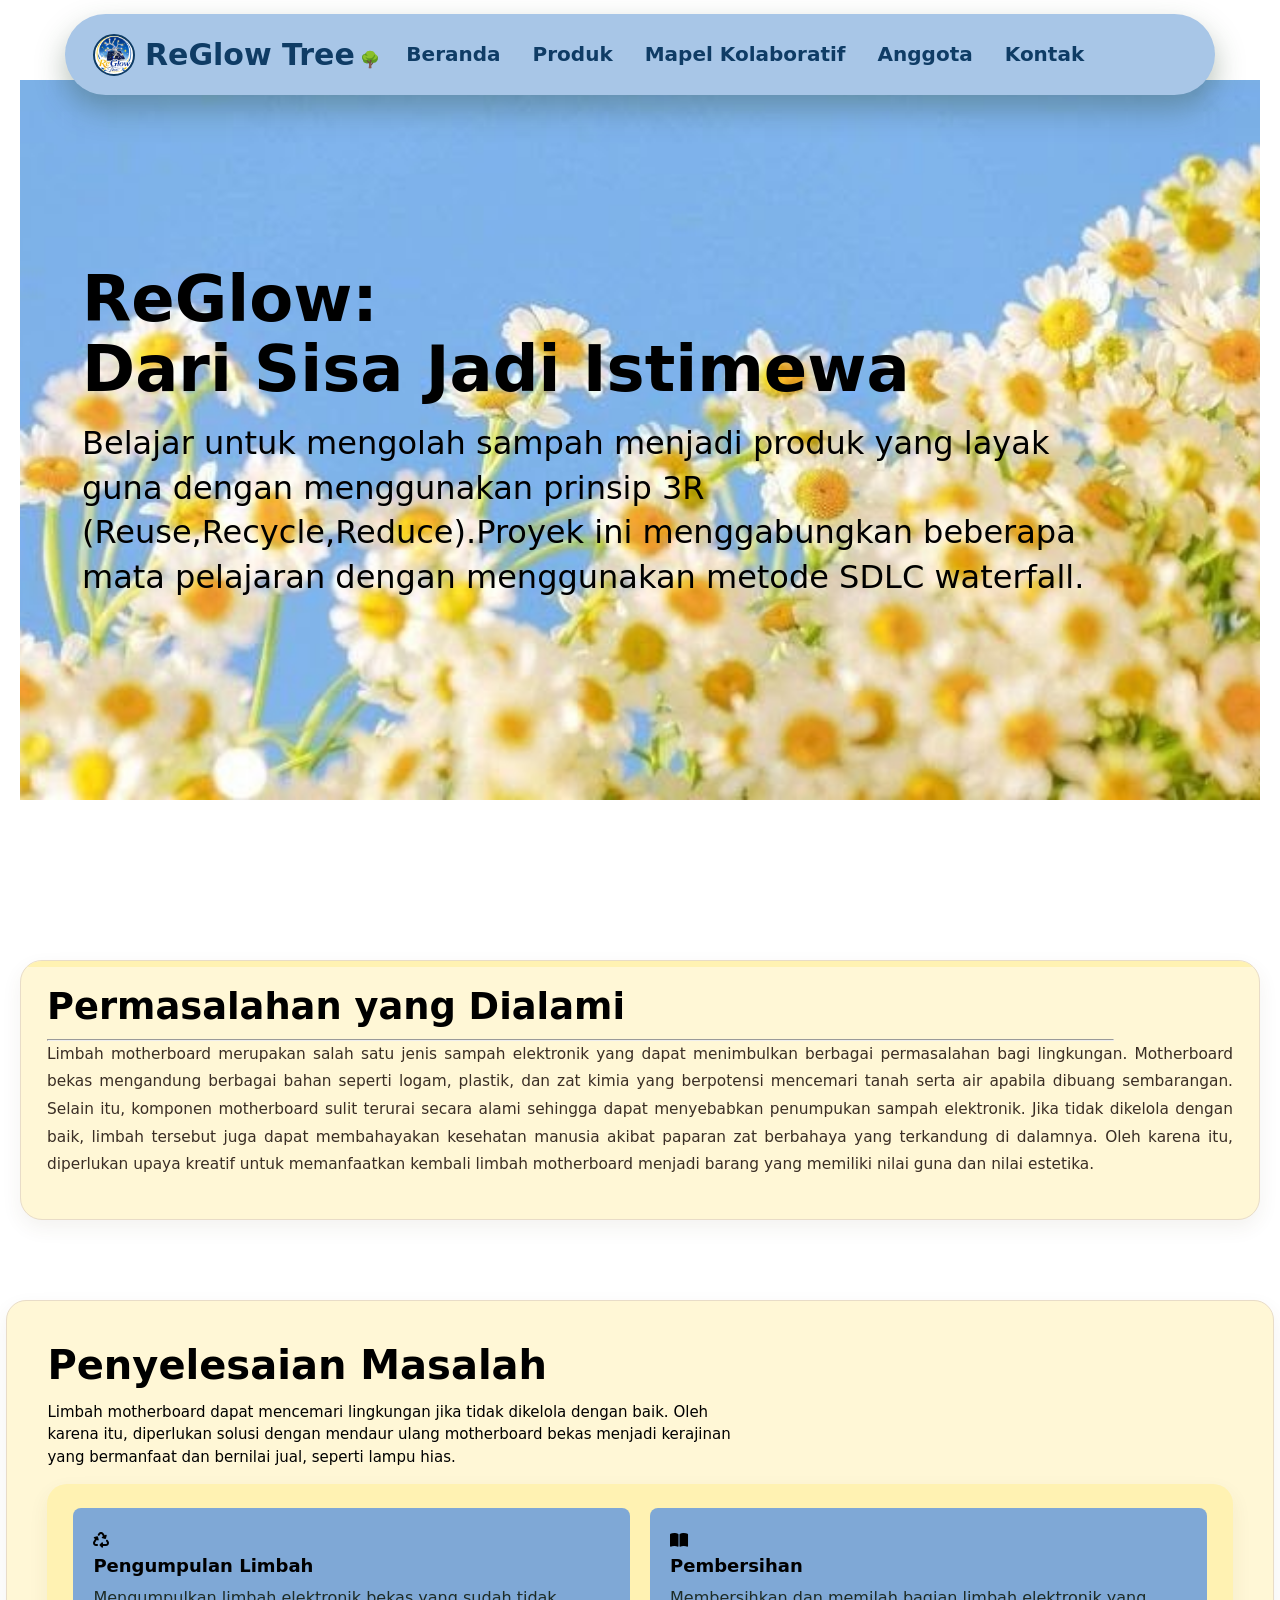
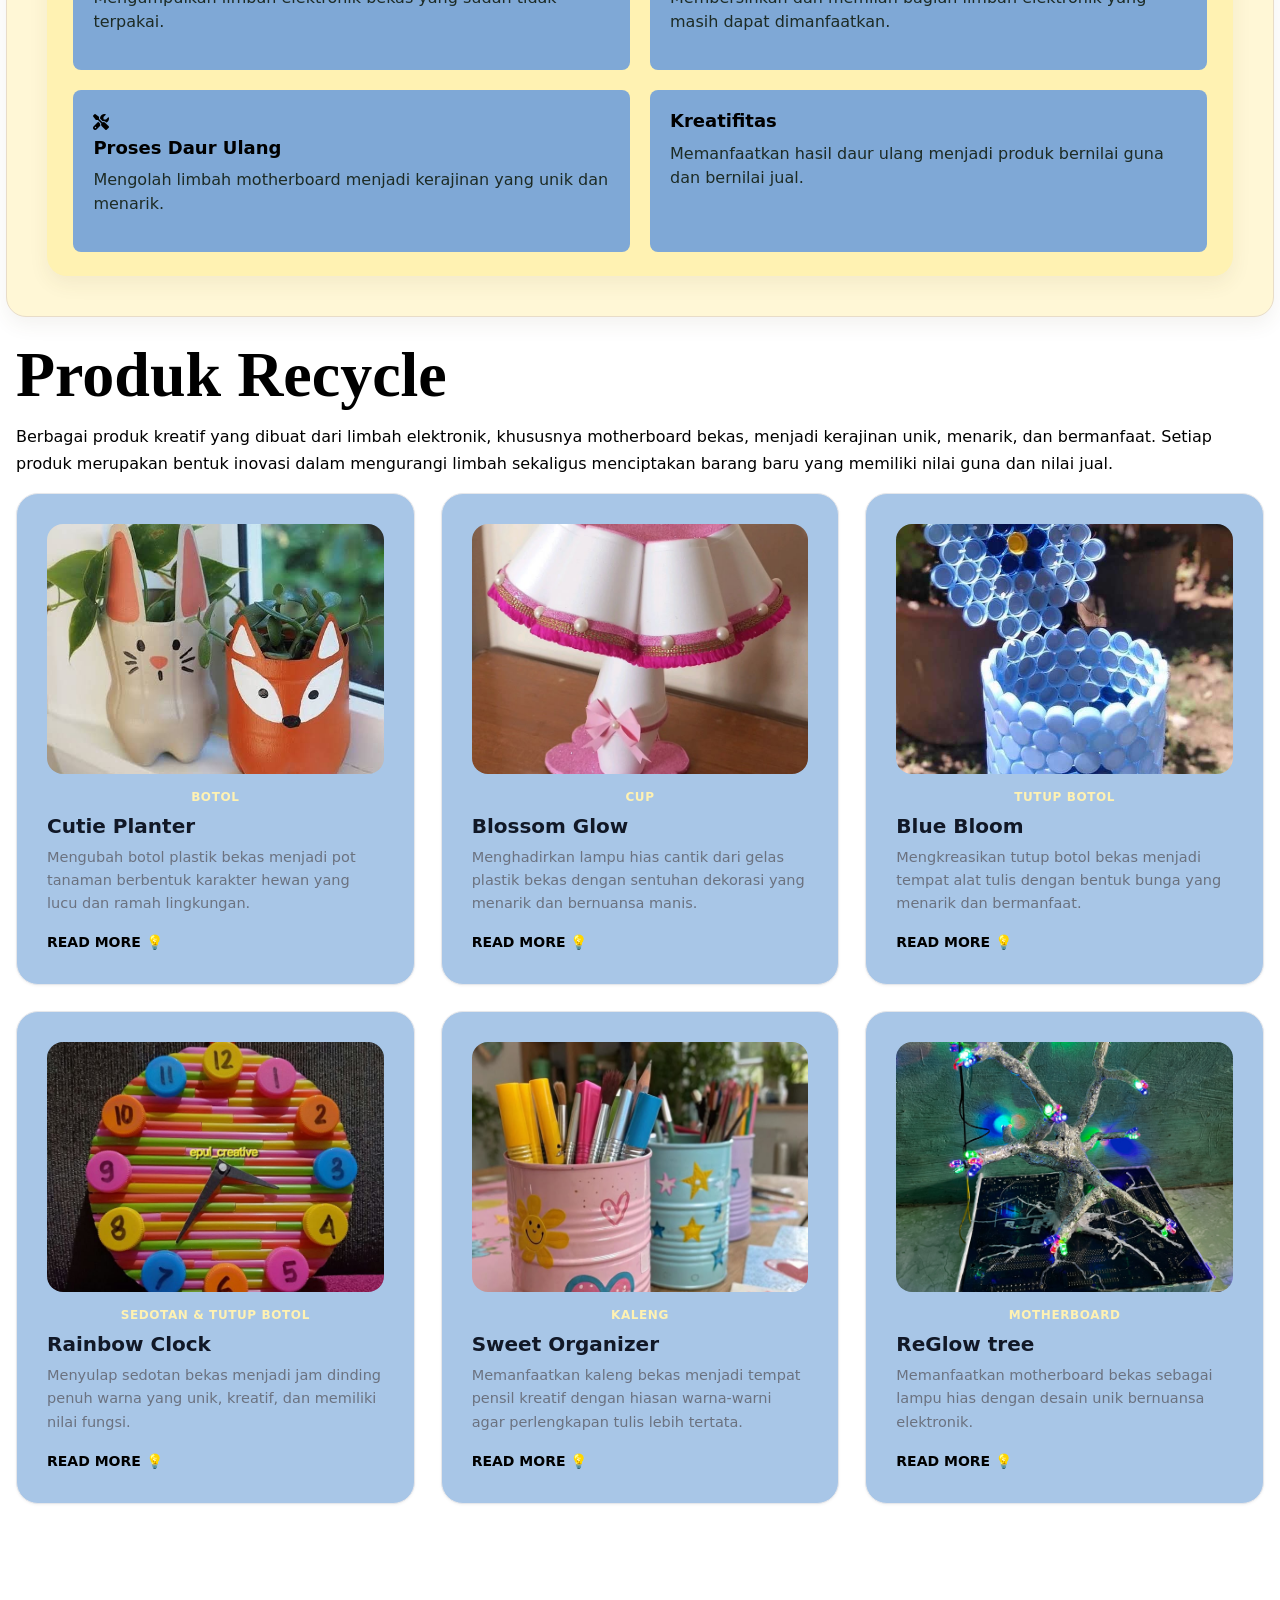
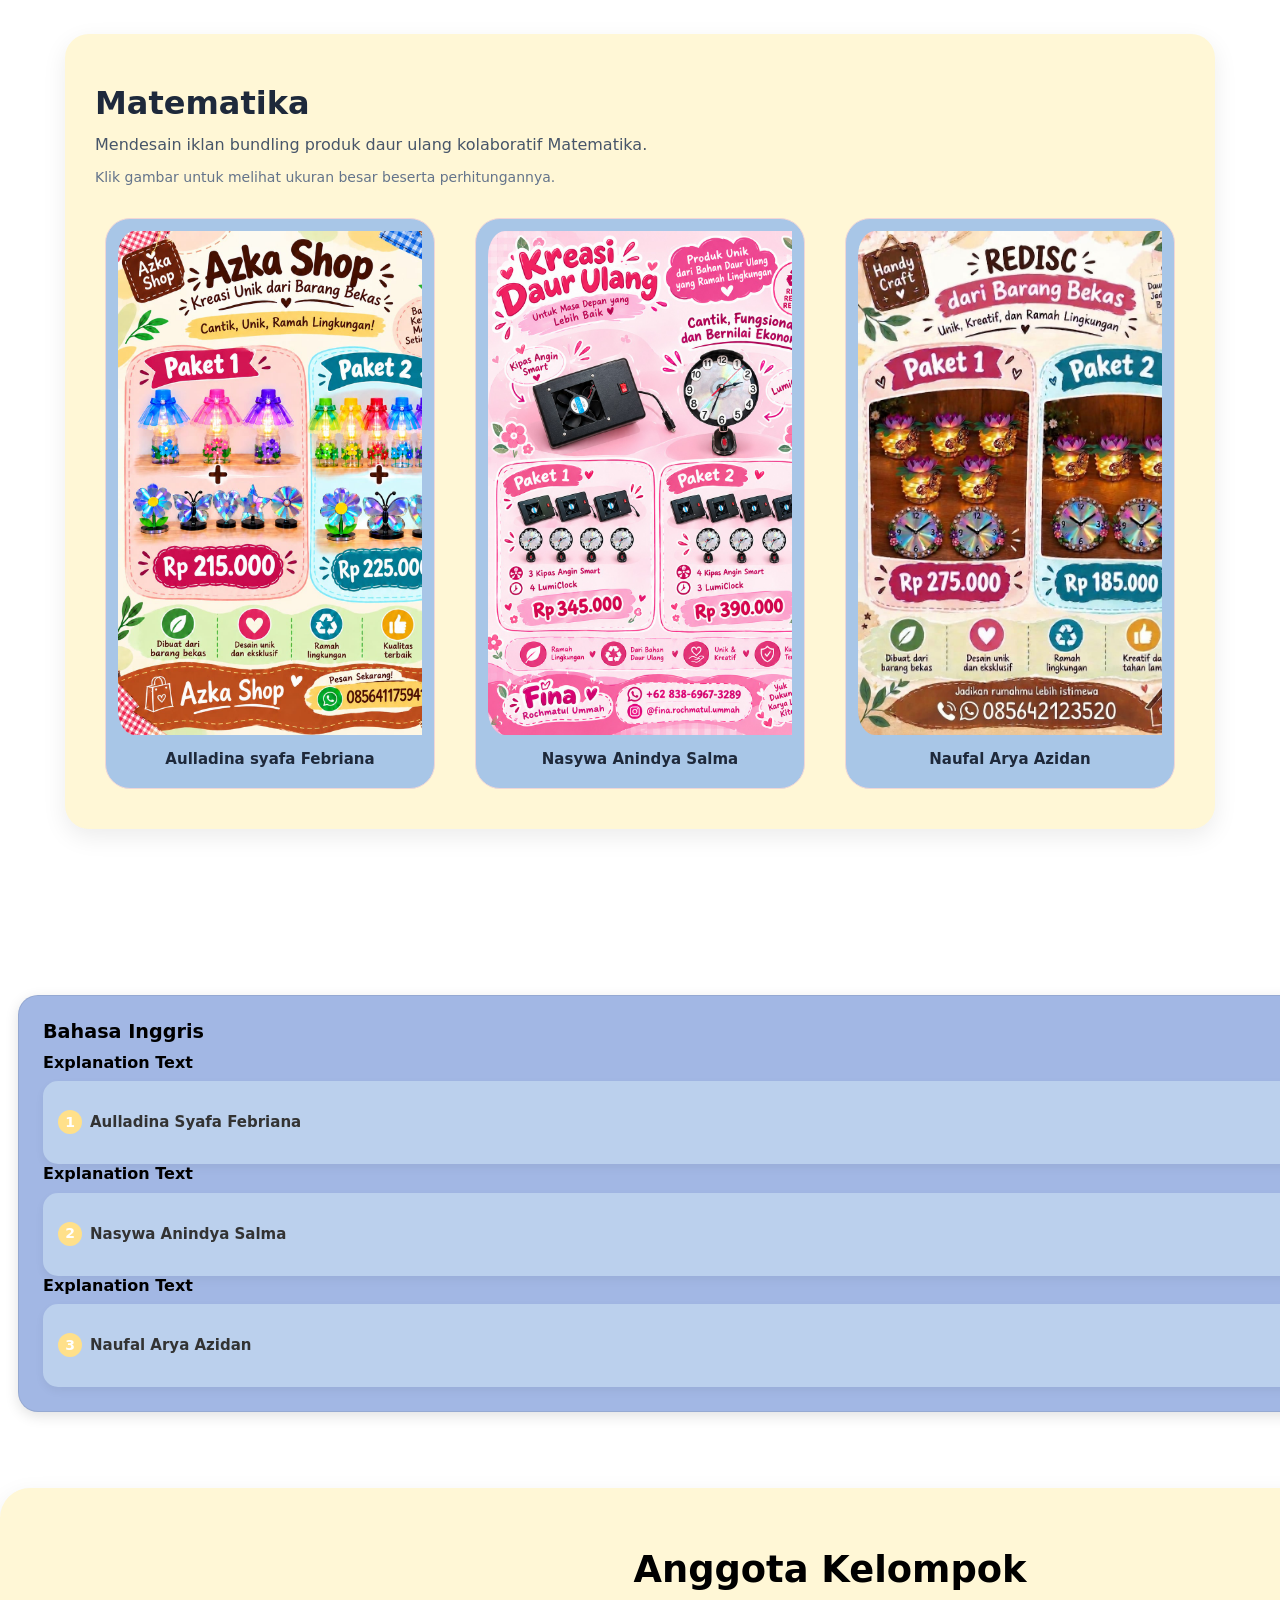
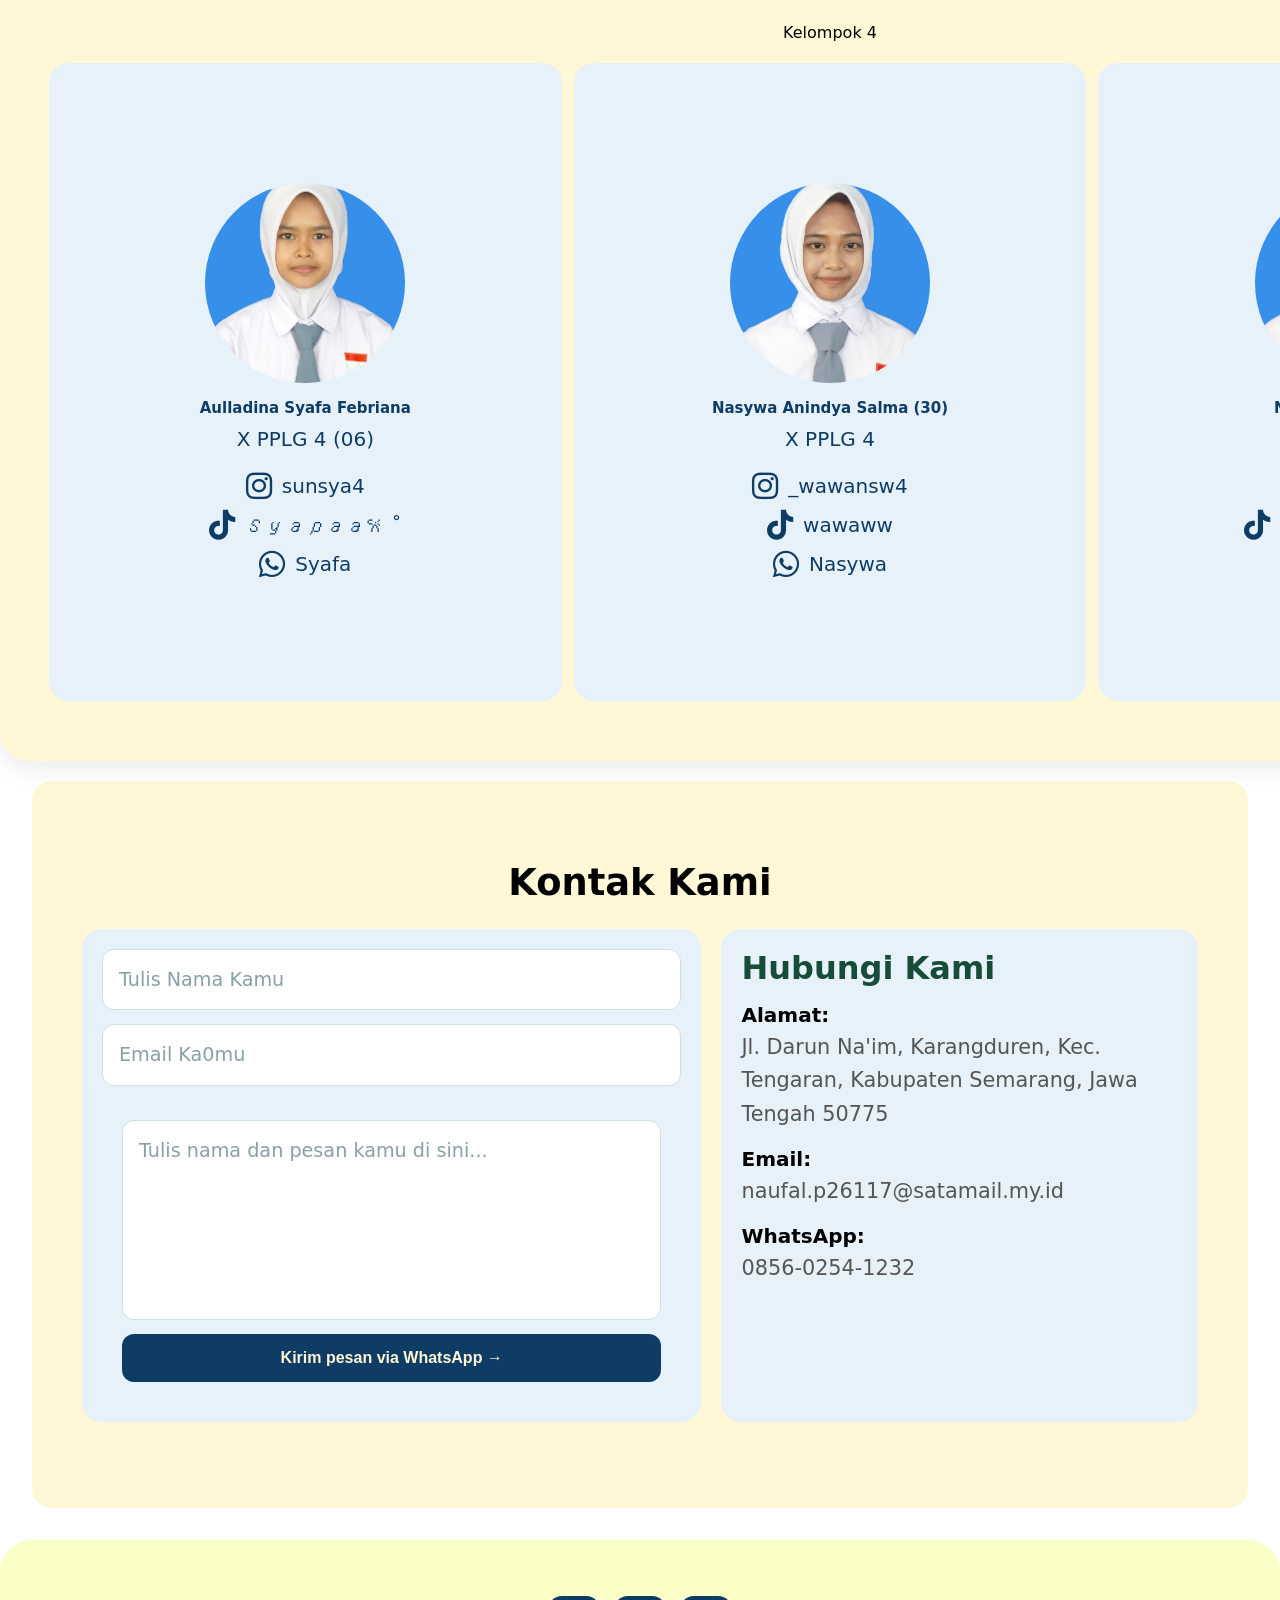
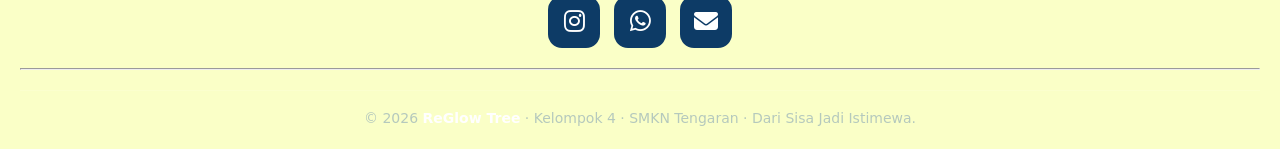
<file: index.html>
<!DOCTYPE html>
<html lang="en">
<head>
  <meta charset="UTF-8">
  <meta name="viewport" content="width=device-width, initial-scale=1.0">
  <title>Document</title>
  <link rel="stylesheet" href="style.css">
  <link rel="stylesheet" href="https://cdnjs.cloudflare.com/ajax/libs/font-awesome/6.5.1/css/all.min.css">
</head>
<body>
  <section class="home" id="home">
  <nav>
  <div class="nav-container">
            <div class="logo">
                <img src="logoproduk-removebg-preview.png" alt="ReGlow Tree Logo">
                <span>ReGlow Tree</span>
            <div class="container">
        <ul>
            <li><a href="index.html#home">Beranda</a></li>
            <li><a href="index.html#produk">Produk</a></li>
            <li><a href="index.html#mapel">Mapel Kolaboratif</a></li>
            <li><a href="index.html#anggota">Anggota</a></li>
            <li><a href="index.html#kontak">Kontak</a></li>
        </ul>
            </div>
            </div>
            </div>
  </nav>

  <div class="background">
  <div class="hero-text">
   <header>
      <h1>ReGlow:<br>Dari Sisa Jadi Istimewa</h1>
      <div>
        <p>
          Belajar untuk mengolah sampah menjadi produk yang layak guna dengan menggunakan prinsip 3R (Reuse,Recycle,Reduce).Proyek ini menggabungkan beberapa mata pelajaran dengan menggunakan metode SDLC waterfall.
        </p>
      </div>
  </div>
  </div>
   </header>
  </section>

  <section class="main" id="about">
  <section class="panel-permasalahan">
      <div>
        <h2><b>Permasalahan yang Dialami</b></h2>
        <hr class="hero-text">
        <p>
          Limbah motherboard merupakan salah satu jenis sampah elektronik yang dapat menimbulkan berbagai permasalahan bagi lingkungan. Motherboard bekas mengandung berbagai bahan seperti logam, plastik, dan zat kimia yang berpotensi mencemari tanah serta air apabila dibuang sembarangan. Selain itu, komponen motherboard sulit terurai secara alami sehingga dapat menyebabkan penumpukan sampah elektronik. Jika tidak dikelola dengan baik, limbah tersebut juga dapat membahayakan kesehatan manusia akibat paparan zat berbahaya yang terkandung di dalamnya. Oleh karena itu, diperlukan upaya kreatif untuk memanfaatkan kembali limbah motherboard menjadi barang yang memiliki nilai guna dan nilai estetika.
        </p>
      </div>
  </section>
  </section>

      <div class="section-container">
        <div class="section-header">
            <h2><b>Penyelesaian Masalah</b></h2>
            <p>
              Limbah motherboard dapat mencemari lingkungan jika tidak dikelola dengan baik. Oleh karena itu, diperlukan solusi dengan mendaur ulang motherboard bekas menjadi kerajinan yang bermanfaat dan bernilai jual, seperti lampu hias.
            </p>
        </div>

      <div class="grid-container">
          <div class="card">
            <div class="icon-wrapper"><a class="fa-solid fa-recycle"></a></div>
            <h3>Pengumpulan Limbah</h3>
            <p>Mengumpulkan limbah elektronik bekas yang sudah tidak terpakai.</p>
        </div>

          
        <div class="card">
            <div class="icon-wrapper"><a class="fa-solid fa-book-open"></a></div>
            <h3>Pembersihan</h3>
            <p>Membersihkan dan memilah bagian limbah elektronik yang masih dapat dimanfaatkan.</p>
          
          </div>

          <div class="card">
            <div class="icon-wrapper"><a class="fa-solid fa-screwdriver-wrench"></a></div>
            <h3>Proses Daur Ulang</h3>
            <p>Mengolah limbah motherboard menjadi kerajinan  yang unik dan menarik.</p>
          </div>

          <div class="card">
            <div><a></a></div>
            <h3>Kreatifitas</h3>
            <p>Memanfaatkan hasil daur ulang menjadi produk bernilai guna dan bernilai jual.</p>
          </div>
        </div>
      </div>

    <section class="produk" id="produk">
    <div class="produk-header">
          <h2>Produk Recycle</h2>
          <p class="section-intro">
            Berbagai produk kreatif yang dibuat dari limbah elektronik, khususnya motherboard bekas, menjadi kerajinan unik, menarik, dan bermanfaat. Setiap produk merupakan bentuk inovasi dalam mengurangi limbah sekaligus menciptakan barang baru yang memiliki nilai guna dan nilai jual.
          </p>
    </div>

    <div class="product-grid">

      <div class="product-card">
      <div class="product-image-placeholder">
        <img src="pot.jpeg" alt="Cutie Planter">
      </div>

      <div class="product-content">
        <span class="product-category">Botol</span>
        <h4 class="product-title">Cutie Planter</h4>
        <p class="product-description">Mengubah botol plastik bekas menjadi pot tanaman berbentuk karakter hewan yang lucu dan ramah lingkungan.</p>
      </div>
        <a href="produk1.html" class="product-link">READ MORE 💡 </a>
      </div>

      <div class="product-card">
      <div class="product-image-placeholder">
        <img src="cup lampu.jpeg" alt="Blossom Glow">
      </div>

      <div class="product-content">
        <span class="product-category">Cup</span>
        <h4 class="product-title">Blossom Glow</h4>
        <p class="product-description">Menghadirkan lampu hias cantik dari gelas plastik bekas dengan sentuhan dekorasi yang menarik dan bernuansa manis.</p>
      </div>
         <a href="produk2.html" class="product-link">READ MORE 💡 </a>
      </div>

      <div class="product-card">
      <div class="product-image-placeholder">
        <img src="tempat sampah.jpeg" alt="Blue Bloom">
      </div>
      <div class="product-content">
        <span class="product-category">Tutup Botol</span>
        <h4 class="product-title">Blue Bloom</h4>
        <p class="product-description">Mengkreasikan tutup botol bekas menjadi tempat alat tulis dengan bentuk bunga yang menarik dan bermanfaat.</p>
      </div>
        <a href="produk3.html" class="product-link">READ MORE 💡 </a>
      </div>

      <div class="product-card">
      <div class="product-image-placeholder">
        <img src="jam.jpeg" alt="Rainbow Clock">
      </div>

      <div class="product-content">
        <span class="product-category">Sedotan & Tutup Botol</span>
        <h4 class="product-title">Rainbow Clock</h4>
        <p class="product-description">Menyulap sedotan bekas menjadi jam dinding penuh warna yang unik, kreatif, dan memiliki nilai fungsi.</p>
      </div>
        <a href="produk4.html" class="product-link">READ MORE 💡 </a>
      </div>


      <div class="product-card">
      <div class="product-image-placeholder">
        <img src="tempat pencil.jpeg" alt="Sweet Organizer">
      </div>

        <div class="product-content">
          <span class="product-category">Kaleng</span>
          <h4 class="product-title">Sweet Organizer</h4>
          <p class="product-description">Memanfaatkan kaleng bekas menjadi tempat pensil kreatif dengan hiasan warna-warni agar perlengkapan tulis lebih tertata.</p>
        </div>
          <a href="produk5.html" class="product-link">READ MORE 💡 </a>
        </div>

        <div class="product-card">
        <div class="product-image-placeholder">
          <img src="new.jpeg" alt="ReGlow tree">
        </div>

        <div class="product-content">
          <span class="product-category">Motherboard</span>
          <h4 class="product-title">ReGlow tree</h4>
          <p class="product-description">Memanfaatkan motherboard bekas sebagai lampu hias dengan desain unik bernuansa elektronik.</p>
        </div>
          <a href="produk6.html" class="product-link">READ MORE 💡 </a>
        </div>
    </div>
    </section>
      
    <section class="mapel" id="mapel">
    <div class="subject">
          <h3>Matematika</h3>
          <p>Mendesain iklan bundling produk daur ulang kolaboratif Matematika.</p>
          <p class="hint">Klik gambar untuk melihat ukuran besar beserta perhitungannya.</p>
  
        <div class="gallery">

       <details>
        <summary>
          <figure>
            <button class="thumb" type="button"
                data-judul="Paket Bundling: Lumiclok, Ecoclok">
            <img src="zaka.jpeg"
               alt="Iklan paket bundling Lumiclok, Ecoclok ">
            </button>
            <figcaption>Aulladina syafa Febriana</figcaption>
          </figure>
        </summary>
      
        <div class="keterangan">
          <p><b>Misalkan</b><br>x = Lumiclock <br>y = Ecoclok</p>
          <p><b>Persamaan paket</b></p>
          <code>
          3x + 5y = 215.000
          5x + 3y = 225.000
          </code>

          <p><b>Penyelesaian</b></p>
          <ul type="none">
            <li>Persamaan (2) - (1):<b> x = 30.000</b>.</li>
            <li>Substitusi x untuk mencari nilai y (1):</li>
            <li><b>3x + 5y = 215.000</b></li>
            <li><b>3.(30.000)+ 5 = 215.000</b></li>
            <li><b> 90.000 + 5y = 215.000</b></li>
            <li><b> 5y = 215.000 - 90.000</b></li>
            <li><b> y = 125.000 : 5</b></li>
            <li><b> y = 25.000</b></li>
          </ul>
          <p class="hasil">Hasil: x = Rp30.000. y = Rp 25.000</p>
        </div>
       </details>
    
        <details>
          <summary>
            <figure>
              <button class="thumb" type="button"
                data-judul="Paket Bundling: Sistem Persamaan Harga Tiga Produk">
              <img src="nasywamtk.jpeg"
               alt="Iklan paket bundling dengan sistem persamaan harga tiga produk">
              </button>
              <figcaption>Nasywa Anindya Salma</figcaption>
            </figure>
          </summary>

          <div class="keterangan">
            <p><b>Misalkan</b><br>x = Kipas Angin Smart <br>y = Lumiclok</p>
            <p><b>Persamaan paket</b></p>
            <code>
            3x + 4y = 345.000
            4y + 3y = 390.000
            </code>

            <p><b>Penyelesaian</b></p>
          <ul type="none">
            <li>Persamaan (2) - (1):<b>y = 30.000</b>.</li>
            <li>Substitusi y untuk mencari nilai x </li>
            <li><b>4x + 3y = 390.000</b></li>
            <li><b>4x + 3.(30.000) = 390.000</b></li>
            <li><b> 4x + 90.000 = 390.000</b></li>
            <li><b> 4x = 390.000 - 90.000</b></li>
            <li><b> 4x = 300.000 : 4</b></li>
            <li><b> x = 75.000</b></li>
          </ul>
            <p class="hasil">Hasil: x = Rp75.000 · y = Rp30.000 ·</p>
          </div>
        </details>

        <details>
          <summary>
            <figure>
            <button class="thumb" type="button"
                data-judul="Paket Bundling: Rak Buku, Jam Motherboard, Mug Ecoprint">
            <img src="aryamtk.jpeg"
               alt="Iklan paket bundling dengan variabel rak buku, jam motherboard, dan mug ecoprint">
            </button>
              <figcaption>Naufal Arya Azidan</figcaption>
            </figure>
          </summary>

        <div class="keterangan">
          <p>
            <b>Misalkan</b><br>x=harga 1 lampu hias dvd<br>y=harga 1 jam dvd
          </p>
          <p>
            <b>Persamaan paket</b>
          </p>
          <code>
            5x+2y=275.000
            3x+2y=185.000
          </code>

          <p><b>Penyelesaian</b></p>
          <ul type="none">
            <li>Persamaan (2) - (1):<b> x = 45.000</b>.</li>
            <li>Substitusi x untuk mencari nilai y</li>
            <li><b>5x + 2y = 275.000</b></li>
            <li><b>5.(45.000) + 2y = 275.000</b></li>
            <li><b>225.000 + 2y = 275.000</b></li>
            <li><b> 2y = 275.000 - 225.000</b></li>
            <li><b> 2y = 50.000 : 2 </b></li>
            <li><b> y = 25.000</b></li>
          </ul>
          <p class="hasil">Hasil: x = Rp45.000 · y = 25.000>·</p>
        </div>
        </details>
        </div>
    </div>
    </section>

  
<section class="english-bg" id="english-bg">
  <div class="box-english">
  <div class="inggris">
    <h3>Bahasa Inggris</h3>
    <h4>Explanation Text</h4>
    <div class="kotak-utama">
      <input type="radio" name="tombol-menu" id="klik-buka1" class="pemicu-buka1">
      <input type="radio" name="tombol-menu" id="klik-tutup1" class="pemicu-tutup1" checked>
              <div class="baris-atas">
            <div class="bagian-kiri">
                <span class="logo-nomor">1</span>
                <span class="nama">Aulladina Syafa Febriana</span>
            </div>
      <label for="klik-buka1" class="tombol-tampil">▶️ Tampilkan Teks</label>
            <label for="klik-tutup1" class="tombol-sembunyi">▼ Sembunyikan Teks</label>
        </div>
        <div class="hidden-text">
   <p>
      Electronic waste is one of the environmental problems caused by the rapid development of technology. Many computer components, such as motherboards, are discarded when they are damaged or no longer needed. However, these components can still be reused to create something useful and beautiful. One creative way to reduce electronic waste is by transforming an old motherboard into a decorative lamp. This transformation shows how unused electronic materials can become an attractive and valuable product.
    </p>
    <p>
      The transformation begins with preparing an old motherboard, wires, LED lights, and other supporting materials. The wires are arranged and shaped to create a small decorative tree with several twigs. Colorful LED lights are added to make the tree look brighter and more attractive. The motherboard is then prepared to serve as the base of the lamp. Each component is carefully arranged and connected to create a beautiful decoration.
    </p>
    <p>
      After all the parts are prepared, the decorative tree is placed on the motherboard, which serves as the base or stand of the lamp. The wires are arranged into tree-shaped twigs, with colorful LED lights at their ends. The motherboard provides a sturdy base and makes the decoration look more unique. After the adapter is connected, the lights can shine beautifully. Finally, the materials become a creative and attractive decorative lamp.
    </p>
    <p>
      As a result, an old motherboard is transformed into a unique decorative lamp stand with beautiful glowing twigs. The colorful LED lights make the product look more attractive and brighten up the room. Besides being a creative decoration, this product gives unused electronic components a new purpose. Therefore, this project helps reduce electronic waste and encourages people to recycle old materials into useful products.
    </p>
      </div>
    </div>
  </div>

  <h4>Explanation Text</h4>
    <div class="kotak-utama">
      <input type="radio" name="tombol-menu" id="klik-buka2" class="pemicu-buka2">
      <input type="radio" name="tombol-menu" id="klik-tutup2" class="pemicu-tutup2" checked>
              <div class="baris-atas">
            <div class="bagian-kiri">
              <span class="logo-nomor">2</span>
              <span class="nama"> Nasywa Anindya Salma</span>
            </div>
      <label for="klik-buka2" class="tombol-tampil">▶️ Tampilkan Teks</label>
            <label for="klik-tutup2" class="tombol-sembunyi">▼ Sembunyikan Teks</label>
          </div>
        <div class="hidden-text">
    <p>
      Electronic waste is an environmental issue stemming from rapid technological advancement. Motherboards are one such type of electronic waste. If discarded improperly, this waste can have harmful effects on both humans and the environment. To prevent such negative impacts, we can recycle this waste into useful items—for instance, by transforming it into a decorative lamp shaped like a tree.
    </p>
    <p>
      The recycling process begins by selecting discarded, unused motherboards and cleaning them to remove any dust or debris. Components that protrude significantly from the motherboard should be removed to save space. At this stage, the motherboard—typically used as the primary circuit board for a computer—is repurposed into a decorative element with artistic value.
    </p>
    <p>
      The cleaned motherboard is combined with wire shaped like a tree, with colorful LED lights attached to serve as leaves. The LEDs are positioned to produce a beautiful, multicolored glow. This combination creates an attractive and striking appearance. Once all components and electrical circuits are properly installed, the upcycled product is ready for use.
    </p>
    <p>
      It is far better to recycle a damaged computer motherboard and transform it into something useful rather than discarding it carelessly, which can have harmful effects on both humans and the environment. This product serves not only as room decor—as a decorative lamp—but also helps reduce the accumulation of electronic waste. Therefore, repurposing waste into a functional item is a tangible step that significantly contributes to creating a safe and clean environment.
    </p>
      </div>
    </div>
  
  <h4>Explanation Text</h4>
    <div class="kotak-utama">
      <input type="radio" name="tombol-menu" id="klik-buka3" class="pemicu-buka3">
      <input type="radio" name="tombol-menu" id="klik-tutup3" class="pemicu-tutup3" checked>
              <div class="baris-atas">
              <div class="bagian-kiri">
              <span class="logo-nomor">3</span>
              <span class="nama"> Naufal Arya Azidan</span>
    </div>
      <label for="klik-buka3" class="tombol-tampil">▶️ Tampilkan Teks</label>
            <label for="klik-tutup3" class="tombol-sembunyi">▼ Sembunyikan Teks</label>
        </div>
        <div class="hidden-text">
    <p>
      An electronic tree is a creative product made from discarded electronic components, such as LED lights, wires, and other unused electronic parts. This project serves as a way to reduce electronic waste, which can be harmful to the environment. By repurposing these discarded materials, we can transform waste into beautiful and useful decorations.
    </p>
    <p>
      The creation process begins by collecting discarded electronic components, such as LED lights, wires, and small circuit boards. These materials are cleaned and prepared before being assembled into the shape of a tree. Next, the electronic components are attached to a main frame to form the trunk, branches, and tree decorations. Finally, the LED lights are installed to make the tree look more attractive.
    </p>
    <p>
      Once all the components have been arranged and attached, an electronic tree begins to take shape. The "branches" are adorned with repurposed electronic materials, creating a unique appearance, while LED lights produce a beautiful luminous effect. Upon completion of the assembly process, the electronic tree serves as a decorative piece that can be displayed in a home or a classroom.
    </p>
    <p>
      As a result, discarded electronic components are transformed into attractive "electronic trees." These products serve a decorative purpose and can be displayed as creative ornaments. Furthermore, this project fosters creativity, collaboration, and environmental awareness. Therefore, recycling electronic waste into electronic trees is a meaningful way to reduce waste and support a cleaner environment.
    </p>
        </div>
    </div>
      </div>
</section>

  <section class="anggota" id="anggota">
    <h2 style="text-align: center;"Anggota Kelompok">Anggota Kelompok</h2>
    <p style="text-align: center;"Anggota Kelompok">Kelompok 4</p>
  <div class="team-container">

    <!-- ANGGOTA 1 --> 
    <div class="member-card">
      <img src="aulladina.jpeg" alt="Aulladina Syafa Febriana, anggota kelompok">
      <h3>Aulladina Syafa Febriana</h3>
      <p>X PPLG 4 (06)</p>
      <div class="sosmed">
        <a href="https://instagram.com/sunsya4" target="_blank" class="sosmed-item ig">
          <i class="fab fa-instagram"></i> <span>sunsya4</span>
        </a>
        <a href="https://www.tiktok.com/@mo0nsya4" target="_blank" class="sosmed-item tiktok">
          <i class="fab fa-tiktok"></i> <span>𝘚𝘺𝘢𝘱𝘢𝘢𐙚 ˚</span>
        </a>
        <a href="https://wa.me/qr/DJWFDWNZ7PPBK1?s=r" class="sosmed-item whatsapp">
          <i class="fab fa-whatsapp"></i> <span>Syafa</span>
        </a>
      </div>
    </div>

    <div class="member-card">
      <img src="nasywa.jpeg" alt="Nasywa, anggota kelompok">
      <h3>Nasywa Anindya Salma (30)</h3>
      <p>X PPLG 4</p>
      <div class="sosmed">
        <a href="https://www.instagram.com/_wawansw4?xtok=OXV5OGFmNzF0OXVo" target="_blank" class="sosmed-item ig">
          <i class="fab fa-instagram"></i> <span> _wawansw4</span>
        </a>
        <a href="https://tiktok.com/@nswaw_" target="_blank" class="sosmed-item tiktok">
          <i class="fab fa-tiktok"></i> <span>wawaww</span>
        </a>
        <a href="https://wa.me/qr/JW5PR7WBBWBSB1" class="sosmed-item whatsapp">
          <i class="fab fa-whatsapp"></i> <span>Nasywa</span>
        </a>
      </div>
</div>

    <div class="member-card">
      <img src="naufal.jpeg" alt="Naufal, anggota kelompok">
      <h3>Naufal Arya Azidan</h3>
      <p>X PPLG 4 (31)</p>
      <div class="sosmed">
        <a href="https://www.instagram.com/opo.arya?mdxt=MXF2NWVqNnI5OXY2dQ==" target="_blank" class="sosmed-item ig">
          <i class="fab fa-instagram"></i> <span>opo.arya</span>
        </a>
        <a href="https://tiktok.com/@miegorengsedwap" target="_blank" class="sosmed-item tiktok">
          <i class="fab fa-tiktok"></i> <span>miegorengsedwap</span>
        </a>
        <a href="https://wa.me/6285602541232" class="sosmed-item whatsapp">
          <i class="fab fa-whatsapp"></i> <span>Arya</span>
        </a>
      </div>
    </div>
  </div>
</section>

    <link rel="stylesheet"
    href="https://cdnjs.cloudflare.com/ajax/libs/font-awesome/6.5.0/css/all.min.css">

<section class="kontak" id="kontak">
  <div class="kontak-judul">
  <h2 style="text-align: center;"Kontak Kami">Kontak Kami</h2>
  <p class="kontak-sub"></p>
  <div class="kontak-grid">

<div class="kontak-input">
    <input type="text" id="Nama" placeholder="Tulis Nama Kamu">
    <input type="text" id="Email" placeholder="Email Ka0mu">
    <form class="kontak-input" action="https://wa.me/6285702071973" method="get" target="_blank">
      <textarea name="text" rows="8" placeholder="Tulis nama dan pesan kamu di sini..." required></textarea>
      <button type="submit">Kirim pesan via WhatsApp →</button>
  </div>
</form>

    <div class="kontak-hub">
      <h3>Hubungi Kami</h3>
      <h4>Alamat:</h4>
      <p>Jl. Darun Na'im, Karangduren, Kec. Tengaran, Kabupaten Semarang, Jawa Tengah 50775</p>
      <h4>Email:</h4>
      <p>naufal.p26117@satamail.my.id</p>
      <h4>WhatsApp:</h4>
      <p><a href="https://wa.me/6285602541232" target="_blank">0856-0254-1232</a></p>
    </div>
  </div>
</section>
</section>

<!-- FOOTER -->

<footer class="footer">
    <div class="footer-logo" >
        </div>
          <div>

            <div class="social">
                <a href="https://www.instagram.com/_wawansw4?xtok=OXV5OGFmNzF0OXVo" aria-label="Instagram">
                    <i class="fa-brands fa-instagram"></i>
                </a>

                <a href="https://wa.me/qr/DJWFDWNZ7PPBK1?s=r" aria-label="WhatsApp">
                    <i class="fa-brands fa-whatsapp"></i>
                </a>

                <a href="mailto:terserah281515@gmail.com" aria-label="email">
                    <i class="fa-solid fa-envelope"></i>
                </a>
               </div>
            </div>
        </div>
     <hr>


    <!-- COPYRIGHT -->
    <div class="copyright">
        © 2026 <strong>ReGlow Tree</strong> ·
        Kelompok 4 · SMKN Tengaran · Dari Sisa Jadi Istimewa.
    </div>
</footer>

</body>
</html>
</file>
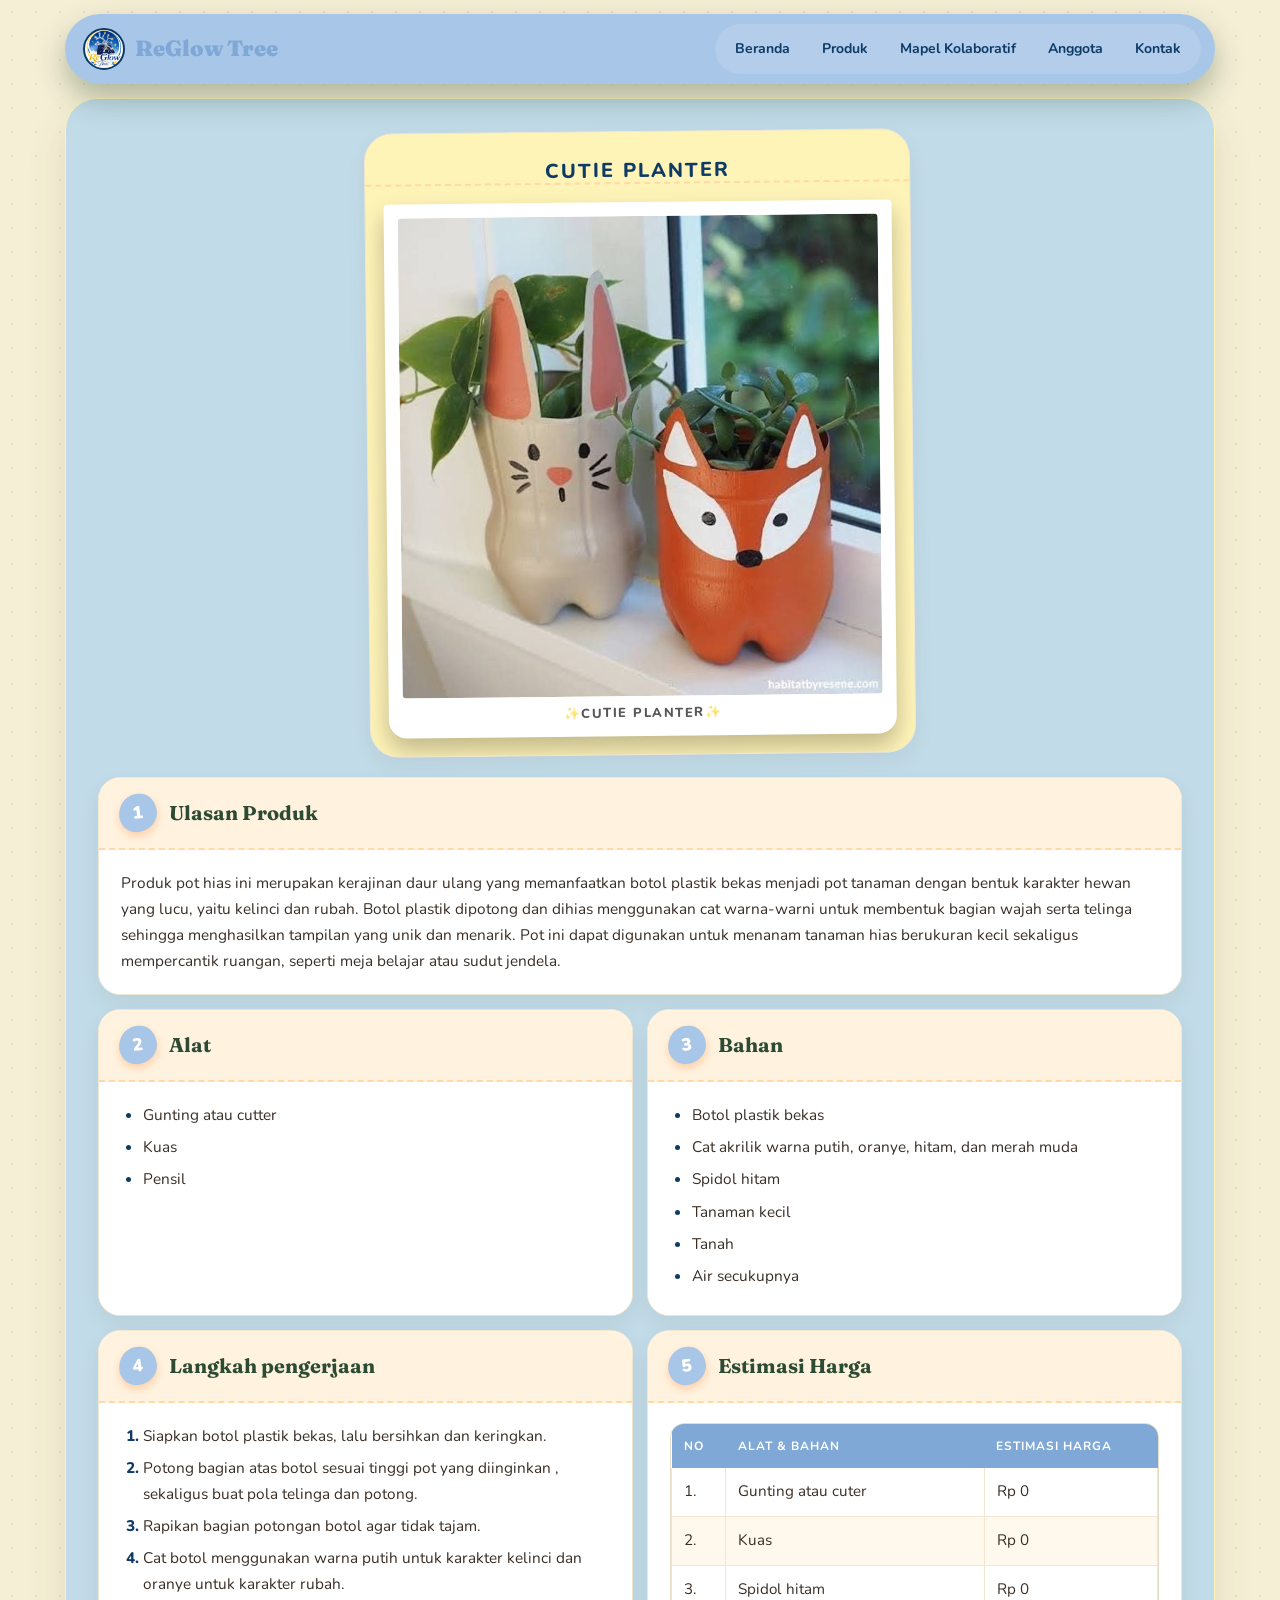
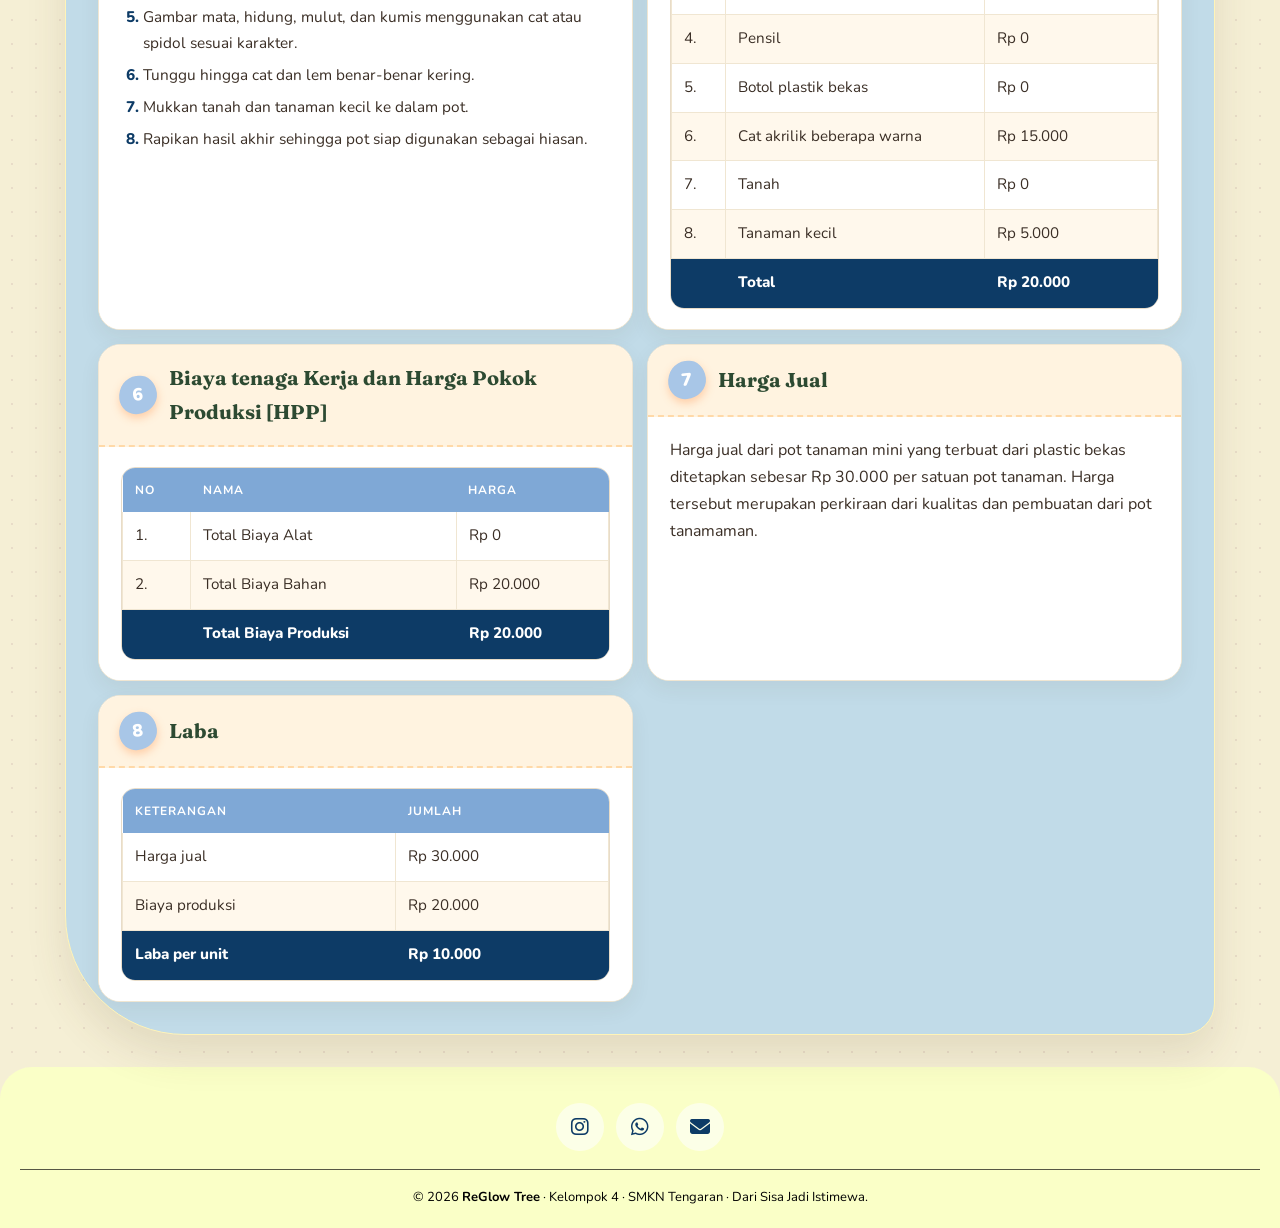
<file: produk1.html>
<!DOCTYPE html>
<html lang="en">
<head>
    <meta charset="UTF-8">
    <meta name="viewport" content="width=device-width, initial-scale=1.0">
    <title>Document</title>
    <link rel="stylesheet" href="produk1.css">
</head>
<body>
<nav>
  <div class="nav-container">
            <div class="logo">
                <img src="logoproduk-removebg-preview.png" alt="ReGlow Tree Logo">
                <span>ReGlow Tree</span>
        </div>
      <div class="container">
        <ul>
            <li><a href="index.html#home">Beranda</a></li>
            <li><a href="index.html#produk">Produk</a></li>
            <li><a href="index.html#mapel">Mapel Kolaboratif</a></li>
            <li><a href="index.html#member-wo">Anggota</a></li>
            <li><a href="index.html#contact">Kontak</a></li>
        </ul>
          </div>
        </div>
  </nav>

    <div class="box">
        <div class="main-container">
<section class="card">
                <div class="card-title"><h1></h1></div>
                <div class="card-body">
    <div class="box-img">
      <img src="pot.jpeg" alt="card" class="card-img">
    </div>
</section>
<aside class="right-content">
    <section class="card">
    <div class="card-title"><h3>Ulasan Produk</h3></div>
    <div class="card-body">
        <p>
            Produk pot hias ini merupakan kerajinan daur ulang yang memanfaatkan botol plastik bekas menjadi pot tanaman dengan bentuk karakter hewan yang lucu, yaitu kelinci dan rubah. Botol plastik dipotong dan dihias menggunakan cat warna-warni untuk membentuk bagian wajah serta telinga sehingga menghasilkan tampilan yang unik dan menarik. Pot ini dapat digunakan untuk menanam tanaman hias berukuran kecil sekaligus mempercantik ruangan, seperti meja belajar atau sudut jendela. 
        </p>
    </div>
    </section>

    <section class="card">
          <div class="card-title"><h2>Alat</h2></div>
          <div class="card-body">
        <ul >
            <li>Gunting atau cutter</li>
            <li>Kuas</li>
            <li>Pensil</li>
        </ul>
    </div>
    </section>

    <section class="card">
          <div class="card-title"><h2>Bahan</h2></div>
          <div class="card-body">
        <ul>
            <li>Botol plastik bekas</li>
            <li>Cat akrilik warna putih, oranye, hitam, dan merah muda</li>
            <li>Spidol hitam</li>
            <li>Tanaman kecil </li>
            <li>Tanah</li>
            <li>Air secukupnya</li>
        </ul>
    </div>
    </section>

    <section class="card">
          <div class="card-title"><h2>Langkah pengerjaan</h2></div>
          <div class="card-body">
        <ol>
            <li>Siapkan botol plastik bekas, lalu bersihkan dan keringkan.
            <li>Potong bagian atas botol sesuai tinggi pot yang diinginkan , sekaligus buat pola telinga dan potong.</li>
            <li>Rapikan bagian potongan botol agar tidak tajam.</li>
            <li>Cat botol menggunakan warna putih untuk karakter kelinci dan oranye untuk karakter rubah.</li>
            <li>Gambar mata, hidung, mulut, dan kumis menggunakan cat atau spidol sesuai karakter.</li>
            <li>Tunggu hingga cat dan lem benar-benar kering.</li>
            <li>Mukkan tanah dan tanaman kecil ke dalam pot.</li>
            <li>Rapikan hasil akhir sehingga pot siap digunakan sebagai hiasan.</li>
        </ol>
    </div>
    </section>

    <section class="card">
          <div class="card-title"><h2>Estimasi Harga</h2></div>
          <div class="card-body">
            <div class="table-wrap">
        <table>
            <thead>
                <tr><th>No</th><th>Alat & Bahan</th><th>Estimasi Harga</th></tr>
            <tbody>
                <tr><td>1.</td><td>Gunting atau cuter</td><td>Rp 0</td></tr>
                <tr><td>2.</td><td>Kuas</td><td>Rp 0</td></tr>
                <tr><td>3.</td><td>Spidol hitam</td><td>Rp 0</td></tr>
                <tr><td>4.</td><td>Pensil</td><td>Rp 0</td></tr>
                <tr><td>5.</td><td>Botol plastik bekas</td><td>Rp 0</td></tr>
                <tr><td>6.</td><td>Cat akrilik beberapa warna</td><td>Rp 15.000</td></tr>
                <tr><td>7.</td><td>Tanah</td><td>Rp 0</td></tr>
                <tr><td>8.</td><td>Tanaman kecil</td><td>Rp 5.000</td></tr>
                <tr class="total"><td></td><td>Total</td><td>Rp 20.000</td></tr>
            </tbody>
        </table>
       </div>
     </div>
    </section>

    <section class="card">
          <div class="card-title"><h2>Biaya tenaga Kerja dan Harga Pokok Produksi [HPP] </h2></div>
          <div class="card-body">
            <div class="table-wrap">
            <table>
            <thead>
                <tr><th>No</th><th>Nama</th><th>Harga</th></tr>
            </thead>
            <tbody>
                <tr><td>1.</td><td>Total Biaya Alat</td><td>Rp 0</td></tr>
                <tr><td>2.</td><td>Total Biaya Bahan</td><td>Rp 20.000</td></tr>
                <tr class="total"><td></td><td>Total Biaya Produksi</td><td>Rp 20.000</td></tr>
            </tbody>
            </table>
            </div>
          </div>
    </section>

    <section class="card">
          <div class="card-title"><h2>Harga Jual</h2></div>
          <div class="card-body">
        <picture>
          Harga jual dari pot tanaman mini yang terbuat dari plastic bekas ditetapkan sebesar Rp 30.000 per satuan pot tanaman. Harga tersebut merupakan perkiraan dari kualitas dan pembuatan dari pot tanamaman.
        </p>
        </div>
    </section>

    <section class="card">
          <div class="card-title"><h2>Laba</h2></div>
          <div class="card-body">
            <div class="table-wrap">
            <table>
            <thead>
                <tr><th>Keterangan</th><th>Jumlah</th></tr>
            </thead>
            <tbody>
                <tr><td>Harga jual</td><td>Rp 30.000</td></tr>
                <tr><td>Biaya produksi</td><td>Rp 20.000</td></tr>
                <tr class="total"><td>Laba per unit</td><td>Rp 10.000</td></tr>
            </tbody>
            </table>
            </div>
          </div>
    </section>
</aside>
        </div>
    </div>
 </div>
<link rel="stylesheet"
    href="https://cdnjs.cloudflare.com/ajax/libs/font-awesome/6.5.0/css/all.min.css">

<footer class="footer">
    <div class="footer-logo" >
        </div>
          <div>
            <div class="social">
                <a href="https://www.instagram.com/_wawansw4?xtok=OXV5OGFmNzF0OXVo" aria-label="Instagram">
                    <i class="fa-brands fa-instagram"></i>
                </a>

                <a href="https://wa.me/qr/DJWFDWNZ7PPBK1?s=r" aria-label="WhatsApp">
                    <i class="fa-brands fa-whatsapp"></i>
                </a>

                <a href="mailto:terserah281515@gmail.com" aria-label="email">
                    <i class="fa-solid fa-envelope"></i>
                </a>
            </div>
          </div>
        </div>
    </div>

    <!-- COPYRIGHT -->
    <div class="copyright">
        © 2026 <strong>ReGlow Tree</strong> ·
        Kelompok 4 · SMKN Tengaran · Dari Sisa Jadi Istimewa.
    </div>

</footer>

</body>
</html>
</file>
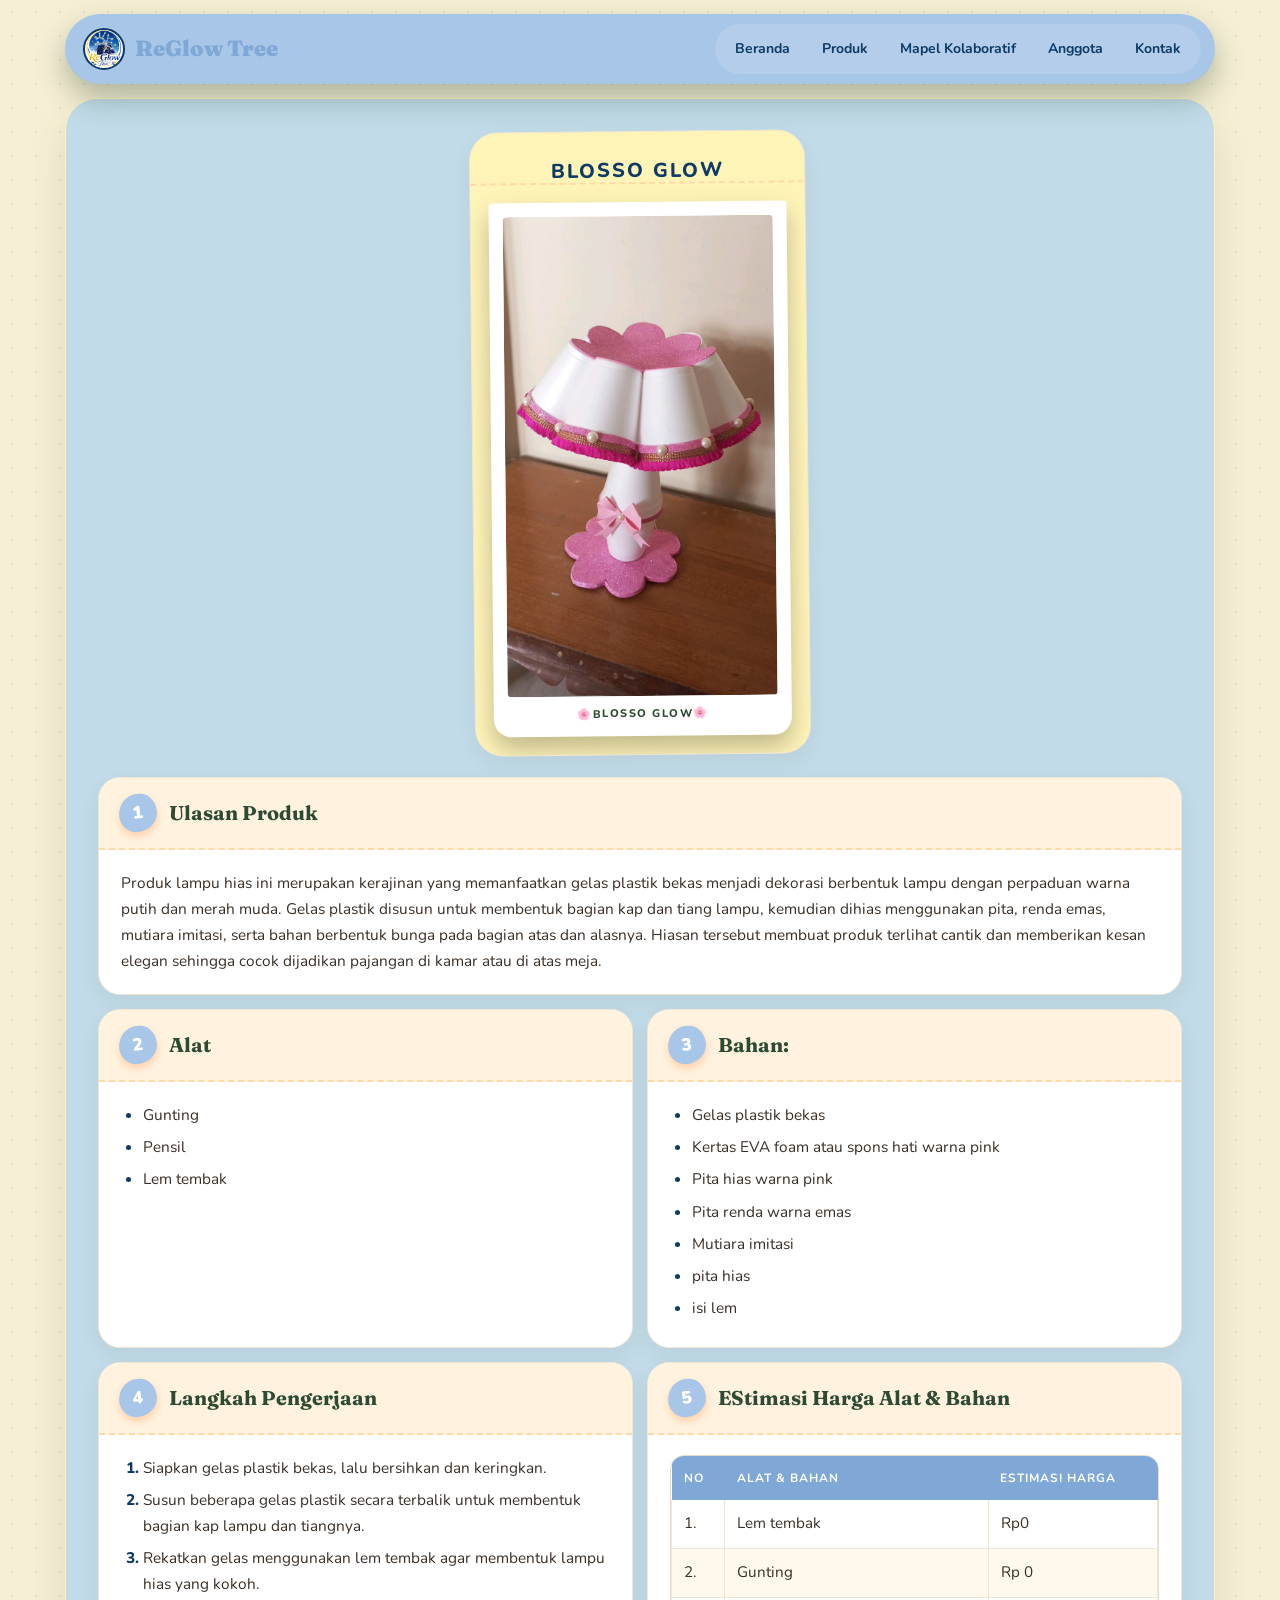
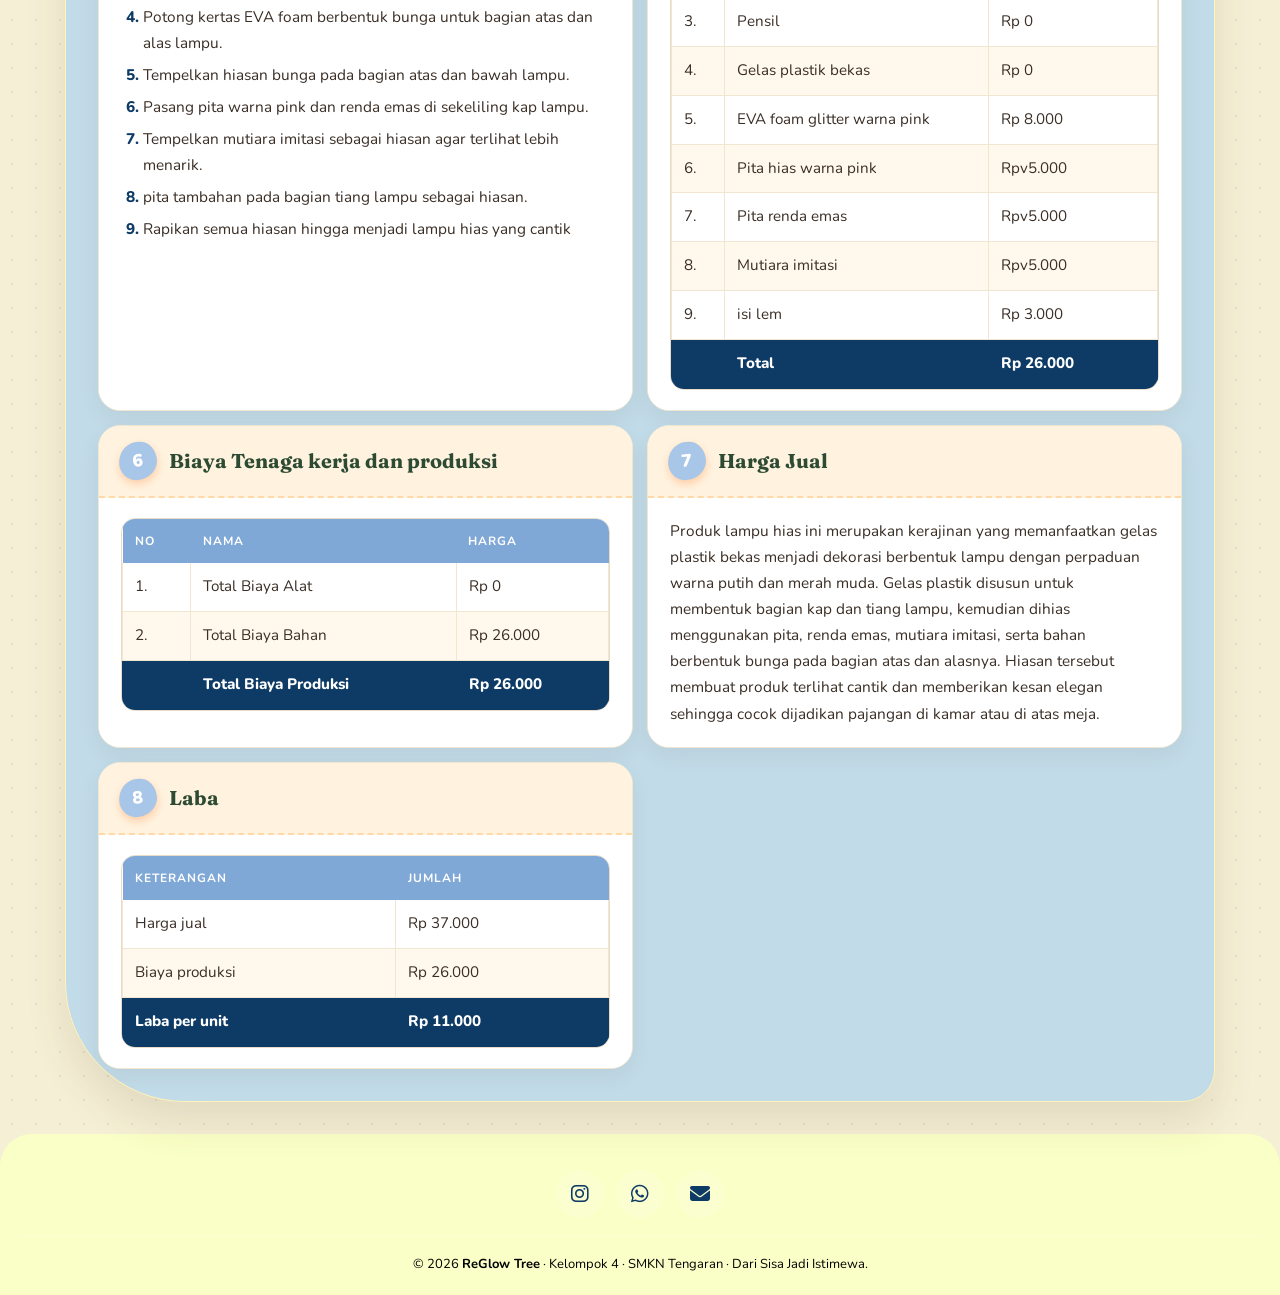
<file: produk2.html>
<!DOCTYPE html>
<html lang="en">
<head>
    <meta charset="UTF-8">
    <meta name="viewport" content="width=device-width, initial-scale=1.0">
    <title>Document</title>
    <link rel="stylesheet" href="produk2.css">
</head>

<body>
    <nav>
    <div class="nav-container">
            <div class="logo">
                <img src="logoproduk-removebg-preview.png" alt="ReGlow Tree Logo">
                <span>ReGlow Tree</span>
            </div>
      <div class="container">
        <ul>
            <li><a href="index.html#home">Beranda</a></li>
            <li><a href="index.html#produk">Produk</a></li>
            <li><a href="index.html#mapel">Mapel Kolaboratif</a></li>
            <li><a href="index.html#member-wo">Anggota</a></li>
            <li><a href="index.html#contact">Kontak</a></li>
        </ul>
      </div>
      </div>
    </nav>

    <div class="box">
        <div class="main-container">
            <section class="card">
                <div class="card-title"><h1></h1></div>
                <div class="card-body">
    <div class="box-img">
      <img src="cup lampu.jpeg" alt="card" class="card-img">
    </div>
</section>
<aside class="right-content">
    <section class="card">
    <div class="card-title"><h3>Ulasan Produk</h3></div>
    <div class="card-body">
        <p>
            Produk lampu hias ini merupakan kerajinan yang memanfaatkan gelas plastik bekas menjadi dekorasi berbentuk lampu dengan perpaduan warna putih dan merah muda. Gelas plastik disusun untuk membentuk bagian kap dan tiang lampu, kemudian dihias menggunakan pita, renda emas, mutiara imitasi, serta bahan berbentuk bunga pada bagian atas dan alasnya. Hiasan tersebut membuat produk terlihat cantik dan memberikan kesan elegan sehingga cocok dijadikan pajangan di kamar atau di atas meja. 
        </p>
    </div>
    </section>

    <section class="card">
          <div class="card-title"><h2>Alat</h2></div>
          <div class="card-body">
        <ul >
            <li>Gunting</li>
            <li>Pensil</li>
            <li>Lem tembak</li>
        </ul>
         </div>
    </section>
          
    <section class="card">
          <div class="card-title"><h2>Bahan:</h2></div>
          <div class="card-body">
        <ul>
            <li>Gelas plastik bekas</li>
            <li>Kertas EVA foam atau spons hati warna pink</li>
            <li>Pita hias warna pink</li>
            <li>Pita renda warna emas</li>
            <li>Mutiara imitasi</li>
            <li>pita hias</li>
            <li>isi lem</li>
        </ul>
    </div>
    </section>

    <section class="card">
          <div class="card-title"><h2>Langkah Pengerjaan</h2></div>
          <div class="card-body">
        <ol>
            <li>Siapkan gelas plastik bekas, lalu bersihkan dan keringkan.</li>
                <li>Susun beberapa gelas plastik secara terbalik untuk membentuk bagian kap lampu dan tiangnya.</li>
                <li>Rekatkan gelas menggunakan lem tembak agar membentuk lampu hias yang kokoh.</li>
                <li>Potong kertas EVA foam berbentuk bunga untuk bagian atas dan alas lampu.</li>
                <li>Tempelkan hiasan bunga pada bagian atas dan bawah lampu.</li>
                <li>Pasang pita warna pink dan renda emas di sekeliling kap lampu.</li>
                <li>Tempelkan mutiara imitasi sebagai hiasan agar terlihat lebih menarik.</li>
                <li>pita tambahan pada bagian tiang lampu sebagai hiasan.</li>
                <li>Rapikan semua hiasan hingga menjadi lampu hias yang cantik</li>
        </ol>
    </div>
    </section>

    <section class="card">
          <div class="card-title"><h2>EStimasi Harga Alat & Bahan</h2></div>
          <div class="card-body">
            <div class="table-wrap">
            <table>
            <thead>
                <tr><th>No</th><th>Alat & Bahan</th><th>Estimasi Harga</th></tr>
            <tbody>
                <tr><td>1.</td><td>Lem tembak  </td><td>Rp0</td></tr>
                <tr><td>2.</td><td>Gunting</td><td>Rp 0</td></tr>
                <tr><td>3.</td><td>Pensil</td><td>Rp 0</td></tr>
                <tr><td>4.</td><td>Gelas plastik bekas</td><td>Rp 0</td></tr>
                <tr><td>5.</td><td>EVA foam glitter warna pink</td><td>Rp 8.000</td></tr>
                <tr><td>6.</td><td>Pita hias warna pink</td><td>Rpv5.000</td></tr>
                <tr><td>7.</td><td>Pita renda emas</td><td>Rpv5.000</td></tr>
                <tr><td>8.</td><td>Mutiara imitasi</td><td>Rpv5.000</td></tr>
                <tr><td>9.</td><td>isi lem</td><td>Rp 3.000</td></tr>
                <tr class="total"><td></td><td>Total</td><td>Rp 26.000</td></tr>
            </tbody>
            </table>
            </div>
          </div>
    </section>

    <section class="card">
          <div class="card-title"><h2>Biaya Tenaga kerja dan produksi</h2></div>
          <div class="card-body">
            <div class="table-wrap">
        <table>
            <thead>
                <tr><th>No</th><th>Nama</th><th>Harga</th></tr>
            </thead>
            <tbody>
                <tr><td>1.</td><td>Total Biaya Alat</td><td>Rp 0</td></tr>
                <tr><td>2.</td><td>Total Biaya Bahan</td><td>Rp 26.000</td></tr>
                <tr class="total"><td></td><td>Total Biaya Produksi</td><td>Rp 26.000</td></tr>
            </tbody>
        </table>
            </div>
        </div>
    </section>

    <section class="card">
          <div class="card-title"><h2>Harga Jual</h2></div>
          <div class="card-body">
        <p>
            Produk lampu hias ini merupakan kerajinan yang memanfaatkan gelas plastik bekas menjadi dekorasi berbentuk lampu dengan perpaduan warna putih dan merah muda. Gelas plastik disusun untuk membentuk bagian kap dan tiang lampu, kemudian dihias menggunakan pita, renda emas, mutiara imitasi, serta bahan berbentuk bunga pada bagian atas dan alasnya. Hiasan tersebut membuat produk terlihat cantik dan memberikan kesan elegan sehingga cocok dijadikan pajangan di kamar atau di atas meja. 
        </p>
          </div>
    </section>

<section class="card">
          <div class="card-title"><h2>Laba</h2></div>
          <div class="card-body">
            <div class="table-wrap">
        <table>
            <thead>
                <tr><th>Keterangan</th><th>Jumlah</th></tr>
            </thead>
            <tbody>
                <tr><td>Harga jual</td><td>Rp 37.000</td></tr>
                <tr><td>Biaya produksi</td><td>Rp 26.000</td></tr>
                <tr class="total"><td>Laba per unit</td><td>Rp 11.000</td></tr>
            </tbody>
        </table>
            </div>
    </section>
    </aside>
    </div>
</div>

     <!-- FOOTER -->
<link rel="stylesheet"
    href="https://cdnjs.cloudflare.com/ajax/libs/font-awesome/6.5.0/css/all.min.css">

<footer class="footer">
    <div class="footer-logo" >
        </div>
          <div>

            <div class="social">
                <a href="https://www.instagram.com/_wawansw4?xtok=OXV5OGFmNzF0OXVo" aria-label="Instagram">
                    <i class="fa-brands fa-instagram"></i>
                </a>

                <a href="https://wa.me/qr/DJWFDWNZ7PPBK1?s=r" aria-label="WhatsApp">
                    <i class="fa-brands fa-whatsapp"></i>
                </a>

                <a href="mailto:terserah281515@gmail.com" aria-label="email">
                    <i class="fa-solid fa-envelope"></i>
                </a>
               </div>
            </div>
        </div>

    </div>

    <!-- COPYRIGHT -->
    <div class="copyright">
        © 2026 <strong>ReGlow Tree</strong> ·
        Kelompok 4 · SMKN Tengaran · Dari Sisa Jadi Istimewa.
    </div>

</footer>

</body>
</html>
</file>
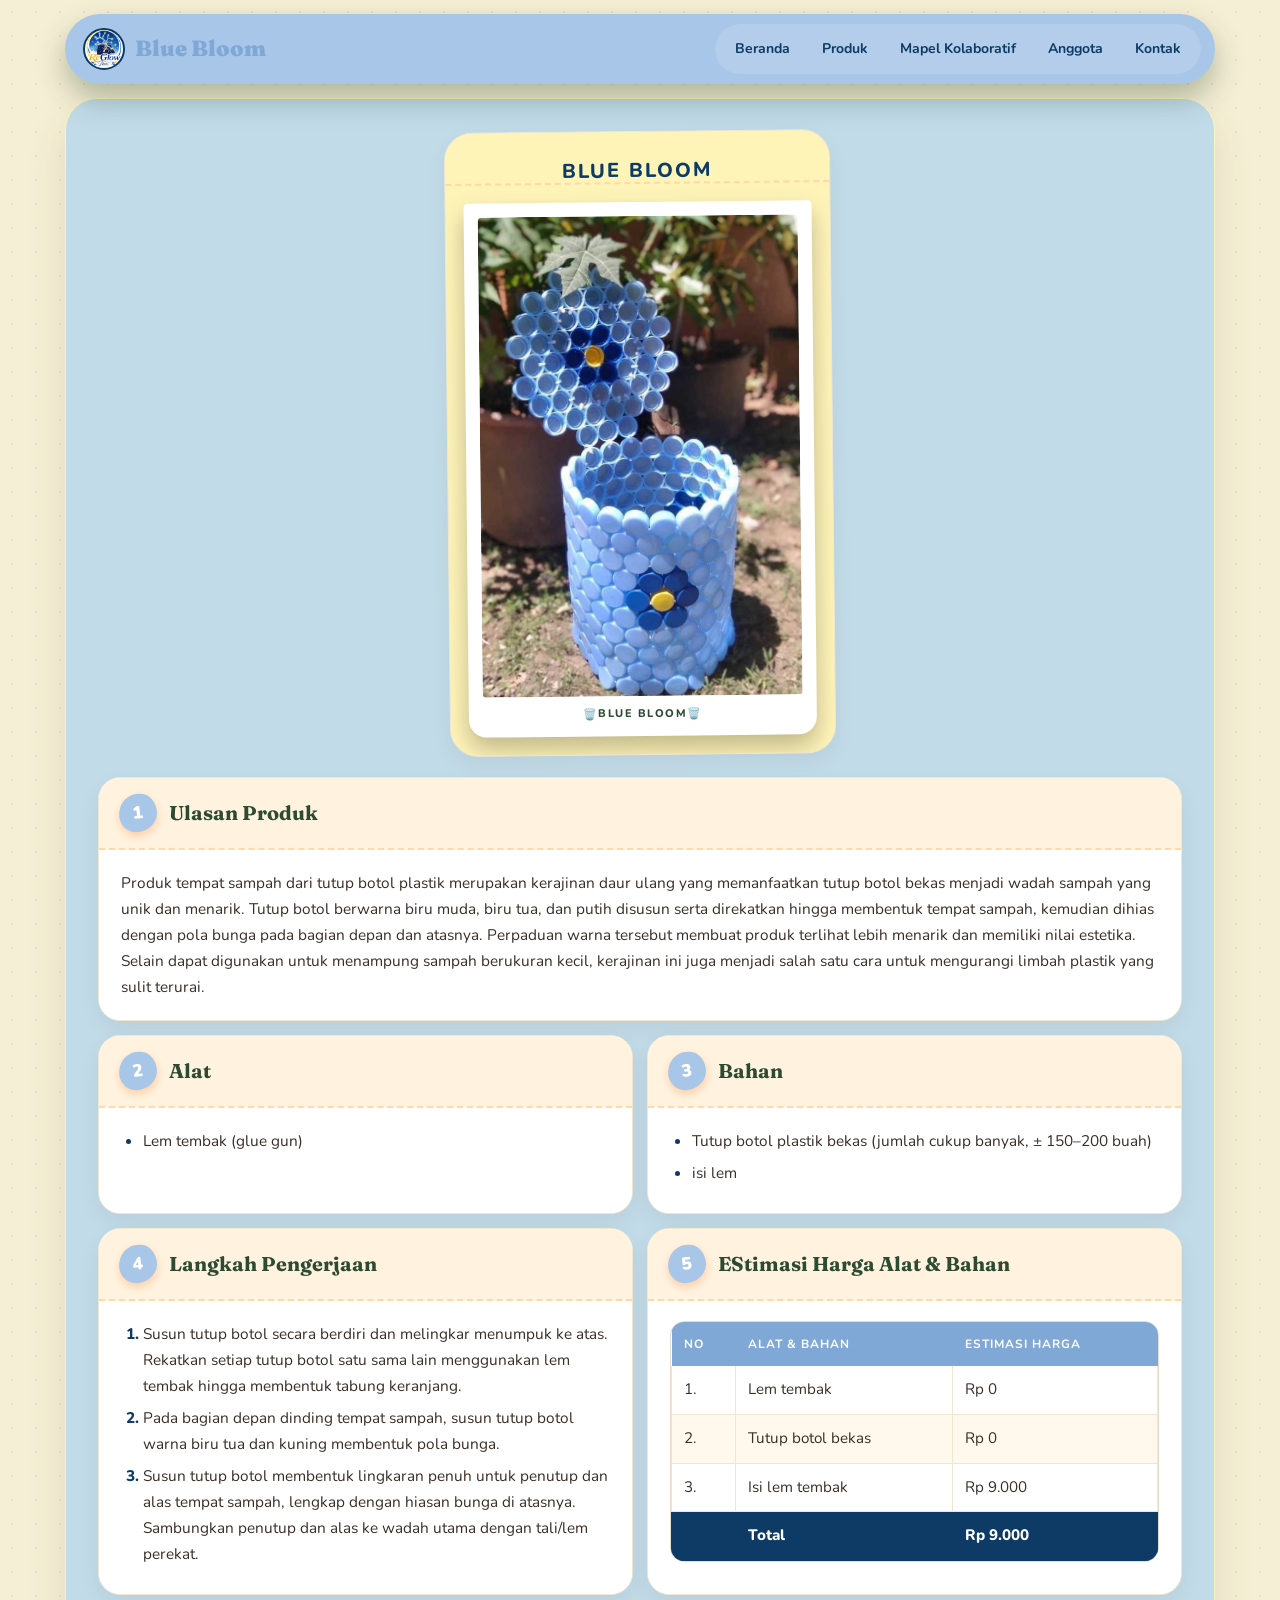
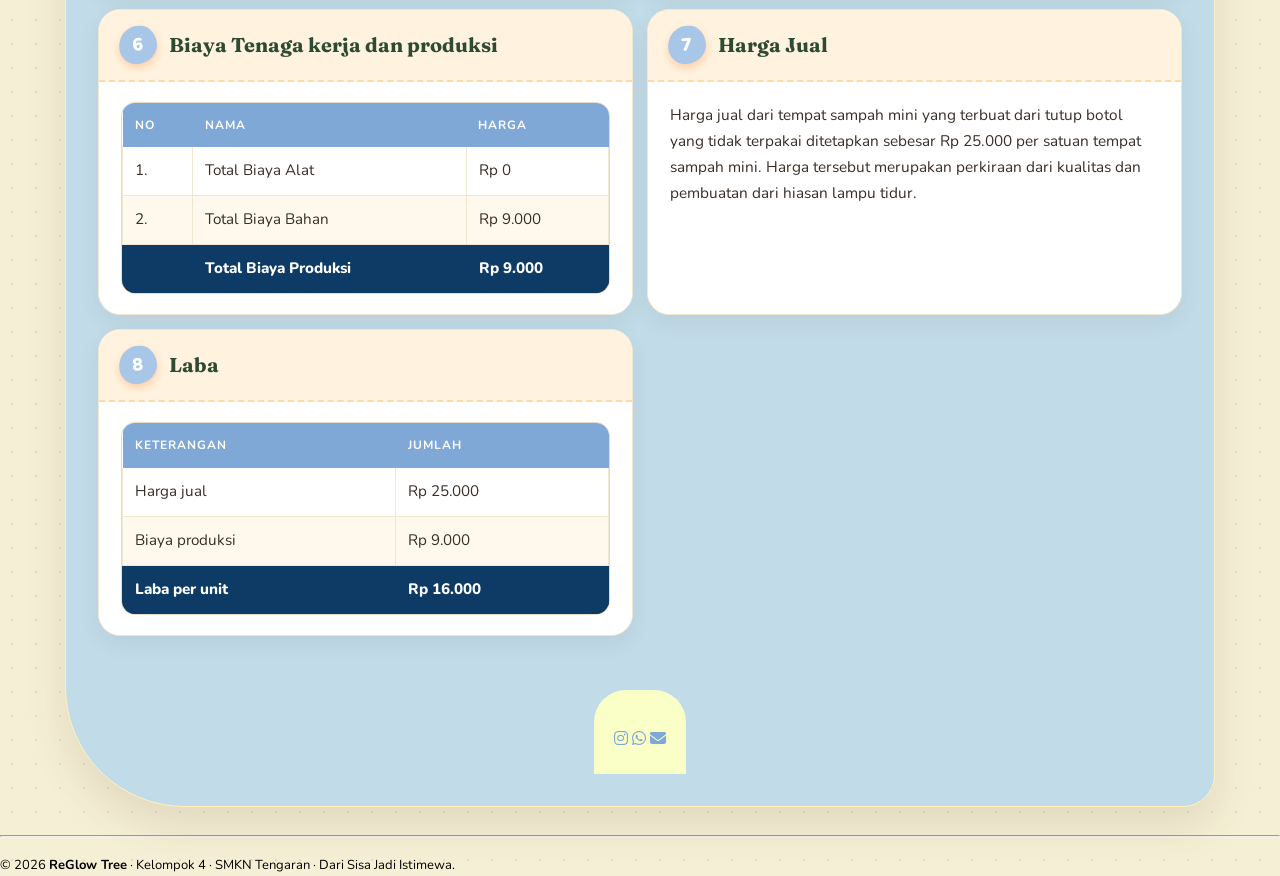
<file: produk3.html>
<!DOCTYPE html>
<html lang="en">
<head>
    <meta charset="UTF-8">
    <meta name="viewport" content="width=device-width, initial-scale=1.0">
    <title>Document</title>
    <link rel="stylesheet" href="produk3.css">
</head>
<body>
    <nav>
    <div class="nav-container">
            <div class="logo">
                <img src="logoproduk-removebg-preview.png" alt="ReGlow Tree Logo">
                <span>Blue Bloom</span>
            </div>
      <div class="container">
        <ul>
            <li><a href="index.html#home">Beranda</a></li>
            <li><a href="index.html#produk">Produk</a></li>
            <li><a href="index.html#mapel">Mapel Kolaboratif</a></li>
            <li><a href="index.html#member-wo">Anggota</a></li>
            <li><a href="index.html#contact">Kontak</a></li>
        </ul>
        </div>
    </div>
    </nav>

    <div class="box">
        <div class="main-container">
            <section class="card">
                <div class="card-title"><h1></h1></div>
                <div class="card-body">
    <div class="box-img">
      <img src="tempat sampah.jpeg" alt="card" class="card-img">
    </div>
</section>
<aside class="right-content">
    <section class="card">
    <div class="card-title"><h3>Ulasan Produk</h3></div>
    <div class="card-body">
    <div>
        <p>
            Produk tempat sampah dari tutup botol plastik merupakan kerajinan daur ulang yang memanfaatkan tutup botol bekas menjadi wadah sampah yang unik dan menarik. Tutup botol berwarna biru muda, biru tua, dan putih disusun serta direkatkan hingga membentuk tempat sampah, kemudian dihias dengan pola bunga pada bagian depan dan atasnya. Perpaduan warna tersebut membuat produk terlihat lebih menarik dan memiliki nilai estetika. Selain dapat digunakan untuk menampung sampah berukuran kecil, kerajinan ini juga menjadi salah satu cara untuk mengurangi limbah plastik yang sulit terurai. 
        </p>
    </div>
    </div>
</section>

    <section class="card">
          <div class="card-title"><h2>Alat</h2></div>
          <div class="card-body">
        <ul >
            <li>Lem tembak (glue gun) </li>
        </ul>
    </div>
    </section>


    <section class="card">
          <div class="card-title"><h2>Bahan</h2></div>
          <div class="card-body">
        <ul>
            <li>Tutup botol plastik bekas (jumlah cukup banyak, ± 150–200 buah) </li>
            <li>isi lem </li>
        </ul>
    </div>
    </section>

    <section class="card">
          <div class="card-title"><h2>Langkah Pengerjaan</h2></div>
          <div class="card-body">
        <ol>
            <li>Susun tutup botol secara berdiri dan melingkar menumpuk ke atas. Rekatkan setiap tutup botol satu sama lain menggunakan lem tembak hingga membentuk tabung keranjang.  </li>
            <li>Pada bagian depan dinding tempat sampah, susun tutup botol warna biru tua dan kuning membentuk pola bunga.</li>
            <li>Susun tutup botol membentuk lingkaran penuh untuk penutup dan alas tempat sampah, lengkap dengan hiasan bunga di atasnya. Sambungkan penutup dan alas ke wadah utama dengan tali/lem perekat.</li>
        </ol>
    </div>
    </section>

    <section class="card">
          <div class="card-title"><h2>EStimasi Harga Alat & Bahan</h2></div>
          <div class="card-body">
            <div class="table-wrap">
        <table>
            <thead>
                <tr><th>No</th><th>Alat & Bahan</th><th>Estimasi Harga</th></tr>
            <tbody>
                <tr><td>1.</td><td>Lem tembak</td><td>Rp 0</td></tr>
                <tr><td>2.</td><td>Tutup botol bekas</td><td>Rp 0</td></tr>
                <tr><td>3.</td><td>Isi lem tembak</td><td>Rp 9.000</td></tr>
                <tr class="total"><td></td><td>Total</td><td>Rp 9.000</td></tr>
            </tbody>
        </table>
            </div>
          </div>
    </section>

    <section class="card">
          <div class="card-title"><h2>Biaya Tenaga kerja dan produksi</h2></div>
          <div class="card-body">
            <div class="table-wrap">
        <table>
            <thead>
                <tr><th>No</th><th>Nama</th><th>Harga</th></tr>
            </thead>
            <tbody>
                <tr><td>1.</td><td>Total Biaya Alat</td><td>Rp 0</td></tr>
                <tr><td>2.</td><td>Total Biaya Bahan</td><td>Rp 9.000</td></tr>
                <tr class="total"><td></td><td>Total Biaya Produksi</td><td>Rp 9.000</td></tr>
            </tbody>
        </table>
            </div>
          </div>
    </section>

    <section class="card">
          <div class="card-title"><h2>Harga Jual</h2></div>
          <div class="card-body">
        <p>
            Harga jual dari tempat sampah mini yang terbuat dari tutup botol yang tidak terpakai ditetapkan sebesar Rp 25.000 per satuan tempat sampah mini. Harga tersebut merupakan perkiraan dari kualitas dan pembuatan dari hiasan lampu tidur.
        </p>
          </div>
    </section>

            <section class="card">
          <div class="card-title"><h2>Laba</h2></div>
          <div class="card-body">
            <div class="table-wrap">
        <table>
            <thead>
                <tr><th>Keterangan</th><th>Jumlah</th></tr>
            </thead>
            <tbody>
                <tr><td>Harga jual</td><td>Rp 25.000</td></tr>
                <tr><td>Biaya produksi</td><td>Rp 9.000</td></tr>
                <tr class="total"><td>Laba per unit</td><td>Rp 16.000</td></tr>
            </tbody>
        </table>
            </div>
          </div>
    </section>
    </aside>

     <!-- FOOTER -->
<link rel="stylesheet"
    href="https://cdnjs.cloudflare.com/ajax/libs/font-awesome/6.5.0/css/all.min.css">

<footer class="footer">
    <div class="footer-logo" >
        </div>
          <div>
            <a href="https://www.instagram.com/_wawansw4?xtok=OXV5OGFmNzF0OXVo" aria-label="Instagram">
                    <i class="fa-brands fa-instagram"></i>
                </a>

                <a href="https://wa.me/qr/DJWFDWNZ7PPBK1?s=r" aria-label="WhatsApp">
                    <i class="fa-brands fa-whatsapp"></i>
                </a>

                <a href="mailto:terserah281515@gmail.com" aria-label="email">
                    <i class="fa-solid fa-envelope"></i>
                </a>
               </div>
            </div>
        </div>
    </div><hr>

    <!-- COPYRIGHT -->
    <div class="copyright">
        © 2026 <strong>ReGlow Tree</strong> ·
        Kelompok 4 · SMKN Tengaran · Dari Sisa Jadi Istimewa.
    </div>

</footer>
</body>
</html>
</file>
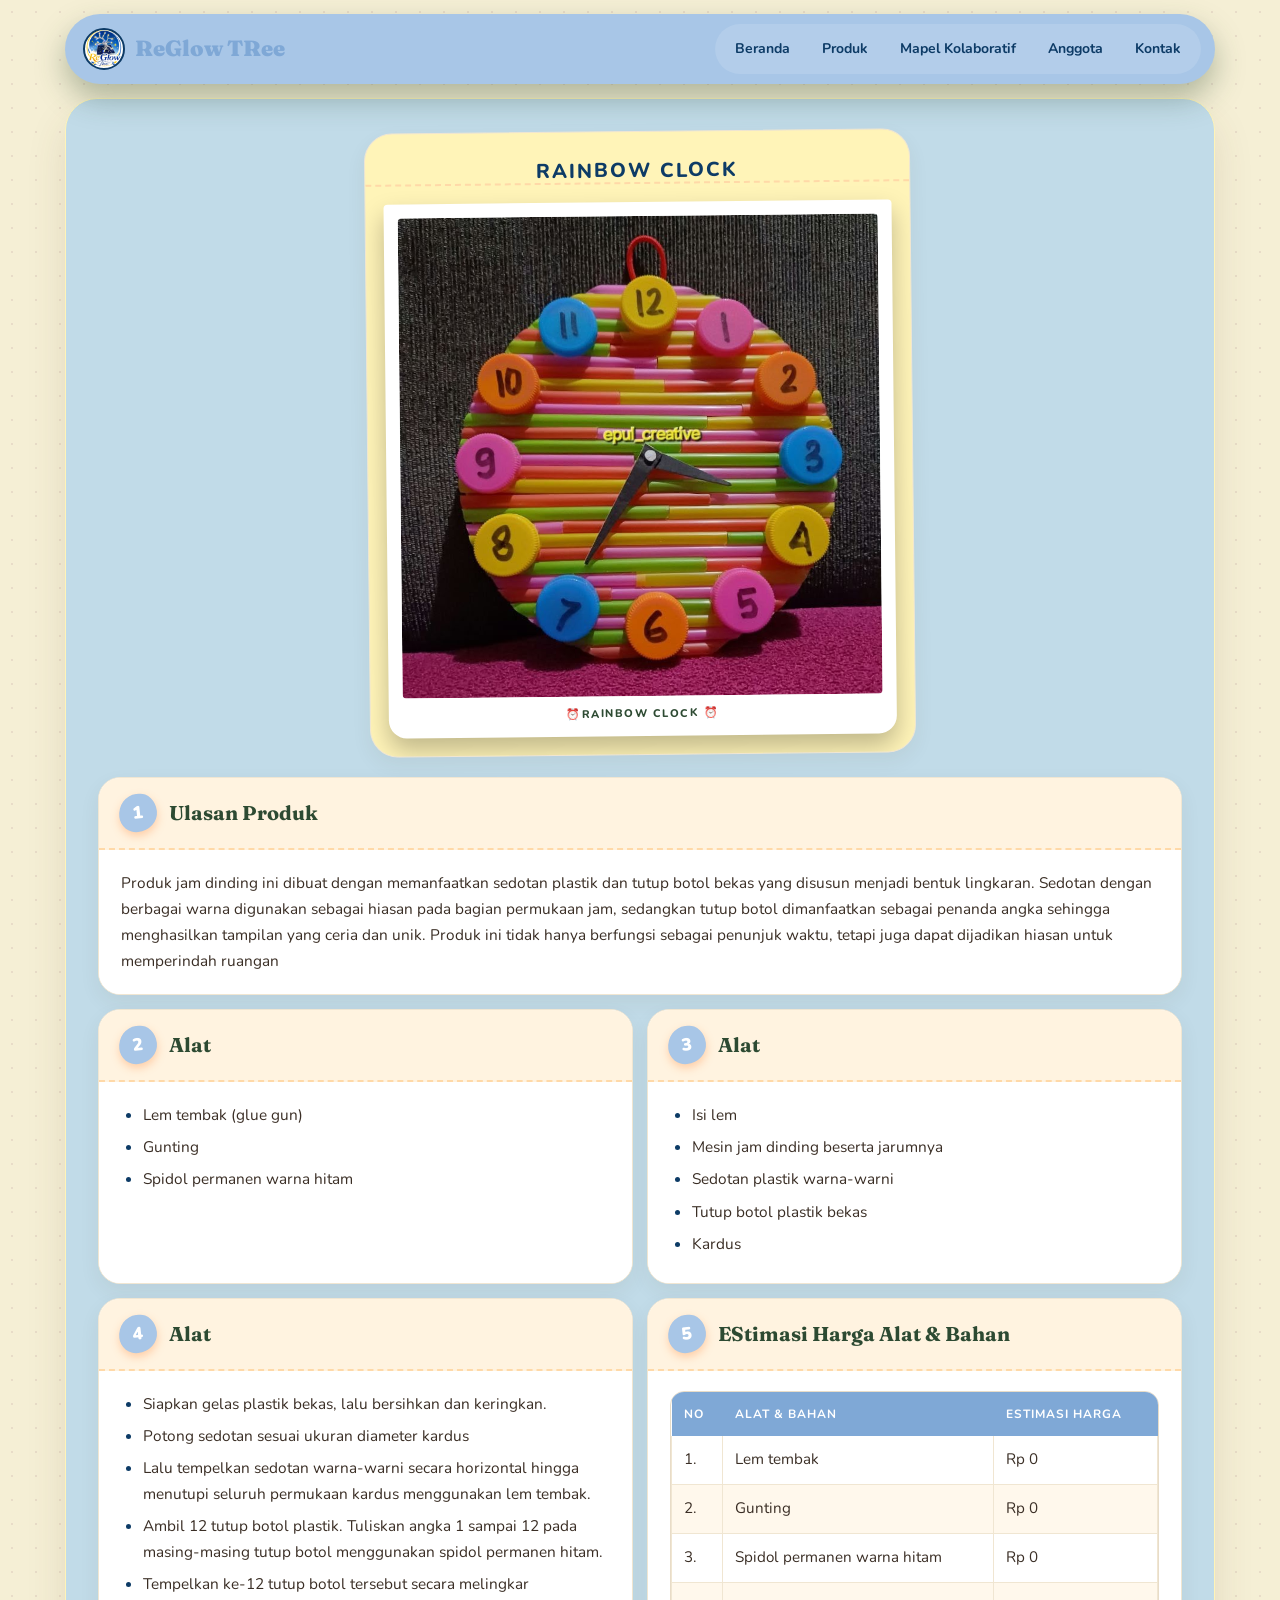
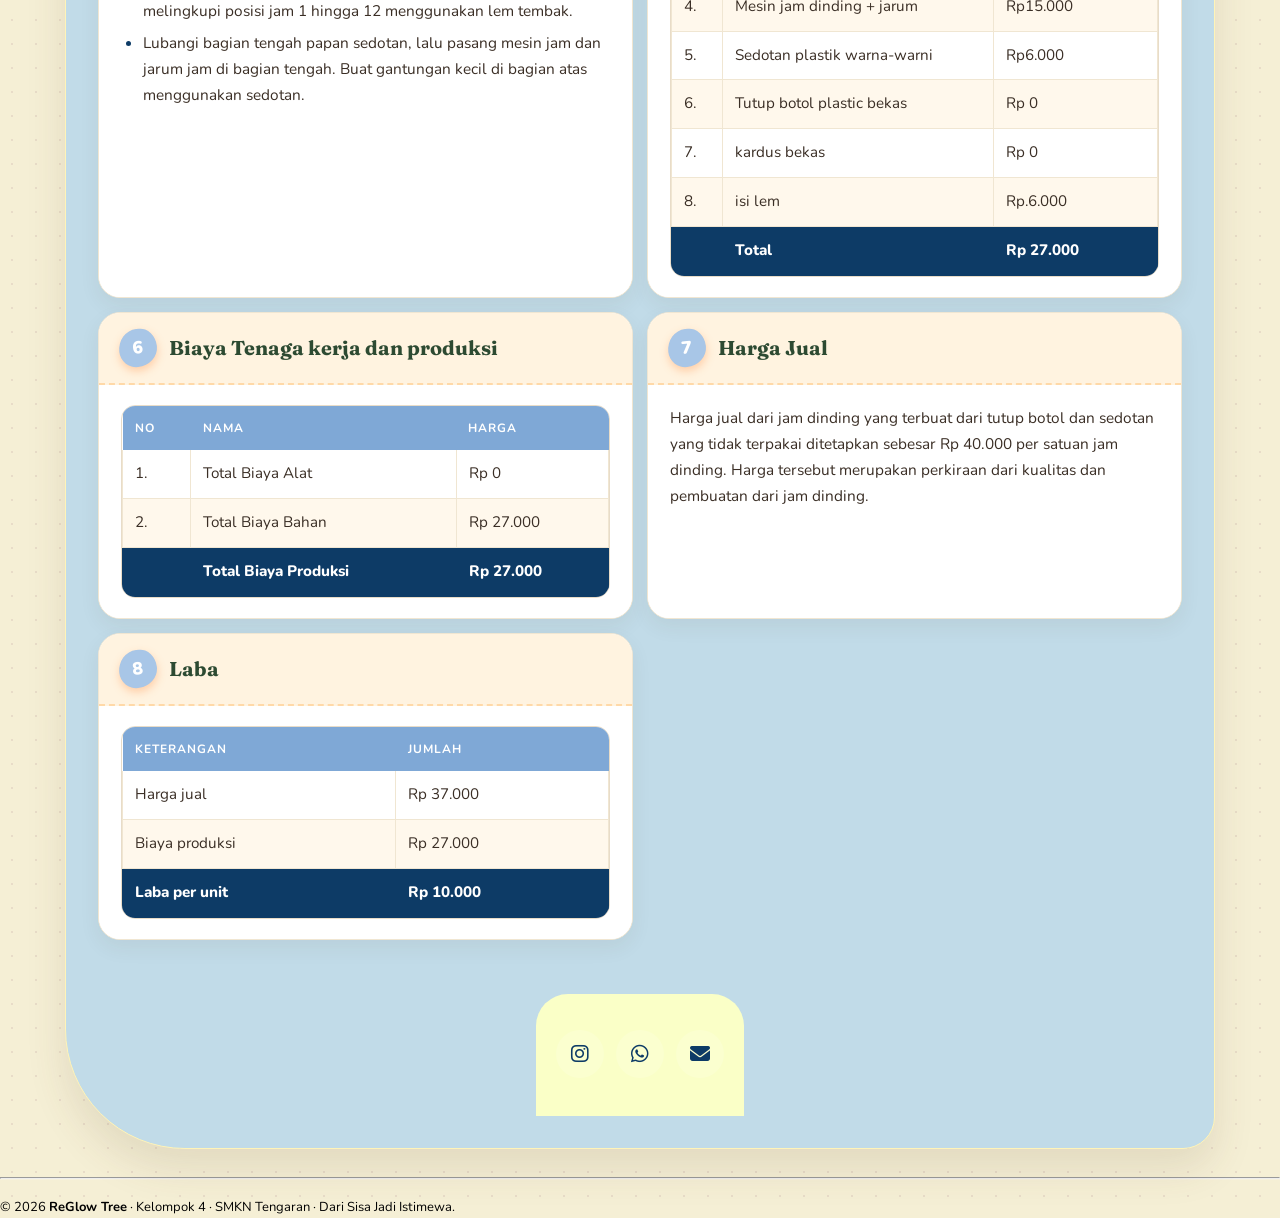
<file: produk4.html>
<!DOCTYPE html>
<html lang="en">
<head>
    <meta charset="UTF-8">
    <meta name="viewport" content="width=device-width, initial-scale=1.0">
    <link rel="stylesheet" href="produk4.css">
    <title>Document</title>
    <link rel="stylesheet" href="produk4.css">
</head>
<body>
	<nav>
    <div class="nav-container">
            <div class="logo">
                <img src="logoproduk-removebg-preview.png" alt="ReGlow Tree Logo">
                <span>ReGlow TRee</span>
            </div>
      <div class="container">
        <ul>
            <li><a href="index.html#home">Beranda</a></li>
            <li><a href="index.html#produk">Produk</a></li>
            <li><a href="index.html#mapel">Mapel Kolaboratif</a></li>
            <li><a href="index.html#member-wo">Anggota</a></li>
            <li><a href="index.html#contact">Kontak</a></li>
        </ul>
          </div>
        </div>
    </nav>

    <div class="box">
        <div class="main-container">
            <section class="card">
                <div class="card-title"><h1></h1></div>
                <div class="card-body">
                <div class="box-img">
      <img src="jam.jpeg" alt="card" class="card-img">
    </div>
    </section>
    <aside class="right-content">
    <section class="card">
    <div class="card-title"><h3>Ulasan Produk</h3></div>
    <div class="card-body">
    <div>
        <p>
            Produk jam dinding ini dibuat dengan memanfaatkan sedotan plastik dan tutup botol bekas yang disusun menjadi bentuk lingkaran. Sedotan dengan berbagai warna digunakan sebagai hiasan pada bagian permukaan jam, sedangkan tutup botol dimanfaatkan sebagai penanda angka sehingga menghasilkan tampilan yang ceria dan unik. Produk ini tidak hanya berfungsi sebagai penunjuk waktu, tetapi juga dapat dijadikan hiasan untuk memperindah ruangan
        </p>
    </div>
    </div>
    </section>

     <section class="card">
          <div class="card-title"><h2>Alat</h2></div>
          <div class="card-body">
        <ul >
            <li>Lem tembak (glue gun) </li>
            <li>Gunting</li>
            <li>Spidol permanen warna hitam</li>
        </ul>
    </div>
     </section>

     <section class="card">
          <div class="card-title"><h2>Alat</h2></div>
          <div class="card-body">
        <ul>
            <li>Isi lem</li>
            <li>Mesin jam dinding beserta jarumnya </li>
            <li>Sedotan plastik warna-warni </li>
            <li>Tutup botol plastik bekas </li>
            <li>Kardus</li>
        </ul>
    </div>
     </section>

     <section class="card">
          <div class="card-title"><h2>Alat</h2></div>
          <div class="card-body">
        <ul>
            <li>Siapkan gelas plastik bekas, lalu bersihkan dan keringkan.</li>
                <li>Potong sedotan sesuai ukuran diameter kardus</li>
				<li>Lalu tempelkan sedotan warna-warni secara horizontal hingga menutupi seluruh permukaan kardus menggunakan lem tembak.</li>
				<li>Ambil 12 tutup botol plastik. Tuliskan angka 1 sampai 12 pada masing-masing tutup botol menggunakan spidol permanen hitam.</li>
				<li>Tempelkan ke-12 tutup botol tersebut secara melingkar melingkupi posisi jam 1 hingga 12 menggunakan lem tembak.</li>
				<li>Lubangi bagian tengah papan sedotan, lalu pasang mesin jam dan jarum jam di bagian tengah. Buat gantungan kecil di bagian atas menggunakan sedotan.</li> 
        </ul>
    </div>
     </section>

     <section class="card">
          <div class="card-title"><h2>EStimasi Harga Alat & Bahan</h2></div>
          <div class="card-body">
            <div class="table-wrap">
        <table>
            <thead>
                <tr><th>No</th><th>Alat & Bahan</th><th>Estimasi Harga</th></tr>
            <tbody>
                <tr><td>1.</td><td>Lem tembak</td><td>Rp 0</td></tr>
                <tr><td>2.</td><td>Gunting</td><td>Rp 0</td></tr>
                <tr><td>3.</td><td>Spidol permanen warna hitam</td><td>Rp 0</td></tr>
                <tr><td>4.</td><td>Mesin jam dinding + jarum</td><td>Rp15.000</td></tr>
                <tr><td>5.</td><td>Sedotan plastik warna-warni</td><td>Rp6.000</td></tr>
                <tr><td>6.</td><td>Tutup botol plastic bekas</td><td>Rp 0</td></tr>
                <tr><td>7.</td><td>kardus bekas</td><td>Rp 0</td></tr>
                <tr><td>8.</td><td>isi lem</td><td>Rp.6.000</td></tr>
                <tr class="total"><td></td><td>Total</td><td>Rp 27.000</td></tr>
            </tbody>
        </table>
            </div>
          </div>
     </section>

     <section class="card">
          <div class="card-title"><h2>Biaya Tenaga kerja dan produksi</h2></div>
          <div class="card-body">
            <div class="table-wrap">
        <table>
            <thead>
                <tr><th>No</th><th>Nama</th><th>Harga</th></tr>
            </thead>
            <tbody>
                <tr><td>1.</td><td>Total Biaya Alat</td><td>Rp 0</td></tr>
                <tr><td>2.</td><td>Total Biaya Bahan</td><td>Rp 27.000</td></tr>
                <tr class="total"><td></td><td>Total Biaya Produksi</td><td>Rp 27.000</td></tr>
            </tbody>
        </table>
            </div>
          </div>
     </section>

        <section class="card">
          <div class="card-title"><h2>Harga Jual</h2></div>
          <div class="card-body">
        <P>
			Harga jual dari jam dinding yang terbuat dari tutup botol dan sedotan yang tidak terpakai ditetapkan sebesar Rp 40.000 per satuan jam dinding. Harga tersebut merupakan perkiraan dari kualitas dan pembuatan dari jam dinding.
		</P>
          </div>
        </section>

         <section class="card">
          <div class="card-title"><h2>Laba</h2></div>
          <div class="card-body">
            <div class="table-wrap">
        <table>
            <thead>
                <tr><th>Keterangan</th><th>Jumlah</th></tr>
            </thead>
            <tbody>
                <tr><td>Harga jual</td><td>Rp 37.000</td></tr>
                <tr><td>Biaya produksi</td><td>Rp 27.000</td></tr>
                <tr class="total"><td>Laba per unit</td><td>Rp 10.000</td></tr>
            </tbody>
        </table>
            </div>
          </div>
    </section>
    </aside>
    

     <!-- FOOTER -->
<link rel="stylesheet"
    href="https://cdnjs.cloudflare.com/ajax/libs/font-awesome/6.5.0/css/all.min.css">

<footer class="footer">
    <div class="footer-logo" >
        </div>
          <div>

            <div class="social">
                <a href="https://www.instagram.com/_wawansw4?xtok=OXV5OGFmNzF0OXVo" aria-label="Instagram">
                    <i class="fa-brands fa-instagram"></i>
                </a>

                <a href="https://wa.me/qr/DJWFDWNZ7PPBK1?s=r" aria-label="WhatsApp">
                    <i class="fa-brands fa-whatsapp"></i>
                </a>

                <a href="mailto:terserah281515@gmail.com" aria-label="email">
                    <i class="fa-solid fa-envelope"></i>
                </a>
               </div>
            </div>
        </div>
    </div><hr>

    <!-- COPYRIGHT -->
    <div class="copyright">
        © 2026 <strong>ReGlow Tree</strong> ·
        Kelompok 4 · SMKN Tengaran · Dari Sisa Jadi Istimewa.
    </div>
</footer>
   
</body>
</html>
</file>
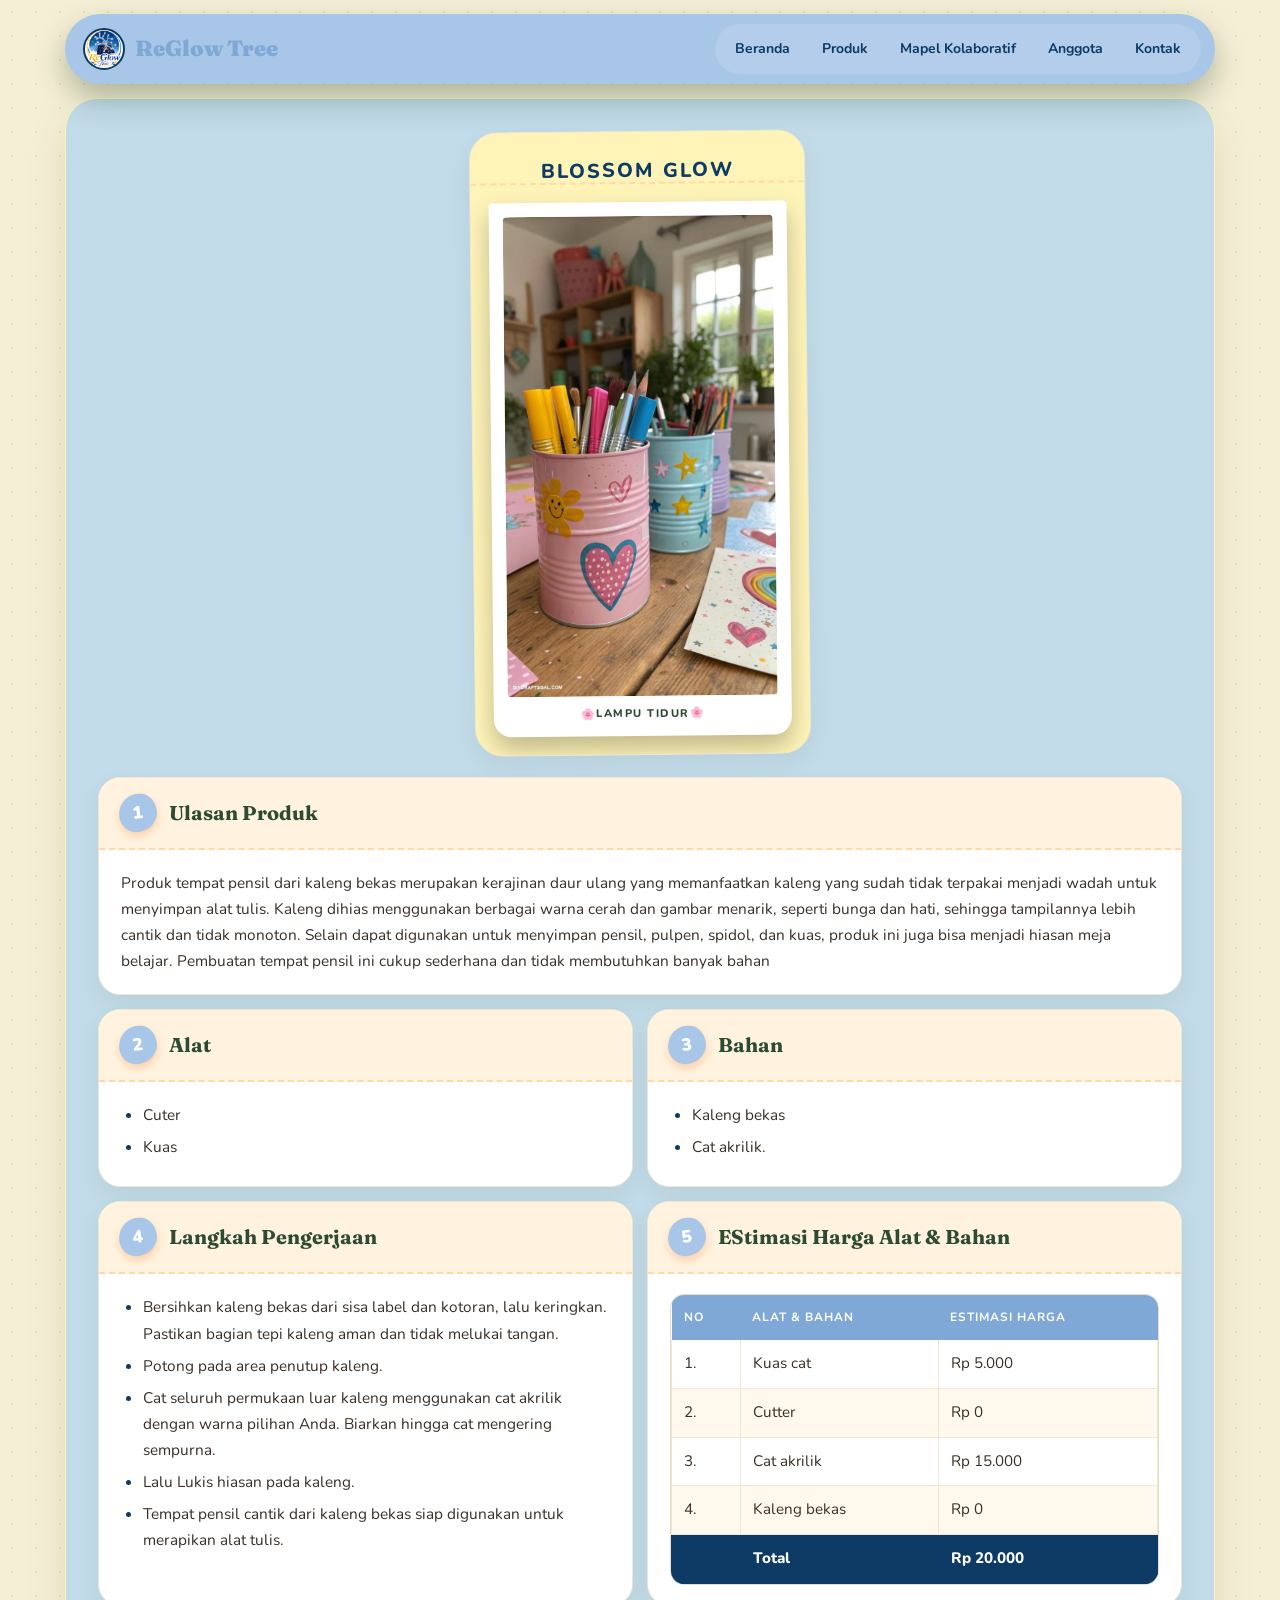
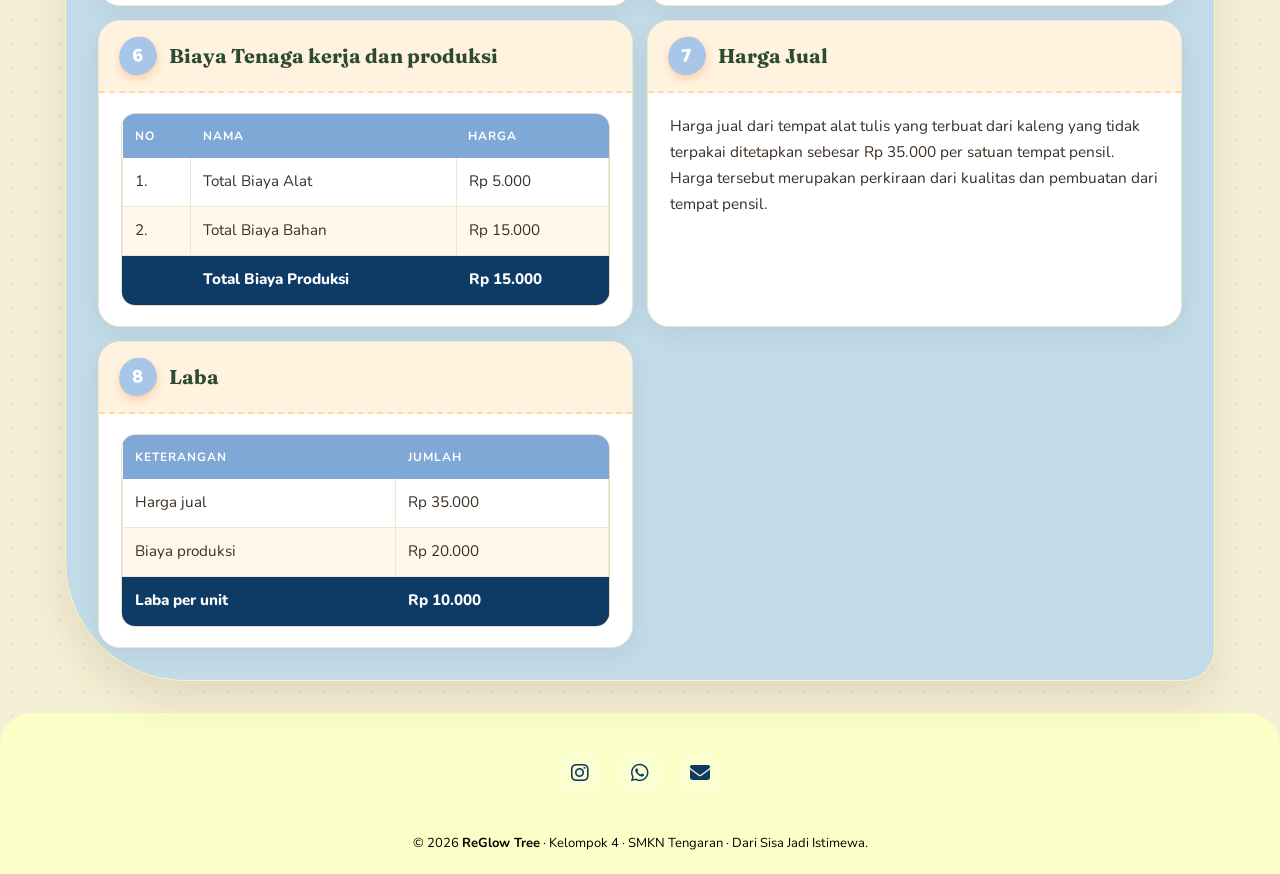
<file: produk5.html>
<!DOCTYPE html>
<html lang="en">
<head>
    <meta charset="UTF-8">
    <meta name="viewport" content="width=device-width, initial-scale=1.0">
    <title>Document</title>
    <link rel="stylesheet" href="produk5.css">
</head>
<body>
    <nav>
  <div class="nav-container">
            <div class="logo">
                <img src="logoproduk-removebg-preview.png" alt="ReGlow Tree Logo">
                <span>ReGlow Tree</span>
        </div>
      <div class="container">
        <ul>
            <li><a href="index.html#home">Beranda</a></li>
            <li><a href="index.html#produk">Produk</a></li>
            <li><a href="index.html#mapel">Mapel Kolaboratif</a></li>
            <li><a href="index.html#member-wo">Anggota</a></li>
            <li><a href="index.html#contact">Kontak</a></li>
        </ul>
          </div>
        </div>
  </nav>

    <div class="box">
        <div class="main-container">
            <section class="card">
                <div class="card-title"><h1></h1></div>
                <div class="card-body">
    <div class="box-img">
      <img src="tempat pencil.jpeg" alt="card" class="card-img">
    </div>
</section>
<aside class="right-content">
    <section class="card">
    <div class="card-title"><h3>Ulasan Produk</h3></div>
    <div class="card-body">
    <div>
        <p>
            Produk tempat pensil dari kaleng bekas merupakan kerajinan daur ulang yang memanfaatkan kaleng yang sudah tidak terpakai menjadi wadah untuk menyimpan alat tulis. Kaleng dihias menggunakan berbagai warna cerah dan gambar menarik, seperti bunga dan hati, sehingga tampilannya lebih cantik dan tidak monoton. Selain dapat digunakan untuk menyimpan pensil, pulpen, spidol, dan kuas, produk ini juga bisa menjadi hiasan meja belajar. Pembuatan tempat pensil ini cukup sederhana dan tidak membutuhkan banyak bahan
        </p>
    </div>
</section>

   <section class="card">
          <div class="card-title"><h2>Alat</h2></div>
          <div class="card-body">
        <ul >
            <li>Cuter</li>
            <li>Kuas</li>
        </ul>
    </div>
   </section>

    <section class="card">
          <div class="card-title"><h2>Bahan</h2></div>
          <div class="card-body">
        <ul>
            <li>Kaleng bekas </li>
            <li>Cat akrilik.</li>
        </ul>
    </div>
    </section>

    <section class="card">
          <div class="card-title"><h2>Langkah Pengerjaan</h2></div>
          <div class="card-body">
        <ul>
            <li>Bersihkan kaleng bekas dari sisa label dan kotoran, lalu keringkan. Pastikan bagian tepi kaleng aman dan tidak melukai tangan.</li>
            <li>Potong pada area penutup kaleng.</li>
            <li>Cat seluruh permukaan luar kaleng menggunakan cat akrilik dengan warna pilihan Anda.        Biarkan hingga cat mengering sempurna.</li>
            <li>Lalu Lukis hiasan pada kaleng.</li>
            <li>Tempat pensil cantik dari kaleng bekas siap digunakan untuk merapikan alat tulis.</li>
        </ul>
    </div>
    </section>

       <section class="card">
          <div class="card-title"><h2>EStimasi Harga Alat & Bahan</h2></div>
          <div class="card-body">
            <div class="table-wrap">
        <table>
            <thead>
                <tr><th>No</th><th>Alat & Bahan</th><th>Estimasi Harga</th></tr>
            <tbody>
                <tr><td>1.</td><td>Kuas cat</td><td>Rp 5.000</td></tr>
                <tr><td>2.</td><td>Cutter</td><td>Rp 0</td></tr>
                <tr><td>3.</td><td>Cat akrilik</td><td>Rp 15.000</td></tr>
                <tr><td>4.</td><td>Kaleng bekas</td><td>Rp 0</td></tr>
                <tr class="total"><td></td><td>Total</td><td>Rp 20.000</td></tr>
            </tbody>
        </table>
            </div>
          </div>
       </section>

        <section class="card">
          <div class="card-title"><h2>Biaya Tenaga kerja dan produksi</h2></div>
          <div class="card-body">
            <div class="table-wrap">
        <table>
            <thead>
                <tr><th>No</th><th>Nama</th><th>Harga</th></tr>
            </thead>
            <tbody>
                <tr><td>1.</td><td>Total Biaya Alat</td><td>Rp 5.000</td></tr>
                <tr><td>2.</td><td>Total Biaya Bahan</td><td>Rp 15.000</td></tr>
                <tr class="total"><td></td><td>Total Biaya Produksi</td><td>Rp 15.000</td></tr>
            </tbody>
        </table>
            </div>
          </div>
        </section>


        <section class="card">
          <div class="card-title"><h2>Harga Jual</h2></div>
          <div class="card-body">
        <P>
            Harga jual dari tempat alat tulis  yang terbuat dari kaleng yang tidak terpakai ditetapkan sebesar Rp 35.000 per satuan tempat pensil. Harga tersebut merupakan perkiraan dari kualitas dan pembuatan dari tempat pensil.
        </P>
          </div>
        </section>

         <section class="card">
          <div class="card-title"><h2>Laba</h2></div>
          <div class="card-body">
            <div class="table-wrap">
        <table>
            <thead>
                <tr><th>Keterangan</th><th>Jumlah</th></tr>
            </thead>
            <tbody>
                <tr><td>Harga jual</td><td>Rp 35.000</td></tr>
                <tr><td>Biaya produksi</td><td>Rp 20.000</td></tr>
                <tr class="total"><td>Laba per unit</td><td>Rp 10.000</td></tr>
            </tbody>
        </table>
            </div>
          </div>
    </section>
</aside>
</div>
</div>


<link rel="stylesheet"
    href="https://cdnjs.cloudflare.com/ajax/libs/font-awesome/6.5.0/css/all.min.css">

<footer class="footer">
    <div class="footer-logo" >
        </div>
          <div>

            <div class="social">
                <a href="https://www.instagram.com/_wawansw4?xtok=OXV5OGFmNzF0OXVo" aria-label="Instagram">
                    <i class="fa-brands fa-instagram"></i>
                </a>

                <a href="https://wa.me/qr/DJWFDWNZ7PPBK1?s=r" aria-label="WhatsApp">
                    <i class="fa-brands fa-whatsapp"></i>
                </a>

                <a href="mailto:terserah281515@gmail.com" aria-label="email">
                    <i class="fa-solid fa-envelope"></i>
                </a>
               </div>
            </div>
        </div>

    </div>

    <!-- COPYRIGHT -->
    <div class="copyright">
        © 2026 <strong>ReGlow Tree</strong> ·
        Kelompok 4 · SMKN Tengaran · Dari Sisa Jadi Istimewa.
    </div>

</footer>
</body>
</html>
</file>
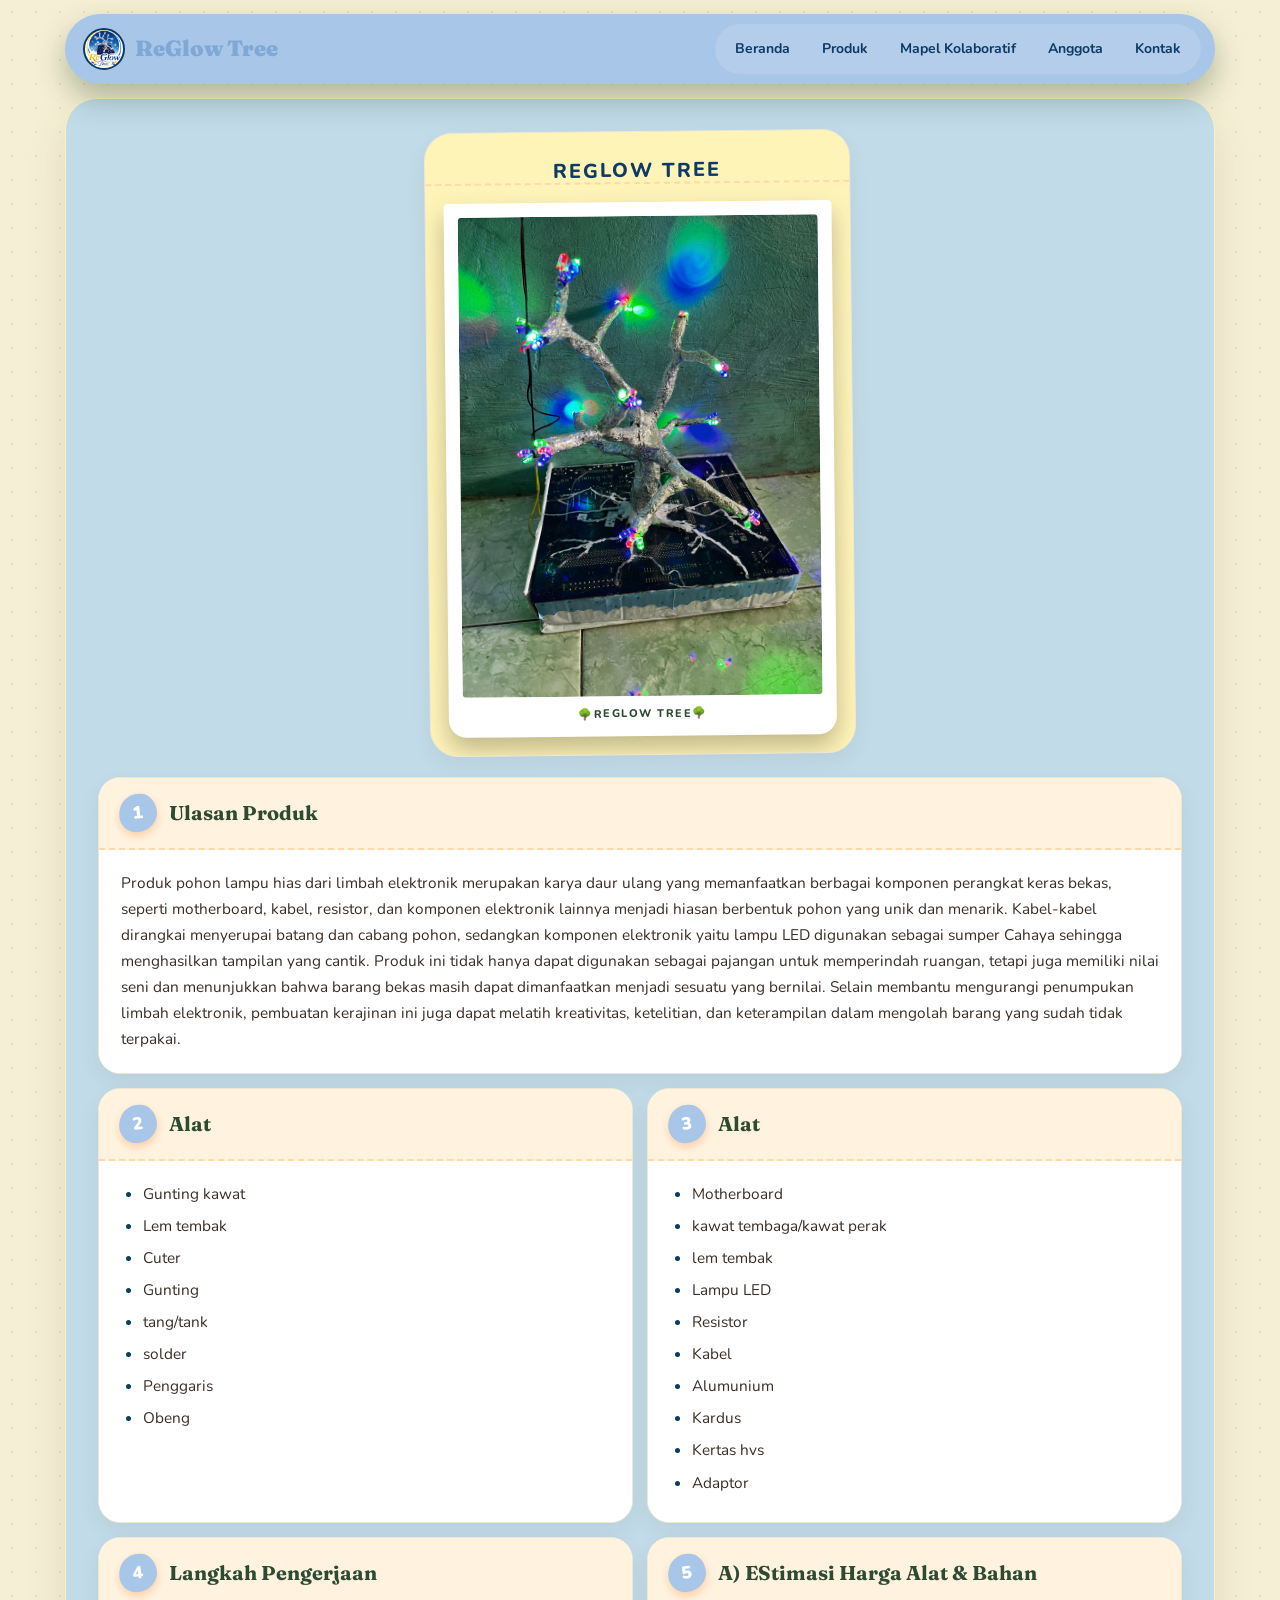
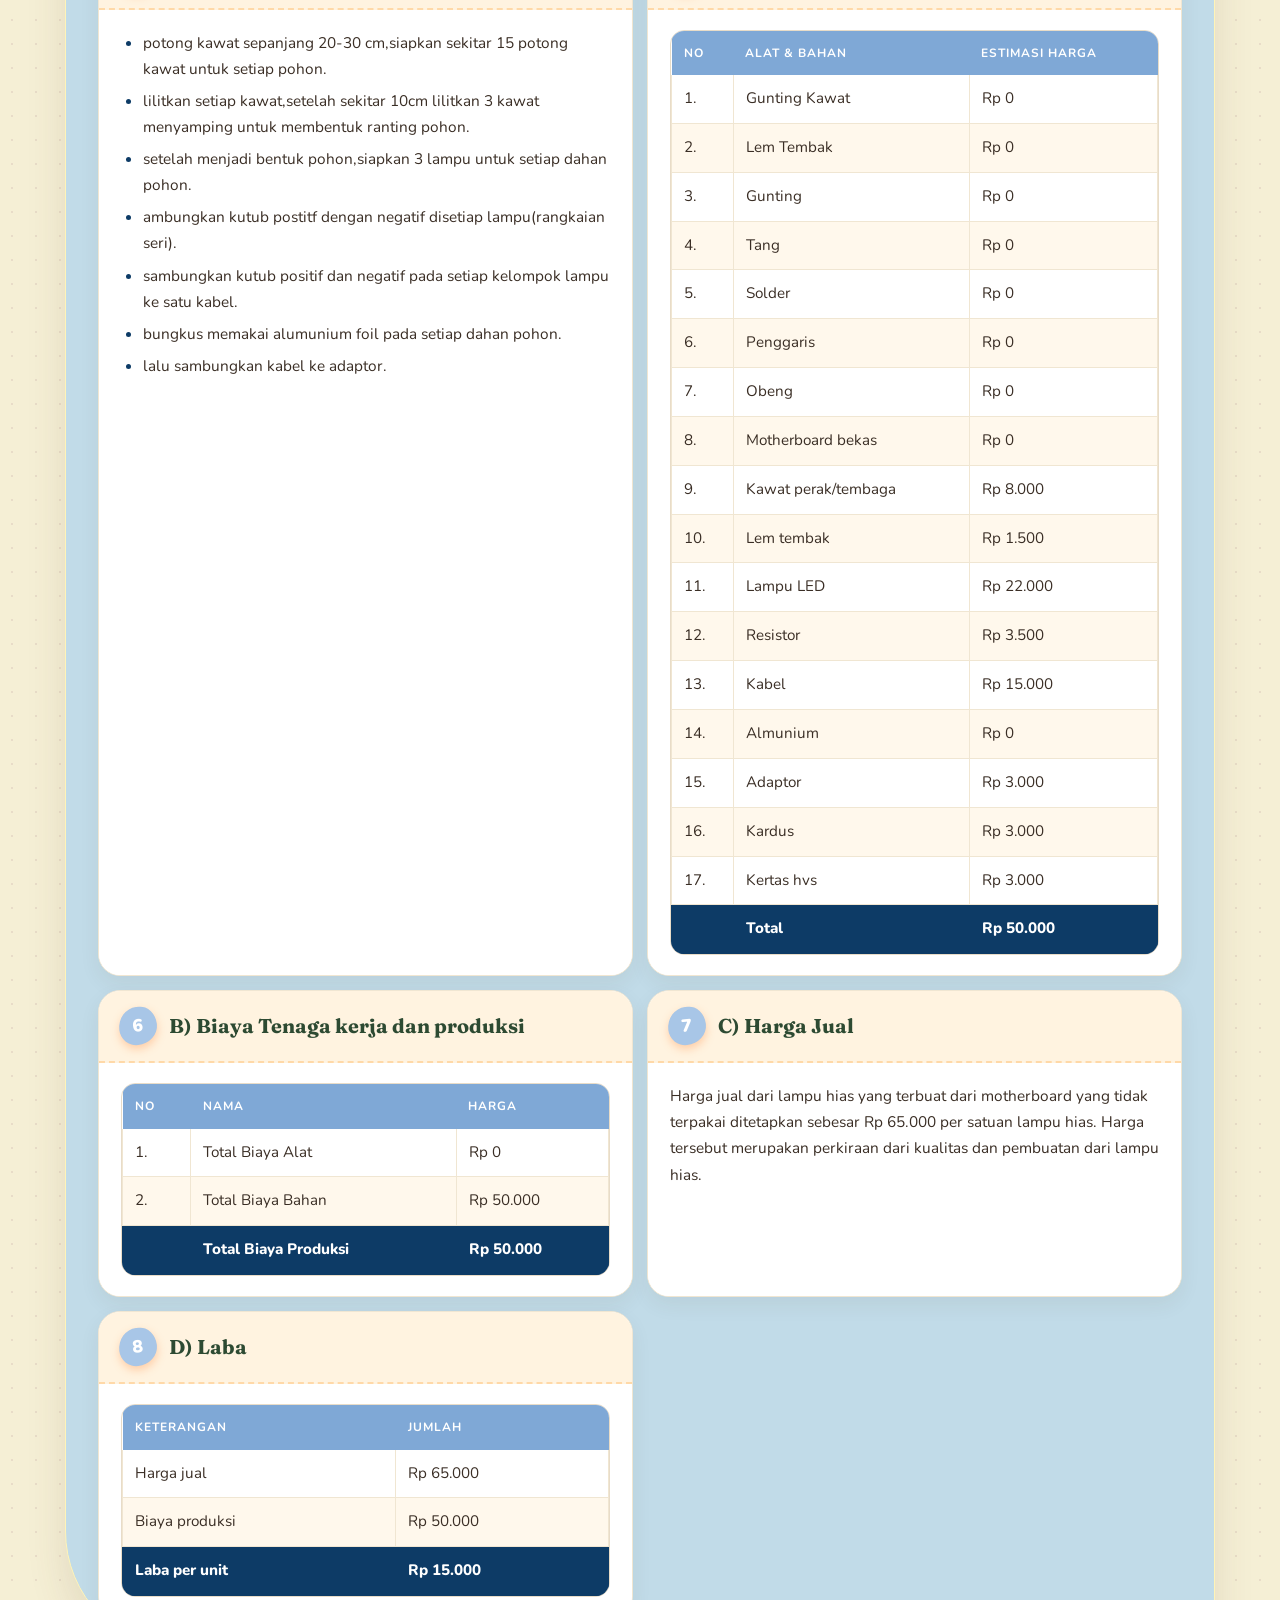
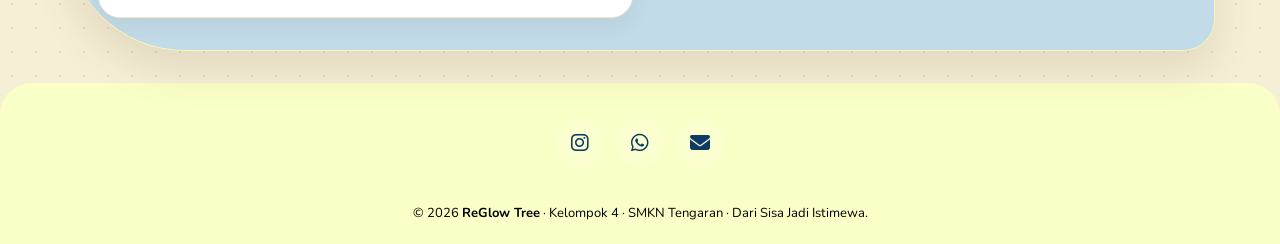
<file: produk6.html>
<!DOCTYPE html>
<html lang="en">
<head>
    <meta charset="UTF-8">
    <meta name="viewport" content="width=device-width, initial-scale=1.0">
    <title>Document</title>
    <link rel="stylesheet" href="produk6.css">
</head>
<body>
    <nav>
  <div class="nav-container">
            <div class="logo">
                <img src="logoproduk-removebg-preview.png" alt="ReGlow Tree Logo">
                <span>ReGlow Tree</span>
        </div>
      <div class="container">
        <ul>
            <li><a href="index.html#home">Beranda</a></li>
            <li><a href="index.html#produk">Produk</a></li>
            <li><a href="index.html#mapel">Mapel Kolaboratif</a></li>
            <li><a href="index.html#member-wo">Anggota</a></li>
            <li><a href="index.html#contact">Kontak</a></li>
        </ul>
          </div>
        </div>
    </nav>
  
    <div class="box">
        <div class="main-container">
            <section class="card">
                <div class="card-title"><h1></h1></div>
                <div class="card-body">
    <div class="box-img">
      <img src="new.jpeg" alt="card" class="card-img">
    </div>
</section>
<aside class="right-content">
    <section class="card">
    <div class="card-title"><h3>Ulasan Produk</h3></div>
    <div class="card-body">
    <div>
        <p>
            Produk pohon lampu hias dari limbah elektronik merupakan karya daur ulang yang memanfaatkan berbagai komponen perangkat keras bekas, seperti motherboard, kabel, resistor, dan komponen elektronik lainnya menjadi hiasan berbentuk pohon yang unik dan menarik. Kabel-kabel dirangkai menyerupai batang dan cabang pohon, sedangkan komponen elektronik yaitu lampu LED digunakan sebagai sumper Cahaya sehingga menghasilkan tampilan yang cantik. Produk ini tidak hanya dapat digunakan sebagai pajangan untuk memperindah ruangan, tetapi juga memiliki nilai seni dan menunjukkan bahwa barang bekas masih dapat dimanfaatkan menjadi sesuatu yang bernilai. Selain membantu mengurangi penumpukan limbah elektronik, pembuatan kerajinan ini juga dapat melatih kreativitas, ketelitian, dan keterampilan dalam mengolah barang yang sudah tidak terpakai. 
        </p>
    </div>
    </div>
    </section>

    <section class="card">
          <div class="card-title"><h2>Alat</h2></div>
          <div class="card-body">
        <ul >
            <li>Gunting kawat</li>
            <li> Lem tembak</li>
            <li>Cuter</li>
            <li>Gunting </li>
            <li>tang/tank</li>
            <li>solder</li>
            <li>Penggaris</li>
            <li>Obeng</li>
        </ul>
    </div>
    </section>

    <section class="card">
          <div class="card-title"><h2>Alat</h2></div>
          <div class="card-body">
        <ul>
            <li>Motherboard</li>
                <li>kawat tembaga/kawat perak</li>
                <li>lem tembak</li>
                <li>Lampu LED</li>
                <li>Resistor</li>
                <li>Kabel</li>
                <li>Alumunium</li>
                <li>Kardus</li>
                <li>Kertas hvs</li>
                <li>Adaptor</li>
        </ul>
    </div>
    </section>

    <section class="card">
          <div class="card-title"><h2>Langkah Pengerjaan</h2></div>
          <div class="card-body">
        <ul>
            <li>potong kawat sepanjang 20-30 cm,siapkan sekitar 15 potong kawat untuk setiap pohon.</li>
            <li>lilitkan setiap kawat,setelah sekitar 10cm lilitkan 3 kawat menyamping untuk membentuk ranting pohon.</li>
            <li>setelah menjadi bentuk pohon,siapkan 3 lampu untuk setiap dahan pohon.</li>
            <li>ambungkan kutub postitf dengan negatif disetiap lampu(rangkaian seri).</li>
            <li>sambungkan kutub positif dan negatif pada setiap kelompok lampu ke satu kabel.</li>
            <li>bungkus memakai alumunium foil pada setiap dahan pohon.</li>
            <li>lalu sambungkan kabel ke adaptor.</li>
        </ul>
    </div>
    </section>

   <section class="card">
          <div class="card-title"><h2>A) EStimasi Harga Alat & Bahan</h2></div>
          <div class="card-body">
            <div class="table-wrap">
        <table>
            <thead>
                <tr><th>No</th><th>Alat & Bahan</th><th>Estimasi Harga</th></tr>
            <tbody>
                <tr><td>1.</td><td>Gunting Kawat</td><td>Rp 0</td></tr>
                <tr><td>2.</td><td>Lem Tembak</td><td>Rp 0</td></tr>
                <tr><td>3.</td><td>Gunting</td><td>Rp 0</td></tr>
                <tr><td>4.</td><td>Tang</td><td>Rp 0</td></tr>
                <tr><td>5.</td><td>Solder</td><td>Rp 0</td></tr>
                <tr><td>6.</td><td>Penggaris</td><td>Rp 0</td></tr>
                <tr><td>7.</td><td>Obeng</td><td>Rp 0</td></tr>
                <tr><td>8.</td><td>Motherboard bekas</td><td>Rp 0</td></tr>
                <tr><td>9.</td><td>Kawat perak/tembaga</td><td>Rp 8.000</td></tr>
                <tr><td>10.</td><td>Lem tembak</td><td>Rp 1.500</td></tr>
                <tr><td>11.</td><td>Lampu LED</td><td>Rp 22.000</td></tr>
                <tr><td>12.</td><td>Resistor</td><td>Rp 3.500</td></tr>
                <tr><td>13.</td><td>Kabel</td><td>Rp 15.000</td></tr>
                <tr><td>14.</td><td>Almunium</td><td>Rp 0</td></tr>
                <tr><td>15.</td><td>Adaptor</td><td>Rp 3.000</td></tr>
                <tr><td>16.</td><td>Kardus</td><td>Rp 3.000</td></tr>
                <tr><td>17.</td><td>Kertas hvs</td><td>Rp 3.000</td></tr>
                <tr class="total"><td></td><td>Total</td><td>Rp 50.000</td></tr>
            </tbody>
        </table>
            </div>
          </div>
   </section>

        <section class="card">
          <div class="card-title"><h2>B) Biaya Tenaga kerja dan produksi</h2></div>
          <div class="card-body">
            <div class="table-wrap">
        <table>
            <thead>
                <tr><th>No</th><th>Nama</th><th>Harga</th></tr>
            </thead>
            <tbody>
                <tr><td>1.</td><td>Total Biaya Alat</td><td>Rp 0</td></tr>
                <tr><td>2.</td><td>Total Biaya Bahan</td><td>Rp 50.000</td></tr>
                <tr class="total"><td></td><td>Total Biaya Produksi</td><td>Rp 50.000</td></tr>
            </tbody>
        </table>
            </div>
        </div>
        </section>

       <section class="card">
          <div class="card-title"><h2>C) Harga Jual</h2></div>
          <div class="card-body">
        <P>
            Harga jual dari lampu hias yang terbuat dari motherboard yang tidak terpakai ditetapkan sebesar Rp 65.000 per satuan lampu hias. Harga tersebut merupakan perkiraan dari kualitas dan pembuatan dari lampu hias.
        </P>
          </div>
        </section>

        <section class="card">
          <div class="card-title"><h2>D) Laba</h2></div>
          <div class="card-body">
            <div class="table-wrap">
        <table>
            <thead>
                <tr><th>Keterangan</th><th>Jumlah</th></tr>
            </thead>
            <tbody>
                <tr><td>Harga jual</td><td>Rp 65.000</td></tr>
                <tr><td>Biaya produksi</td><td>Rp 50.000</td></tr>
                <tr class="total"><td>Laba per unit</td><td>Rp 15.000</td></tr>
            </tbody>
        </table>
            </div>
          </div>
    </section>
    </aside>
</div>
</div>

     <!-- FOOTER -->
<link rel="stylesheet"
    href="https://cdnjs.cloudflare.com/ajax/libs/font-awesome/6.5.0/css/all.min.css">

<footer class="footer">
    <div class="footer-logo" >
        </div>
          <div>

            <div class="social">
                <a href="https://www.instagram.com/_wawansw4?xtok=OXV5OGFmNzF0OXVo" aria-label="Instagram">
                    <i class="fa-brands fa-instagram"></i>
                </a>

                <a href="https://wa.me/qr/DJWFDWNZ7PPBK1?s=r" aria-label="WhatsApp">
                    <i class="fa-brands fa-whatsapp"></i>
                </a>

                <a href="mailto:terserah281515@gmail.com" aria-label="email">
                    <i class="fa-solid fa-envelope"></i>
                </a>
               </div>
            </div>
        </div>

    </div>

    <!-- COPYRIGHT -->
    <div class="copyright">
        © 2026 <strong>ReGlow Tree</strong> ·
        Kelompok 4 · SMKN Tengaran · Dari Sisa Jadi Istimewa.
    </div>

</footer>
    
</body>
</html>
</file>
<file: style.css>
:root {
  --blue: #7fa8d6;
  --blue-light: #a8c6e7;
  --yellow: #fff7d6;
  --radius: 16px;
  --shadow: 0 8px 24px rgba(18, 55, 42, 0.1);
  --container: 1120px;
}

*,*::before, 
*::after {
  margin: 0;
  padding: 0;
  box-sizing: border-box;
}

html { 
    scroll-behavior: smooth; 
    scroll-padding-top: 80px; 
}

body {
  margin: 0;
  font-family: "Poppins", "Segoe UI", system-ui, sans-serif;
  color: #000000;
  line-height: 1.65;
  min-height: 100vh;
  overflow-x: hidden;
}

img { 
    max-width: 100%; 
    display: block; 
}

a { 
    color: inherit; 
    text-decoration: none; 
}

h1, h2, h3, h4 { 
    line-height: 1.2; 
    margin: 0 0 0.6rem; 
    color: #000000; 
}

h1 { 
    font-size: clamp(2rem, 5vw, 3.4rem); 
}

h2 { 
    font-size: clamp(1.6rem, 3.5vw, 2.3rem); 
}

h3 { 
    font-size: 1.2rem; 
}

p { 
    margin: 0 0 1rem; 
}

section { 
    padding: 80px 20px; 
}

.container {
  max-width: 0;
  margin: 0 auto;
  display: flex;
  flex-direction: column;
  gap: 24px;
}

.section-title { 
    text-align: center; 
    margin-bottom: 2.5rem; 
}

.section-title p { 
    color: #000000; 
    max-width: 640px; 
    margin: 0 auto; 
}

.btn {
  display: inline-block;
  padding: 12px 26px;
  border-radius: 999px;
  font-weight: 600;
  border: 2px solid transparent;
  cursor: pointer;
  transition: transform 0.2s, background 0.2s, color 0.2s;
}
.btn:hover { 
    transform: translateY(-2px); 
}

.btn-primary { 
    background: #0d3b66; 
    color: white; 
}

.btn-primary:hover { 
    background: #7FA8D6; 
}

.btn-outline { 
    border-color: #0d3b66; 
    color: #7FA8D6;
 }

.btn-outline:hover { 
    background: #A8C6E7; 
    color: white; 
}

nav {
  position: fixed;
  top: 14px;
  left: 0;
  width: 100%;
  z-index: 1000;
  padding: 0 16px;
}

.nav-container {
  max-width: 1150px;
  margin: 0 auto;
  background: #A8C6E7;
  padding: 15px 20px 15px 28px;
  border-radius: 999px;
  display: flex;
  align-items: center;
  justify-content: space-between;
  gap: 20px;
  box-shadow: 0 14px 30px rgba(45, 74, 50, 0.35);
}

.logo {
  display: flex;
  align-items: center;
  gap: 10px;
  color: #0F3C65;
  font-size: 30px;
  font-weight: 900;
  white-space: nowrap;
}

.logo img {
  width: 42px;
  height: 42px;
  border-radius: 50%;
  object-fit: cover;
  background: white;
  border: 2px solid #0F3C65;
}

.logo span::after { 
    content: " 🌳"; 
    font-size: 16px; 
}

.nav-container ul { 
    display: flex; 
    list-style: none; 
    margin: 0; 
    padding: 0; 
}

.nav-container ul li a {
  display: block;
  padding: 9px 16px;
  font-size: 20px;
  font-weight: 700;
  color: #0F3C65;
  border-radius: 999px;
  white-space: nowrap;
  transition: 0.25s;
  text-align: right;
}

.nav-container ul li a:hover { 
    background: #FFF9E3; 
    color: #0F3C65; transform: 
    translateY(-1px); 
}

.background {
  position: relative;
  width: 100%;
  min-height: 80vh;
  display: flex;
  justify-content: flex-start;
  align-items: center;
  padding: 40px 5%;
  overflow: hidden;
  background-image: url("flower.jpeg");
  background-size: cover;
  background-position: center;
  background-repeat: no-repeat;
  isolation: isolate;
}

.background .bg-img {
  position: absolute;
  top: 0; left: 0;
  width: 100%; height: 100%;
  object-fit: cover;
}

.hero-text { 
    position: relative; 
    z-index: 1; 
    max-width: 90%; 
    text-align: left;
}

.hero-text h1 {
  font-size: clamp(3rem, 5cqw, 6rem);
  line-height: 1.1;
  color: var(--green-900);
  margin-bottom: 1rem;
}
.hero-text p { 
    font-size: clamp(2rem, 2cqw, 3rem); 
    line-height: 1.4; 
    color: var(--text); 
}

.hero {
  text-align: center;
  padding: 110px 20px 90px;
  background:
    linear-gradient(90deg, rgba(20, 87, 63, 0.95) 0%, rgba(20, 87, 63, 0.6) 50%, rgba(20, 87, 63, 0.2) 100%),
    url("flower.jpeg");
  background-size: cover;
  background-position: center;
}

.hero h1 { 
    max-width: 780px; 
    margin: 0 auto 1rem; 
}

.hero p {
     max-width: 620px; 
     margin: 0 auto 2rem; 
     Color: black; 
    }

.hero .actions { 
    display: flex; 
    gap: 14px; 
    justify-content: center; 
    flex-wrap: wrap; 
}

.problem h2 { 
    color:white;
 }

.problem p {
     max-width: 760px; 
     margin: 0 auto; 
    }

.panel-permasalahan {
  background: #fff7d6;
  border: 1px solid #E8DCC8;
  border-radius: 22px;
  padding: 24px 26px;
  box-shadow: 0 8px 20px rgba(90, 65, 40, 0.07);
  position: relative;
  overflow: hidden;
}
.panel-permasalahan::before {
  content: "";
  position: absolute;
  top: 0; left: 0; right: 0;
  height: 6px;
  background: #FFF2B2;
}
.panel-permasalahan p { 
    font-size: 0.96rem; 
    line-height: 1.8; 
    color: #3A2E25; 
    text-align: justify; 
}

.section-container {
  background-color: #fff7d6;
  border: 1px solid #E8DCC8;
  color: black;
  padding: 40px;
  border-radius: 20px;
  width: 99%;
  margin: 0 auto;
  box-shadow: 0 8px 20px rgba(90, 65, 40, 0.07);
}
.section-header {
 margin-bottom: 15px; 
}

.section-header h2 { 
    font-size: 40px; 
    margin-bottom: 12px; 
    font-weight: 600; 
}

.section-header p { 
    font-size: 15px; 
    color: black; 
    line-height: 1.5;
     max-width: 700px; 
    }

.grid-container {
  background: #FFF2B2;
  border-radius: 20px;
  padding: 24px 26px;
  box-shadow: 0 8px 20px rgba(90, 65, 40, 0.07);
  display: grid;
  grid-template-columns: repeat(2, 1fr);
  gap: 20px;
  position: relative;
  overflow: hidden;
}
.card {
  background-color: #7fa8d6;
  width: 100%;
  padding: 20px;
  border-radius: 8px;
  transition: transform 0.2s ease, background-color 0.2s ease;
}
.card:hover { 
    transform: translateY(-5px); 
    background-color: #FFF2B2; 
}

.card h3 {
     font-size: 18px; 
     margin-bottom: 10px; 
     color: var(--white); 
    }

.card p { 
    font-size: 16px; 
    color: #1d2b25; 
    line-height: 1.5; 
}

.produk-recycle, #produk, .produk {
  background: transparent;
  border: none;
  box-shadow: none;
  border-radius: 0;
  padding: 20px 16px;
  margin-top: 0;
  position: relative;
  overflow: visible;
}
.produk-recycle::before, 
#produk::before, 
.produk::before { 
    display: none; 
}

.produk h2 { 
    font-family: "Fraunces", serif; 
    color: #000000; font-size: 4rem; 
    font-weight: 900;
     margin-bottom: 10px; 
    }
    

.product-grid {
  display: grid;
  grid-template-columns: repeat(3, 1fr);
  gap: 26px;
  max-width: 2000px;
  margin: 0 auto;
}
.product-card {
  background-color: #A8C6E7;
  border: 1px solid #e5e7eb;
  border-radius: 22px;
  width: 100%;
  padding: 30px;
  box-shadow: 0 1px 3px rgba(0, 0, 0, 0.05);
  display: flex;
  flex-direction: column;
  transition: transform 0.2s ease, box-shadow 0.2s ease;
}
.product-card:hover { 
    transform: translateY(-2px); 
    box-shadow: 0 4px 6px rgba(0, 0, 0, 0.08); 
}

.product-image-placeholder { 
    width: 100%; 
    height: 250px; 
    border-radius: 16px; 
    margin-bottom: 14px; 
    overflow: hidden; 
    background-color: #e5e7eb;
}

.product-image-placeholder img { 
    width: 100%; 
    height: 100%; 
    object-fit: cover; 
    display: block; 
}

.product-category { 
    display: block; 
    font-size: 12px; 
    font-weight: 600; color: #FFF2B2; 
    text-transform: uppercase; 
    letter-spacing: 0.05em; 
    margin-bottom: 6px; 
}

.product-title { 
    font-size: 20px; 
    font-weight: 700; 
    color: #111827; 
    margin-bottom: 8px; 
}

.product-description { 
    font-size: 14.5px; 
    color: #6b7280; 
    line-height: 1.6; 
    margin-bottom: 16px; 
}

.product-link { 
    margin-top: auto; 
    font-size: 14px; 
    font-weight: 600; 
    color: #000000; 
    display: inline-block; 
    align-self: flex-start; 
}

.product-link:hover { 
    text-decoration: underline; }

.subject {
  background: #fff7d6 ;
  border-radius: 24px ;
  padding: 50px 30px ;
  padding-bottom: 30px;
  max-width: 1650px ;
  width: 1150px ;
  margin: 30px auto ;
  box-shadow: 0 8px 24px rgba(0,0,0,0.08) ;
  overflow: hidden ;
}

.subject h3 {
  font-size: 32px ;
  color: #1e293b ;
  margin: 0 0 10px 0 ;
}

.subject > p {
  color: #475569 ;
  font-size: 16px ;
  line-height: 1.6 ;
  margin: 0 0 8px 0 ;
}

.subject .hint {
  font-size: 14px ;
  color: #64748b ;
  margin-bottom: 20px ;
}


.subject .gallery {
  display: flex ;
  flex-direction: row ;
  flex-wrap: nowrap ;
  gap: 20px ;
  align-items: flex-start ;
  margin: 0 ;
  padding: 0 ;
}

.subject .gallery details {
  flex: 1 1 0 ;
  min-width: 0 ;
  max-width: 300% ;
  width: 300% ;
  margin: 10px ;
  background: #a8c6e7 ;
  border: 1px solid #f0d6d6 ;
  border-radius: 25px ;
  padding: 12px ;
  box-shadow: none ;
  overflow: hidden ;
}

.subject .gallery summary {
  list-style: none ;
  cursor: pointer ;
  padding: 0 ;
}

.subject .gallery summary::-webkit-details-marker {
  display: none ;
}

.subject .gallery figure {
  width: 100% ;
  max-width: none ;
  flex: none ;
  margin: 0 ;
  background: transparent ;
  border-radius: 0;
  box-shadow: none;
  overflow: hidden ;
}

.subject .gallery .thumb {
  width: 170% ;
  height: 100% ;
  padding: 0;
  align-items: center;
  border: none ;
  background: #a8c6e7 ;
  overflow: hidden ;
  display: block ;
  cursor: pointer ;
}

.subject .gallery .thumb img {
  width: 65% ;
  height: 65% ;
  object-fit: cover ;
  display: block ;
  border-radius: 5%
}

.subject .gallery figcaption {
  padding: 12px 4px 4px ;
  font-size: 15px ;
  font-weight: 700 ;
  color: #1e293b ;
  background: transparent ;
  text-align: center ;
}

.subject .gallery .keterangan {
  padding: 12px 4px 4px ;
  font-size: 14px t;
  color: #334155 ;
}

.gallery figure {
  flex: 0 0 300px;
  width: 1600px;
  max-width: 1600px;
  margin: 0;
  background-color: #0F3C65;
  border-radius: 30px;
  overflow: hidden;
  box-shadow: 0 4px 12px rgba(0,0,0,0.10);
  transition: transform 0.3s ease;
}
.gallery figure:hover { 
    transform: translateY(-5px); 
}

.thumb { 
    display: block; 
    width: 1500px; 
    height: 1500px; 
    padding: 0; 
    border: none; 
    background: #a8c6e7; 
    cursor: pointer; 
    overflow: hidden; 
}

.thumb img { 
    width: 1600%; 
    height: 1600%; 
    object-fit: cover; 
    display: block; 
    transition: transform 0.3s ease; 
}

.thumb:hover img { 
    transform: scale(1.05);
 }
.gallery figcaption { 
    padding: 15px; 
    font-size: 20px; 
    font-weight: bold; 
    color: #1e293b; 
    background-color: #e5e7eb; 
}

.keterangan { 
    padding: 15px; 
    color: #334155; 
    font-size: 14px;
 }

.keterangan p { 
    margin-bottom: 10px; 
}

.keterangan code {
  display: block;
  white-space: pre-wrap;
  background-color: #f1f5f9;
  padding: 12px;
  border-radius: 8px;
  color: #0d3b66;
  font-size: 13px;
  line-height: 1.8;
  overflow-wrap: break-word;
}

.keterangan .hasil { 
    background-color: #f1f5f9; 
    padding: 8px 10px; 
    border-radius: 8px;
    margin: 0; 
}

.box-english {
  width: 1500px;
  max-width: 1500px;
  margin: 0px ;
  padding: 24px 24px;
  background: #A2B7E4;
  border-radius: 20px;
  box-shadow: 0 4px 14px rgba(0, 0, 0, 0.12);
  border: 1px solid rgba(0, 0, 0, 0.08);
  align-items: center;
}
.english-bg { 
    position: relative; 
    isolation: isolate; 
    padding: 56px 18px; 
}

.kotak-utama {
  background-color: #BBD0ED;
  border-radius: 15px;
  padding: 15px;
  box-shadow: 0px 4px 10px rgba(0, 0, 0, 0.05);
  display: flex;
  flex-direction: column;
  box-sizing: border-box;
}

.kotak-utama:has(input[id^="klik-buka"]:checked) .hidden-text {
  display: block;
}

.kotak-utama:has(input[id^="klik-buka"]:checked) .tombol-tampil {
  display: none;
}

.kotak-utama:has(input[id^="klik-buka"]:checked) .tombol-sembunyi {
  display: block;
  color: #A8C6E7;
  font-weight: bold;
  font-size: 14px;
  cursor: pointer;
}

.kotak-utama input[type="radio"] { 
    display: none; 
}

.baris-atas { 
    display: flex; 
    justify-content: space-between; 
    align-items: center; 
    width: 100%; 
}

.bagian-kiri { 
    display: flex; 
    align-items: left; 
    gap: 8px; 
    width: 100%; 
}

.logo-nomor { 
    background-color: #ffe08a; 
    color: white; 
    font-weight: bold; 
    font-size: 14px; 
    width: 24px; 
    height: 24px; 
    border-radius: 50%; 
    display: flex; 
    align-items: center; 
    justify-content: center; 
    flex-shrink: 0; 
}

.nama { 
    font-size: 15px; 
    font-weight: bold; 
    color: #333; 
}

.tombol-tampil { 
    color: #ffe08a; 
    font-weight: bold; 
    size: 14px; 
    cursor: pointer; 
    display: block; 
}

.tombol-sembunyi { 
    color: #ffe08a; 
    font-weight: bold; 
    font-size: 14px; 
    cursor: pointer; 
    display: none; 
}

.hidden-text { 
    display: none; 
    margin-top: 15px; 
    padding-top: 12px; 
    border-top: 1px solid #eeeeee; 
    color: #555; 
    font-size: 16px; 
    width: 100%; 
}

.anggota {
  background: #fff7d6;
  max-width: 1660px;
  width: 1660px;
  margin: 20px auto;
  padding: 60px 33px;
  border-radius: 30px;
  box-shadow: 0 8px 24px rgba(0,0,0,0.08);
  position: relative;
  isolation: isolate;
  overflow: hidden;
}
.anggota::before { 
    display: none;
 }

.anggota h2, .anggota .team h2 {
     margin: 0 0 28px 0; 
     text-align: left; 
    }

.team {
  max-width: 980px;
  margin: 0 auto;
  background: transparent;
  padding: 0;
  border-radius: 12px;
  box-shadow: none;
}
.team-container {
  display: flex;
  gap: 12px;            
  padding: 0 16px;     
  margin: 0 auto;
  width: 100%;
  box-sizing: border-box;
}

.member-card {
  flex: 1;              
  width: 100%;   
  height: 100%;      
  padding: 120px 30px;   
  border-radius: 20px;
  text-align: center;
  background: #E6F1FA;
  box-sizing: border-box;
}

.member-card img {
  width: 200px;          
  aspect-ratio: 1 / 1;
  object-fit: cover;
  border-radius: 50%;
  display: block;
  margin: 0 auto;
}
.member-card h3 { 
    margin: 16px 0 5px; 
    font-size: 15px; 
    line-height: 1.25; 
    color: #0F3C65; 
}

.member-card p 
{ margin: 0 0 14px; 
    font-size: 20px; 
    color: #0F3C65; 
}

.socials { 
    display: flex; 
    justify-content: center; 
    gap: 10px; 
}

.socials a { padding: 6px 14px; 
    font-size: 0.85rem; 
    font-weight: 600; 
    color: var(--green-700); 
    background: var(--green-100); 
    border-radius: 999px; 
    transition: 0.2s; 
}

.socials a:hover { 
    background: var(--green-700); 
    color: white; 
}

.sosmed { 
    display: flex; 
    flex-direction: column; 
    justify-content: center; 
    align-items: flex-start; 
    gap: 6px; width: 100%; 
    font-size: 50px;
}

.sosmed-item { 
    display: flex; 
    align-items: center; 
    gap: 10px; 
    font-size: 20px; 
    color: #0F3C65; 
    text-decoration: none; 
    transition: transform 0.3s ease, 
    color 0.3s ease; 
}

.sosmed-item i { 
    font-size: 30px; 
    text-align: center;
    transition: transform 0.3s ease; 
}

.sosmed-item:hover { 
    transform: translateX(6px); 
    color: #7FA8D6; 
}

.sosmed-item:hover i { 
    transform: scale(1.3) rotate(-10deg);
}

.sosmed, span {
  text-align: center;
  align-items: center;
}
.kontak-section {
  max-width: 1300px;
  margin: 50px auto; 
  padding: 40px;
  text-align: center;
  font-family: Arial, sans-serif;
}
.kontak-judul {
  font-size: 46px;
  margin-bottom: 14px;
}
.kontak-sub {
  color: #555;
  margin-bottom: 30px;
  font-size: 19px;
}
.kontak-wrap {
  display: flex;
  gap: 30px;
  text-align: left;
  align-items: stretch; 
}
.kotak-kiri, .kotak-kanan {
  flex: 1; 
  background: white;
  padding: 38px;
  border-radius: 20px;
  border: 1px solid #eee;
}

.kotak-kiri {
  display: flex;
  flex-direction: column ;
  gap: 0 ;
}
.kotak-kiri form {
  display: flex ;
  flex-direction: column ;
  gap: 20px ;
  width: 100% ;
  margin: 0 ;
}

.kotak-kanan h3 {
  font-size: 30px;
  margin-bottom: 22px;
}
.kotak-kanan p {
  font-size: 18px;
  line-height: 1.8;
  margin-bottom: 16px;
}
.kotak-kiri input, .kotak-kiri textarea {
  display: block ;
  width: 100%;
  padding: 20px;
  margin: 0; 
  border: 1px solid #ddd;
  border-radius: 14px;
  background: #F8FAFC;
  font-size: 17px;
  box-sizing: border-box;
  outline: none;
}

.kotak-kiri input:focus, .kotak-kiri textarea:focus {
  border-color: #0d3b66;
  background: #fff;
}

.kotak-kiri textarea {
  height: 120px;
  resize: vertical;
}

.member {
  margin-bottom: 60px;
  display: flex ;
  flex-direction: column ;
  align-items: center ;
  padding: 40px 20px 48px ; 
  min-height: 430px ; 
  background: #fff;
  border-radius: 20px ;
  box-shadow: 0 4px 18px rgba(0,0,0,.06) ;
}

.member img {
  width: 140px ; 
  height: 140px ;
  border-radius: 50% ;
  object-fit: cover ;
  object-position: top ;
  border: 4px solid #dcefe5 ;
  margin-bottom: 20px ;
}

.member h3 {
  margin: 0 0 6px ;
  font-size: 17px ;
}

.member .sosmed {
  margin-top: auto;
  padding-top: 16px;
}

.kontak { 
    display: flex;
    position: relative; 
    flex-direction: column;
    background: transparent; 
    box-shadow: none; 
    max-width: none; 
    width: 100%; 
}

.kontak::before {
  content: "";
  position: absolute;
  top: 0; 
  bottom: 0; 
  left: 50%;
  width: 95vw;
  transform: translateX(-50%);
  background: #FFF7D6;
  z-index: -1;
  border-radius: 20px;
}

.kontak-judul { 
    margin: 0 0 6px; 
    font-size: 32px; color: #000000; 
}

.kontak-sub { 
    margin: 0 0 24px; 
    font-size: 14px; 
    color: #555; 
}

.kontak-grid {
  display: grid;
  width: 90%;
  max-width: 1100%;
  margin: 0 auto;
  grid-template-columns: 1.3fr 1fr;
  gap: 20px;
  align-items: stretch;
  position: static;
  box-sizing: border-box;
}

.kontak-box {
  display: flex;
  background: #fff;
  border-radius: 20px;
  padding: 20px;
  box-shadow: 0 8px 24px rgba(0, 0, 0, .08);
}

.kontak-hub {
  background: #E6F1Fa;
  border-radius: 20px;
  padding: 20px;
}

.kontak-input {
  display: flex;
  flex-direction: column;
  gap: 14px;
  margin: 0;
  padding: 20px;
  border: none;
  border-radius: 20px;
  background: #E6F1Fa;
}

.kontak-input input,
.kontak-input textarea {
  width: 100%;
  box-sizing: border-box;
  margin: 0;
  padding: 14px 16px;
  font: inherit;
  font-size: 1.2rem;
  color: #1c3b36;
  background: #fff;
  border: 1.5px solid #cfe0e4;
  margin: 0;
  border-radius: 12px;
  transition: border-color .2s, box-shadow .2s;
}

.kontak-input textarea {
  height: 200px;
  resize: none;
}

.kontak-input input::placeholder,
.kontak-input textarea::placeholder {
  color: #8aa0a5;
}

.kontak-input input:focus,
.kontak-input textarea:focus {
  outline: none;
  border-color: #174c39;
  box-shadow: 0 0 0 4px rgba(23, 76, 57, .15);
}

.kontak-input button {
  padding: 15px;
  font-size: 16px;
  font-weight: 600;
  color: #fff7d6;
  background: #0F3C65;
  border: none;
  border-radius: 12px;
  cursor: pointer;
  transition: transform .15s, box-shadow .15s;
}

.kontak-input button:hover {
  transform: translateY(-2px);
  box-shadow: 0 8px 18px #a8c6e7;
}

.kontak-hub h3 { 
    font-size: 2rem; 
    margin-bottom: 16px;
    color: #174c39; 
}

.kontak-hub h4 { 
    margin: 14px 0 4px; 
    font-size: 20px; 
}

.kontak-hub p {
    font-size: 1.3rem; 
    line-height: 1.6; 
    color: #555; 
}
.kontak-a {
    font-size: 1.3rem; 
    line-height: 1.6; 
    color: #555; 
}

.footer {
  background: #FAFFC7; 
    color: #7fa8d6; 
    padding: 36px 20px 20px;
    margin-top: 32px; 
    text-align: center; 
    border-radius: 32px 32px 0 0;
}

.footer-logo .logo {
  width: 72px;
  height: 72px;
  border-radius: 28px;
  background: white;
  color: #0d3b66;
  display: flex;
  justify-content: center;
  align-items: center;
  font-size: 32px;
  margin-bottom: 16px;
}

.footer-logo h2 { 
    font-size: 28px; 
    margin-bottom: 12px; 
    color: #fff; 
}

.footer-logo p { 
    font-size: 16px; 
    color: #b9cec3; 
    line-height: 1.6; 
    max-width: 650px; 
    margin-bottom: 0; 
}

.footer-nav { 
    display: flex; 
    flex-wrap: wrap; 
    gap: 24px; 
    margin: 20px 0 24px; 
}

.footer-nav a { 
    color: #d1dfd6; 
    font-size: 16px; 
    text-decoration: none; 
}

.footer-nav a:hover { 
    color: #7FA8D6; 
}

.footer .social, .footer-logo .social, .social {
  display: flex;
  justify-content: center;
  gap: 14px;
  margin: 20px 0;
}
.footer .social a, .footer-logo .social a, .social a {
  width: 52px;
  height: 52px;
  font-size: 24px;
  border-radius: 14px;
  background: #0d3b66;
  color: #fff;
  display: flex;
  align-items: center;
  justify-content: center;
  text-decoration: none;
  transition: 0.3s;
}
.footer .social a:hover { 
    background: #7FA8D6; 
    transform: translateY(-3px); 
}

.footer .social a i, .footer .social a img, .social a i, .social a img {
  font-size: 24px;
  width: 26px;
  height: 26px;
}

.copyright {
  border-top: 1px solid rgba(255,255,255,0.12);
  margin-top: 20px;
  padding-top: 16px;
  text-align: center;
  color: #b5c9bd;
  font-size: 14px;
  line-height: 1.6;
}
.copyright strong { 
    color: white; 
}

@media (max-width: 720px) {
  section { 
    padding: 60px 16px; 
}

  .section-container { 
    padding: 24px; 
}

  .report-text { 
    text-align: left; 
}

  .grid-container { 
    grid-template-columns: 1fr;
 }

  .product-grid { 
    grid-template-columns: 1fr; 
}

  .matematika-panel .matematika-grid { 
    grid-template-columns: 1fr; 
}

  .kontak-grid { 
    grid-template-columns: 1fr; 
}

}
@media (max-width: 600px) {
  .team-container { 
    flex-direction: column; 
    align-items: center; 
}

  .footer { 
    padding: 32px 5% 18px; 
}

  .footer-logo h2 { 
    font-size: 28px; 
}

  .footer-logo p { 
    font-size: 16px; 
}

  .footer-nav { 
    gap: 20px; 
}

  .footer-nav a { 
    font-size: 15px; 
}

  .copyright { 
    font-size: 13px; 
}
}
</file>
<file: produk1.css>
@import url('https://fonts.googleapis.com/css2?family=Fraunces:opsz,wght@9..144,700;9..144,900&family=Nunito:wght@400;600;700;800&display=swap');

* { 
    margin: 0; 
    padding: 0; 
    box-sizing: border-box; 
}

body {
    font-family: "Nunito", sans-serif;
    background: #F5EFD5;
    background-image: radial-gradient(#E8DCC8 1.2px, transparent 1.2px);
    background-size: 24px 24px;
    color: #3A2E25;
    line-height: 1.7;
    overflow-x: hidden;
}

a { 
    color: inherit; 
    text-decoration: none; 
}

img {
     display: block; 
     max-width: 100%; 
    }

nav { 
    position: sticky; 
    top: 14px;
     z-index: 99; 
     padding: 0 16px; 
    }

.nav-container {
    max-width: 1150px; 
    margin: 0 auto; 
    background: #a8c6e7;
    padding: 10px 14px 10px 18px; 
    border-radius: 999px;
    display: flex; 
    align-items: center; 
    justify-content: space-between; 
    gap: 16px;
    box-shadow: 0 14px 30px rgba(45, 74, 50, 0.35);
}

.logo {
    display: flex; 
    align-items: center; 
    gap: 10px;
    color: #7fa8d6; 
    font-family: "Fraunces", serif;
    font-size: 22px; 
    font-weight: 900; 
    white-space: nowrap;
}

.logo img {
    width: 42px; 
    height: 42px; 
    border-radius: 50%;
    object-fit: cover; 
    background: white; 
    border: 2px solid #0d3b66;
}

.nav-container .container { 
    background: rgba(255,255,255,0.12);
     border-radius: 999px; 
     padding: 4px; 
    }

.nav-container ul { 
    display: flex; 
    list-style: none; 
    margin: 0; 
    padding: 0; 
}

.nav-container ul li a {
    display: block; 
    padding: 9px 16px; 
    font-size: 14px; 
    font-weight: 700;
    color: #0d3b66; 
    border-radius: 999px; 
    white-space: nowrap; 
    transition: 0.25s;
}

.nav-container ul li a:hover { 
    background: #FFF4B8; 
    color: #0d3b66; 
    transform: translateY(-1px); 
}

.box {
    max-width: 1150px; 
    margin: 28px auto; 
    background: #c1dbe8; 
    padding: 28px;
    border-radius: 32px 32px 32px 120px; 
    border: 1px solid #FFF4B8;
    box-shadow: 0 20px 40px rgba(90, 65, 40, 0.12);
    overflow: hidden; 
    position: relative;
}

.main-container { 
    display: flex; 
    flex-direction: column; 
    align-items: center; 
    gap: 22px; 
}

.main-container > .card {
    background: #FFF4B8;
    border-radius: 28px; 
    overflow: hidden; 
    margin: 0; 
    transform: rotate(-0.6deg);
}

.main-container > .card .card-title { 
    background: transparent; 
    padding: 22px 22px 0; 
    justify-content: center; 
}

.main-container > .card .card-title::before { 
    display: none; 
}

.main-container > .card .card-title h1 {
    font-family: "Fraunces", serif; 
    font-size: 2rem; 
    font-weight: 900;
    color: #FFC46B; 
    text-align: center; 
    line-height: 1.1;
}

.main-container > .card .card-title h1::after {
    content: "CUTIE PLANTER"; 
    display: block;
    font-family: "Nunito", sans-serif; 
    font-size: 20px; 
    font-weight: 800;
    letter-spacing: 2px; 
    text-transform: uppercase; 
    color: #0d3b66; 
    margin-top: 6px;
}

.main-container > .card .card-body { 
    background: transparent; 
    padding: 18px; 
}

.card-body .box-img {
    max-width: 560px; 
    margin: 0 auto; 
    background: white;
    padding: 14px 14px 40px; 
    border: none; 
    border-radius: 4px 4px 18px 18px;
    box-shadow: 0 12px 24px rgba(0,0,0,0.25); 
    position: relative;
}

.card-body .box-img::after {
    content: "✨CUTIE PLANTER✨ ";
    position: absolute; 
    bottom: 12px; 
    left: 0; 
    right: 0; 
    text-align: center;
    font-size: 13px; 
    font-weight: 800; 
    letter-spacing: 1.5px; 
    color: #000000a8;
}

.card-body .box-img img { 
    width: 100%; 
    height: auto; 
    max-height: 480px; 
    object-fit: contain; 
    border-radius: 4px; 
}

.left-column { 
    width: 100%; 
    max-width: 620px; 
    margin: 0 auto; 
}

.right-content {
    counter-reset: nomor;
    width: 100%;
    display: grid;
    grid-template-columns: 1fr 1fr;
    gap: 14px;
    align-items: stretch;
}

.dua-kolom, .kolom { 
    display: contents; 
}

.card {
    background: white; 
    border-radius: 22px; 
    margin: 0; 
    overflow: hidden;
    border: 1px solid #F0E6D2; 
    box-shadow: 0 8px 20px rgba(90, 65, 40, 0.07);
    transition: transform 0.25s, box-shadow 0.25s; 
    position: relative;
    height: 100%;
    display: flex; 
    flex-direction: column;
}

.card:hover { 
    transform: translateY(-3px) rotate(-0.3deg); 
    box-shadow: 0 14px 28px rgba(90, 65, 40, 0.13); 
}

.card-title {
    display: flex; 
    align-items: center; 
    gap: 12px;
    background: #FFF3E0; 
    padding: 16px 20px; 
    border-bottom: 2px dashed #FFD9A8;
}

.card-title::before {
    counter-increment: nomor; 
    content: counter(nomor);
    flex: 0 0 auto; 
    width: 38px; 
    height: 38px;
    border-radius: 50% 42% 55% 45% / 55% 50% 50% 45%;
    background: #a8c6e7; 
    color: white; 
    font-weight: 900; 
    font-size: 1.1rem;
    display: flex; 
    align-items: center; 
    justify-content: center;
    box-shadow: 0 4px 8px rgba(255, 138, 61, 0.35); 
    transform: rotate(-6deg);
}

.card-title h1, .card-title h2, .card-title h3 {
    color: #2D4A32; 
    font-family: "Fraunces", serif; 
    font-size: 1.25rem; 
    font-weight: 700;
    margin: 0;
}

.card-body { 
    background: white; 
    padding: 20px 22px; 
    flex: 1; 
}

.card-body h3 { 
    font-family: "Fraunces", serif; 
    color: #2D4A32; 
    font-size: 1.15rem; 
    margin-bottom: 8px; 
}

.card-body ul, .card-body ol {
     padding-left: 22px;
     }

.card-body p, .card-body li { 
    font-size: 0.96rem; 
    line-height: 1.7; 
}

.card-body li { 
    margin-bottom: 6px; 
}

.card-body li::marker { 
    color: #0d3b66; 
    font-weight: 800; 
}

.right-content > .card:first-child { 
    grid-column: span 2; 
}

.table-wrap { 
    overflow-x: auto; 
    border-radius: 14px; 
    border: 1px solid #E8DCC8; 
}

table {
     width: 100%; 
     border-collapse: collapse; 
     font-size: 0.95rem; 
}

th {
    background: #7fa8d6; 
    color: white; 
    padding: 12px; 
    text-align: left;
    font-size: 12px; 
    letter-spacing: 1px; 
    text-transform: uppercase;
}

td { 
    border: 1px solid #F0E6D2; 
    border-top: none; 
    padding: 11px 12px; 
    background: white; 
}

tr:nth-child(even) td { 
    background: #FFF8EC; 
}

tr.total td { 
    background: #0d3b66; 
    color: white; 
    font-weight: 800; 
    border-color: #0d3b66; 
}

.footer {
    background: #FAFFC7; 
    color: #7fa8d6; 
    padding: 36px 20px 20px;
    margin-top: 32px; 
    text-align: center; 
    border-radius: 32px 32px 0 0;
}

.footer .social { 
    display: flex; 
    justify-content: center; 
    gap: 12px; 
    margin-bottom: 18px; 
}

.footer .social a {
    width: 48px; 
    height: 48px; 
    border-radius: 50%; 
    background: rgba(255, 255, 255, 0.571);
    color: #0d3b66; 
    display: flex; 
    align-items: center; 
    justify-content: center; 
    font-size: 20px; 
    transition: 0.25s;
}

.footer .social a:hover { 
    background: #7fa8d6; 
    transform: translateY(-3px) rotate(-6deg); 
}

.copyright { 
    border-top: 1px solid rgba(0, 0, 0, 0.66); 
    padding-top: 16px; 
    font-size: 13px; 
    color: #000000; 
}

@media (max-width: 700px) {
    .box { padding: 20px 16px; }
    .right-content { grid-template-columns: 1fr; }
    .right-content > .card:first-child,
    .right-content .card { grid-column: span 1; }
    .main-container > .card .card-title h1 { font-size: 1.6rem; }
}

@media (min-width: 1100px) {
    .box { 
        padding: 32px; 
    } 
}
</file>
<file: produk2.css>
@import url('https://fonts.googleapis.com/css2?family=Fraunces:opsz,wght@9..144,700;9..144,900&family=Nunito:wght@400;600;700;800&display=swap');

* { 
    margin: 0; 
    padding: 0; 
    box-sizing: border-box; 
}

body {
    font-family: "Nunito", sans-serif;
    background: #F5EFD5;
    background-image: radial-gradient(#E8DCC8 1.2px, transparent 1.2px);
    background-size: 24px 24px;
    color: #3A2E25;
    line-height: 1.7;
    overflow-x: hidden;
}

a { 
    color: inherit; 
    text-decoration: none; 
}

img {
     display: block; 
     max-width: 100%; 
    }

nav { 
    position: sticky; 
    top: 14px;
     z-index: 99; 
     padding: 0 16px; 
    }

.nav-container {
    max-width: 1150px; 
    margin: 0 auto; 
    background: #a8c6e7;
    padding: 10px 14px 10px 18px; 
    border-radius: 999px;
    display: flex; 
    align-items: center; 
    justify-content: space-between; 
    gap: 16px;
    box-shadow: 0 14px 30px rgba(45, 74, 50, 0.35);
}

.logo {
    display: flex; 
    align-items: center; 
    gap: 10px;
    color: #7fa8d6; 
    font-family: "Fraunces", serif;
    font-size: 22px; 
    font-weight: 900; 
    white-space: nowrap;
}

.logo img {
    width: 42px; 
    height: 42px; 
    border-radius: 50%;
    object-fit: cover; 
    background: white; 
    border: 2px solid #0d3b66;
}

.nav-container .container { 
    background: rgba(255,255,255,0.12);
     border-radius: 999px; 
     padding: 4px; 
    }

.nav-container ul { 
    display: flex; 
    list-style: none; 
    margin: 0; 
    padding: 0; 
}

.nav-container ul li a {
    display: block; 
    padding: 9px 16px; 
    font-size: 14px; 
    font-weight: 700;
    color: #0d3b66; 
    border-radius: 999px; 
    white-space: nowrap; 
    transition: 0.25s;
}

.nav-container ul li a:hover { 
    background: #0d3b66; 
    color: #c1dbe8; 
    transform: translateY(-1px); 
}

.box {
    max-width: 1150px; 
    margin: 28px auto; 
    background: #c1dbe8; 
    padding: 28px;
    border-radius: 32px 32px 32px 120px; 
    border: 1px solid #FFF4B8;
    box-shadow: 0 20px 40px rgba(90, 65, 40, 0.12);
    overflow: hidden; 
    position: relative;
}

.main-container { 
    display: flex; 
    flex-direction: column; 
    align-items: center; 
    gap: 22px; 
}

.main-container > .card {
    background: #FFF4B8; 
    border-radius: 28px; 
    overflow: hidden; 
    margin: 0; 
    transform: rotate(-0.6deg);
}

.main-container > .card .card-title { 
    background: transparent; 
    padding: 22px 22px 0; 
    justify-content: center; 
}

.main-container > .card .card-title::before { 
    display: none; 
}

.main-container > .card .card-title h1 {
    font-family: "Fraunces", serif; 
    font-size: 2rem; 
    font-weight: 900;
    color: #FFC46B; 
    text-align: center; 
    line-height: 1.1;
}

.main-container > .card .card-title h1::after {
    content: "BLOSSO GLOW "; 
    display: block;
    font-family: "Nunito", sans-serif; 
    font-size: 20px; 
    font-weight: 800;
    letter-spacing: 2px; 
    text-transform: uppercase; 
    color: #0d3b66; 
    margin-top: 6px;
}

.main-container > .card .card-body { 
    background: transparent; 
    padding: 18px; 
}

.card-body .box-img {
    max-width: 560px; 
    margin: 0 auto; 
    background: white;
    padding: 14px 14px 40px; 
    border: none; 
    border-radius: 4px 4px 18px 18px;
    box-shadow: 0 12px 24px rgba(0,0,0,0.25); 
    position: relative;
}

.card-body .box-img::after {
    content: "🌸BLOSSO GLOW🌸";
    position: absolute; 
    bottom: 12px; 
    left: 0; 
    right: 0; 
    text-align: center;
    font-size: 11px; 
    font-weight: 800; 
    letter-spacing: 1.5px; 
    color: #2D4A32;
}

.card-body .box-img img { 
    width: 100%; 
    height: auto; 
    max-height: 480px; 
    object-fit: contain; 
    border-radius: 4px; 
}

.left-column { 
    width: 100%; 
    max-width: 620px; 
    margin: 0 auto; 
}

.right-content {
    counter-reset: nomor;
    width: 100%;
    display: grid;
    grid-template-columns: 1fr 1fr;
    gap: 14px;
    align-items: stretch;
}

.dua-kolom, .kolom { 
    display: contents; 
}

.card {
    background: white; 
    border-radius: 22px; 
    margin: 0; 
    overflow: hidden;
    border: 1px solid #F0E6D2; 
    box-shadow: 0 8px 20px rgba(90, 65, 40, 0.07);
    transition: transform 0.25s, box-shadow 0.25s; 
    position: relative;
    height: 100%;
    display: flex; 
    flex-direction: column;
}

.card:hover { 
    transform: translateY(-3px) rotate(-0.3deg); 
    box-shadow: 0 14px 28px rgba(90, 65, 40, 0.13); 
}

.card-title {
    display: flex; 
    align-items: center; 
    gap: 12px;
    background: #FFF3E0; 
    padding: 16px 20px; 
    border-bottom: 2px dashed #FFD9A8;
}

.card-title::before {
    counter-increment: nomor; 
    content: counter(nomor);
    flex: 0 0 auto; 
    width: 38px; 
    height: 38px;
    border-radius: 50% 42% 55% 45% / 55% 50% 50% 45%;
    background: #a8c6e7; 
    color: white; 
    font-weight: 900; 
    font-size: 1.1rem;
    display: flex; 
    align-items: center; 
    justify-content: center;
    box-shadow: 0 4px 8px rgba(255, 138, 61, 0.35); 
    transform: rotate(-6deg);
}

.card-title h1, .card-title h2, .card-title h3 {
    color: #2D4A32; 
    font-family: "Fraunces", serif; 
    font-size: 1.25rem; 
    font-weight: 700;
    margin: 0;
}

.card-body { 
    background: white; 
    padding: 20px 22px; 
    flex: 1; 
}

.card-body h3 { 
    font-family: "Fraunces", serif; 
    color: #2D4A32; 
    font-size: 1.15rem; 
    margin-bottom: 8px; 
}

.card-body ul, .card-body ol {
     padding-left: 22px;
     }

.card-body p, .card-body li { 
    font-size: 0.96rem; 
    line-height: 1.7; 
}

.card-body li { 
    margin-bottom: 6px; 
}

.card-body li::marker { 
    color: #0d3b66; 
    font-weight: 800; 
}

.right-content > .card:first-child { 
    grid-column: span 2; 
}

.table-wrap { 
    overflow-x: auto; 
    border-radius: 14px; 
    border: 1px solid #E8DCC8; 
}

table {
     width: 100%; 
     border-collapse: collapse; 
     font-size: 0.95rem; 
}

th {
    background: #7fa8d6; 
    color: white; 
    padding: 12px; 
    text-align: left;
    font-size: 12px; 
    letter-spacing: 1px; 
    text-transform: uppercase;
}

td { 
    border: 1px solid #F0E6D2; 
    border-top: none; 
    padding: 11px 12px; 
    background: white; 
}

tr:nth-child(even) td { 
    background: #FFF8EC; 
}

tr.total td { 
    background: #0d3b66; 
    color: white; 
    font-weight: 800; 
    border-color: #0d3b66; 
}

.footer {
    background: #FAFFC7; 
    color: #7fa8d6; 
    padding: 36px 20px 20px;
    margin-top: 32px; 
    text-align: center; 
    border-radius: 32px 32px 0 0;
}

.footer .social { 
    display: flex; 
    justify-content: center; 
    gap: 12px; 
    margin-bottom: 18px; 
}

.footer .social a {
    width: 48px; 
    height: 48px; 
    border-radius: 50%; 
    background: rgba(255,255,255,0.15);
    color: #0d3b66; 
    display: flex; 
    align-items: center; 
    justify-content: center; 
    font-size: 20px; 
    transition: 0.25s;
}

.footer .social a:hover { 
    background: #7fa8d6; 
    transform: translateY(-3px) rotate(-6deg); 
}

.copyright { 
    border-top: 1px solid rgba(255,255,255,0.2); 
    padding-top: 16px; 
    font-size: 13px; 
    color: #000000; 
}

@media (max-width: 700px) {
    .box { padding: 20px 16px; }
    .right-content { grid-template-columns: 1fr; }
    .right-content > .card:first-child,
    .right-content .card { grid-column: span 1; }
    .main-container > .card .card-title h1 { font-size: 1.6rem; }
}

@media (min-width: 1100px) { .box { padding: 32px; } }
</file>
<file: produk3.css>
@import url('https://fonts.googleapis.com/css2?family=Fraunces:opsz,wght@9..144,700;9..144,900&family=Nunito:wght@400;600;700;800&display=swap');

* { 
    margin: 0; 
    padding: 0; 
    box-sizing: border-box; 
}

body {
    font-family: "Nunito", sans-serif;
    background: #F5EFD5;
    background-image: radial-gradient(#E8DCC8 1.2px, transparent 1.2px);
    background-size: 24px 24px;
    color: #3A2E25;
    line-height: 1.7;
    overflow-x: hidden;
}

a { 
    color: inherit; 
    text-decoration: none; 
}

img {
     display: block; 
     max-width: 100%; 
    }

nav { 
    position: sticky; 
    top: 14px;
     z-index: 99; 
     padding: 0 16px; 
    }

.nav-container {
    max-width: 1150px; 
    margin: 0 auto; 
    background: #a8c6e7;
    padding: 10px 14px 10px 18px; 
    border-radius: 999px;
    display: flex; 
    align-items: center; 
    justify-content: space-between; 
    gap: 16px;
    box-shadow: 0 14px 30px rgba(45, 74, 50, 0.35);
}

.logo {
    display: flex; 
    align-items: center; 
    gap: 10px;
    color: #7fa8d6; 
    font-family: "Fraunces", serif;
    font-size: 22px; 
    font-weight: 900; 
    white-space: nowrap;
}

.logo img {
    width: 42px; 
    height: 42px; 
    border-radius: 50%;
    object-fit: cover; 
    background: white; border: 2px solid #0d3b66;
}

.nav-container .container { 
    background: rgba(255,255,255,0.12);
     border-radius: 999px; 
     padding: 4px; 
    }

.nav-container ul { 
    display: flex; 
    list-style: none; 
    margin: 0; 
    padding: 0; 
}

.nav-container ul li a {
    display: block; 
    padding: 9px 16px; 
    font-size: 14px; 
    font-weight: 700;
    color: #0d3b66; 
    border-radius: 999px; 
    white-space: nowrap; 
    transition: 0.25s;
}

.nav-container ul li a:hover { 
    background: #0d3b66; 
    color: #c1dbe8; 
    transform: translateY(-1px); 
}

.box {
    max-width: 1150px; 
    margin: 28px auto; 
    background: #c1dbe8; 
    padding: 28px;
    border-radius: 32px 32px 32px 120px; 
    border: 1px solid #FFF4B8;
    box-shadow: 0 20px 40px rgba(90, 65, 40, 0.12);
    overflow: hidden; 
    position: relative;
}

.main-container { 
    display: flex; 
    flex-direction: column; 
    align-items: center; 
    gap: 22px; 
}

.main-container > .card {
    background: #FFF4B8; 
    border-radius: 28px; 
    overflow: hidden; 
    margin: 0; 
    transform: rotate(-0.6deg);
}

.main-container > .card .card-title { 
    background: transparent; 
    padding: 22px 22px 0; 
    justify-content: center; 
}

.main-container > .card .card-title::before { 
    display: none; 
}

.main-container > .card .card-title h1 {
    font-family: "Fraunces", serif; 
    font-size: 2rem; 
    font-weight: 900;
    color: #FFC46B; 
    text-align: center; 
    line-height: 1.1;
}

.main-container > .card .card-title h1::after {
    content: "BLUE BLOOM "; 
    display: block;
    font-family: "Nunito", sans-serif; 
    font-size: 20px; 
    font-weight: 800;
    letter-spacing: 2px; 
    text-transform: uppercase; 
    color: #0d3b66; 
    margin-top: 6px;
}

.main-container > .card .card-body { 
    background: transparent; 
    padding: 18px; 
}

.card-body .box-img {
    max-width: 560px; 
    margin: 0 auto; 
    background: white;
    padding: 14px 14px 40px; 
    border: none; 
    border-radius: 4px 4px 18px 18px;
    box-shadow: 0 12px 24px rgba(0,0,0,0.25); 
    position: relative;
}

.card-body .box-img::after {
    content: "🗑️BLUE BLOOM🗑️";
    position: absolute; 
    bottom: 12px; 
    left: 0; 
    right: 0; 
    text-align: center;
    font-size: 11px; 
    font-weight: 800; 
    letter-spacing: 1.5px; 
    color: #2D4A32;
}

.card-body .box-img img { 
    width: 100%; 
    height: auto; 
    max-height: 480px; 
    object-fit: contain; 
    border-radius: 4px; 
}

.left-column { 
    width: 100%; 
    max-width: 620px; 
    margin: 0 auto; 
}

.right-content {
    counter-reset: nomor;
    width: 100%;
    display: grid;
    grid-template-columns: 1fr 1fr;
    gap: 14px;
    align-items: stretch;
}

.dua-kolom, .kolom { 
    display: contents; 
}

.card {
    background: white; 
    border-radius: 22px; 
    margin: 0; 
    overflow: hidden;
    border: 1px solid #F0E6D2; 
    box-shadow: 0 8px 20px rgba(90, 65, 40, 0.07);
    transition: transform 0.25s, box-shadow 0.25s; 
    position: relative;
    height: 100%;
    display: flex; 
    flex-direction: column;
}

.card:hover { 
    transform: translateY(-3px) rotate(-0.3deg); 
    box-shadow: 0 14px 28px rgba(90, 65, 40, 0.13); 
}

.card-title {
    display: flex; 
    align-items: center; 
    gap: 12px;
    background: #FFF3E0; 
    padding: 16px 20px; 
    border-bottom: 2px dashed #FFD9A8;
}

.card-title::before {
    counter-increment: nomor; 
    content: counter(nomor);
    flex: 0 0 auto; 
    width: 38px; 
    height: 38px;
    border-radius: 50% 42% 55% 45% / 55% 50% 50% 45%;
    background: #a8c6e7; 
    color: white; 
    font-weight: 900; 
    font-size: 1.1rem;
    display: flex; 
    align-items: center; 
    justify-content: center;
    box-shadow: 0 4px 8px rgba(255, 138, 61, 0.35); 
    transform: rotate(-6deg);
}

.card-title h1, .card-title h2, .card-title h3 {
    color: #2D4A32; 
    font-family: "Fraunces", serif; 
    font-size: 1.25rem; 
    font-weight: 700;
    margin: 0;
}

.card-body { 
    background: white; 
    padding: 20px 22px; 
    flex: 1; 
}

.card-body h3 { 
    font-family: "Fraunces", serif; 
    color: #2D4A32; 
    font-size: 1.15rem; 
    margin-bottom: 8px; 
}

.card-body ul, .card-body ol {
     padding-left: 22px;
     }

.card-body p, .card-body li { 
    font-size: 0.96rem; 
    line-height: 1.7; 
}

.card-body li { 
    margin-bottom: 6px; 
}

.card-body li::marker { 
    color: #0d3b66; 
    font-weight: 800; 
}

.right-content > .card:first-child { 
    grid-column: span 2; 
}

.table-wrap { 
    overflow-x: auto; 
    border-radius: 14px; 
    border: 1px solid #E8DCC8; 
}

table {
     width: 100%; 
     border-collapse: collapse; 
     font-size: 0.95rem; 
}

th {
    background: #7fa8d6; 
    color: white; 
    padding: 12px; 
    text-align: left;
    font-size: 12px; 
    letter-spacing: 1px; 
    text-transform: uppercase;
}

td { 
    border: 1px solid #F0E6D2; 
    border-top: none; 
    padding: 11px 12px; 
    background: white; 
}

tr:nth-child(even) td { 
    background: #FFF8EC; 
}

tr.total td { 
    background: #0d3b66; 
    color: white; 
    font-weight: 800; 
    border-color: #0d3b66; 
}

.footer {
    background: #FAFFC7; 
    color: #7fa8d6; 
    padding: 36px 20px 20px;
    margin-top: 32px; 
    text-align: center; 
    border-radius: 32px 32px 0 0;
}

.footer .social { 
    display: flex; 
    justify-content: center; 
    gap: 12px; 
    margin-bottom: 18px; 
}

.footer .social a {
    width: 48px; 
    height: 48px; 
    border-radius: 50%; 
    background: rgba(255,255,255,0.15);
    color: #0d3b66; 
    display: flex; 
    align-items: center; 
    justify-content: center; 
    font-size: 20px; 
    transition: 0.25s;
}

.footer .social a:hover { 
    background: #7fa8d6; 
    transform: translateY(-3px) rotate(-6deg); 
}

.copyright { 
    border-top: 1px solid rgba(255,255,255,0.2); 
    padding-top: 16px; 
    font-size: 13px; 
    color: #000000; 
}

@media (max-width: 700px) {
    .box { padding: 20px 16px; }
    .right-content { grid-template-columns: 1fr; }
    .right-content > .card:first-child,
    .right-content .card { grid-column: span 1; }
    .main-container > .card .card-title h1 { font-size: 1.6rem; }
}

@media (min-width: 1100px) { .box { padding: 32px; } }
</file>
<file: produk4.css>
@import url('https://fonts.googleapis.com/css2?family=Fraunces:opsz,wght@9..144,700;9..144,900&family=Nunito:wght@400;600;700;800&display=swap');

* { 
    margin: 0; 
    padding: 0; 
    box-sizing: border-box; 
}

body {
    font-family: "Nunito", sans-serif;
    background: #F5EFD5;
    background-image: radial-gradient(#E8DCC8 1.2px, transparent 1.2px);
    background-size: 24px 24px;
    color: #3A2E25;
    line-height: 1.7;
    overflow-x: hidden;
}

a { 
    color: inherit; 
    text-decoration: none; 
}

img {
     display: block; 
     max-width: 100%; 
    }

nav { 
    position: sticky; 
    top: 14px;
     z-index: 99; 
     padding: 0 16px; 
    }

.nav-container {
    max-width: 1150px; 
    margin: 0 auto; 
    background: #a8c6e7;
    padding: 10px 14px 10px 18px; 
    border-radius: 999px;
    display: flex; 
    align-items: center; 
    justify-content: space-between; 
    gap: 16px;
    box-shadow: 0 14px 30px rgba(45, 74, 50, 0.35);
}

.logo {
    display: flex; 
    align-items: center; 
    gap: 10px;
    color: #7fa8d6; 
    font-family: "Fraunces", serif;
    font-size: 22px; 
    font-weight: 900; 
    white-space: nowrap;
}

.logo img {
    width: 42px; 
    height: 42px; 
    border-radius: 50%;
    object-fit: cover; 
    background: white; 
    border: 2px solid #0d3b66;
}

.nav-container .container { 
    background: rgba(255,255,255,0.12);
     border-radius: 999px; 
     padding: 4px; 
    }

.nav-container ul { 
    display: flex; 
    list-style: none; 
    margin: 0; 
    padding: 0; 
}

.nav-container ul li a {
    display: block; 
    padding: 9px 16px; 
    font-size: 14px; 
    font-weight: 700;
    color: #0d3b66; 
    border-radius: 999px; 
    white-space: nowrap; 
    transition: 0.25s;
}

.nav-container ul li a:hover { 
    background: #0d3b66; 
    color: #c1dbe8; 
    transform: translateY(-1px); 
}

.box {
    max-width: 1150px; 
    margin: 28px auto; 
    background: #c1dbe8; 
    padding: 28px;
    border-radius: 32px 32px 32px 120px; 
    border: 1px solid #FFF4B8;
    box-shadow: 0 20px 40px rgba(90, 65, 40, 0.12);
    overflow: hidden; 
    position: relative;
}

.main-container { 
    display: flex; 
    flex-direction: column; 
    align-items: center; 
    gap: 22px; 
}

.main-container > .card {
    background: #FFF4B8; 
    border-radius: 28px; 
    overflow: hidden; 
    margin: 0; 
    transform: rotate(-0.6deg);
}

.main-container > .card .card-title { 
    background: transparent; 
    padding: 22px 22px 0; 
    justify-content: center; 
}

.main-container > .card .card-title::before { 
    display: none; 
}

.main-container > .card .card-title h1 {
    font-family: "Fraunces", serif; 
    font-size: 2rem; 
    font-weight: 900;
    color: #FFC46B; 
    text-align: center; 
    line-height: 1.1;
}

.main-container > .card .card-title h1::after {
    content: "RAINBOW CLOCK "; 
    display: block;
    font-family: "Nunito", sans-serif; 
    font-size: 20px; 
    font-weight: 800;
    letter-spacing: 2px; 
    text-transform: uppercase; 
    color: #0d3b66; 
    margin-top: 6px;
}

.main-container > .card .card-body { 
    background: transparent; 
    padding: 18px; 
}

.card-body .box-img {
    max-width: 560px; 
    margin: 0 auto; 
    background: white;
    padding: 14px 14px 40px; 
    border: none; 
    border-radius: 4px 4px 18px 18px;
    box-shadow: 0 12px 24px rgba(0,0,0,0.25); 
    position: relative;
}

.card-body .box-img::after {
    content: "⏰RAINBOW CLOCK ⏰";
    position: absolute; 
    bottom: 12px; 
    left: 0; 
    right: 0; 
    text-align: center;
    font-size: 11px; 
    font-weight: 800; 
    letter-spacing: 1.5px; 
    color: #2D4A32;
}

.card-body .box-img img { 
    width: 100%; 
    height: auto; 
    max-height: 480px; 
    object-fit: contain; 
    border-radius: 4px; 
}

.left-column { 
    width: 100%; 
    max-width: 620px; 
    margin: 0 auto; 
}

.right-content {
    counter-reset: nomor;
    width: 100%;
    display: grid;
    grid-template-columns: 1fr 1fr;
    gap: 14px;
    align-items: stretch;
}

.dua-kolom, .kolom { 
    display: contents; 
}

.card {
    background: white; 
    border-radius: 22px; 
    margin: 0; 
    overflow: hidden;
    border: 1px solid #F0E6D2; 
    box-shadow: 0 8px 20px rgba(90, 65, 40, 0.07);
    transition: transform 0.25s, box-shadow 0.25s; 
    position: relative;
    height: 100%;
    display: flex; 
    flex-direction: column;
}

.card:hover { 
    transform: translateY(-3px) rotate(-0.3deg); 
    box-shadow: 0 14px 28px rgba(90, 65, 40, 0.13); 
}

.card-title {
    display: flex; 
    align-items: center; 
    gap: 12px;
    background: #FFF3E0; 
    padding: 16px 20px; 
    border-bottom: 2px dashed #FFD9A8;
}

.card-title::before {
    counter-increment: nomor; 
    content: counter(nomor);
    flex: 0 0 auto; 
    width: 38px; 
    height: 38px;
    border-radius: 50% 42% 55% 45% / 55% 50% 50% 45%;
    background: #a8c6e7; 
    color: white; 
    font-weight: 900; 
    font-size: 1.1rem;
    display: flex; 
    align-items: center; 
    justify-content: center;
    box-shadow: 0 4px 8px rgba(255, 138, 61, 0.35); 
    transform: rotate(-6deg);
}

.card-title h1, .card-title h2, .card-title h3 {
    color: #2D4A32; 
    font-family: "Fraunces", serif; 
    font-size: 1.25rem; 
    font-weight: 700;
    margin: 0;
}

.card-body { 
    background: white; 
    padding: 20px 22px; 
    flex: 1; 
}

.card-body h3 { 
    font-family: "Fraunces", serif; 
    color: #2D4A32; 
    font-size: 1.15rem; 
    margin-bottom: 8px; 
}

.card-body ul, .card-body ol {
     padding-left: 22px;
     }

.card-body p, .card-body li { 
    font-size: 0.96rem; 
    line-height: 1.7; 
}

.card-body li { 
    margin-bottom: 6px; 
}

.card-body li::marker { 
    color: #0d3b66; 
    font-weight: 800; 
}

.right-content > .card:first-child { 
    grid-column: span 2; 
}

.table-wrap { 
    overflow-x: auto; 
    border-radius: 14px; 
    border: 1px solid #E8DCC8; 
}

table {
     width: 100%; 
     border-collapse: collapse; 
     font-size: 0.95rem; 
}

th {
    background: #7fa8d6; 
    color: white; 
    padding: 12px; 
    text-align: left;
    font-size: 12px; 
    letter-spacing: 1px; 
    text-transform: uppercase;
}

td { 
    border: 1px solid #F0E6D2; 
    border-top: none; 
    padding: 11px 12px; 
    background: white; 
}

tr:nth-child(even) td { 
    background: #FFF8EC; 
}

tr.total td { 
    background: #0d3b66; 
    color: white; 
    font-weight: 800; 
    border-color: #0d3b66; 
}

.footer {
    background: #FAFFC7; 
    color: #7fa8d6; 
    padding: 36px 20px 20px;
    margin-top: 32px; 
    text-align: center; 
    border-radius: 32px 32px 0 0;
}

.footer .social { 
    display: flex; 
    justify-content: center; 
    gap: 12px; 
    margin-bottom: 18px; 
}

.footer .social a {
    width: 48px; 
    height: 48px; 
    border-radius: 50%; 
    background: rgba(255,255,255,0.15);
    color: #0d3b66; 
    display: flex; 
    align-items: center; 
    justify-content: center; 
    font-size: 20px; 
    transition: 0.25s;
}

.footer .social a:hover { 
    background: #7fa8d6; 
    transform: translateY(-3px) rotate(-6deg); 
}

.copyright { 
    border-top: 1px solid rgba(255,255,255,0.2); 
    padding-top: 16px; 
    font-size: 13px; 
    color: #000000; 
}

@media (max-width: 700px) {
    .box { padding: 20px 16px; }
    .right-content { grid-template-columns: 1fr; }
    .right-content > .card:first-child,
    .right-content .card { grid-column: span 1 ; }
    .main-container > .card .card-title h1 { font-size: 1.6rem; }
}

@media (min-width: 1100px) { .box { padding: 32px; } }
</file>
<file: produk5.css>
@import url('https://fonts.googleapis.com/css2?family=Fraunces:opsz,wght@9..144,700;9..144,900&family=Nunito:wght@400;600;700;800&display=swap');

* { 
    margin: 0; 
    padding: 0; 
    box-sizing: border-box; 
}

body {
    font-family: "Nunito", sans-serif;
    background: #F5EFD5;
    background-image: radial-gradient(#E8DCC8 1.2px, transparent 1.2px);
    background-size: 24px 24px;
    color: #3A2E25;
    line-height: 1.7;
    overflow-x: hidden;
}

a { 
    color: inherit; 
    text-decoration: none; 
}

img {
     display: block; 
     max-width: 100%; 
    }

nav { 
    position: sticky; 
    top: 14px;
     z-index: 99; 
     padding: 0 16px; 
    }

.nav-container {
    max-width: 1150px; 
    margin: 0 auto; 
    background: #a8c6e7;
    padding: 10px 14px 10px 18px; 
    border-radius: 999px;
    display: flex; 
    align-items: center; 
    justify-content: space-between; 
    gap: 16px;
    box-shadow: 0 14px 30px rgba(45, 74, 50, 0.35);
}

.logo {
    display: flex; 
    align-items: center; 
    gap: 10px;
    color: #7fa8d6; 
    font-family: "Fraunces", serif;
    font-size: 22px; 
    font-weight: 900; 
    white-space: nowrap;
}

.logo img {
    width: 42px; 
    height: 42px; 
    border-radius: 50%;
    object-fit: cover; 
    background: white; 
    border: 2px solid #0d3b66;
}

.nav-container .container { 
    background: rgba(255,255,255,0.12);
     border-radius: 999px; 
     padding: 4px; 
    }

.nav-container ul { 
    display: flex; 
    list-style: none; 
    margin: 0; 
    padding: 0; 
}

.nav-container ul li a {
    display: block; 
    padding: 9px 16px; 
    font-size: 14px; 
    font-weight: 700;
    color: #0d3b66; 
    border-radius: 999px; 
    white-space: nowrap; 
    transition: 0.25s;
}

.nav-container ul li a:hover { 
    background: #0d3b66; 
    color: #c1dbe8; 
    transform: translateY(-1px); 
}

.box {
    max-width: 1150px; 
    margin: 28px auto; 
    background: #c1dbe8; 
    padding: 28px;
    border-radius: 32px 32px 32px 120px; 
    border: 1px solid #FFF4B8;
    box-shadow: 0 20px 40px rgba(90, 65, 40, 0.12);
    overflow: hidden; 
    position: relative;
}

.main-container { 
    display: flex; 
    flex-direction: column; 
    align-items: center; 
    gap: 22px; 
}

.main-container > .card {
    background: #FFF4B8; 
    border-radius: 28px; 
    overflow: hidden; 
    margin: 0; 
    transform: rotate(-0.6deg);
}

.main-container > .card .card-title { 
    background: transparent; 
    padding: 22px 22px 0; 
    justify-content: center; 
}

.main-container > .card .card-title::before { 
    display: none; 
}

.main-container > .card .card-title h1 {
    font-family: "Fraunces", serif; 
    font-size: 2rem; 
    font-weight: 900;
    color: #FFC46B; 
    text-align: center; 
    line-height: 1.1;
}

.main-container > .card .card-title h1::after {
    content: "Blossom Glow "; 
    display: block;
    font-family: "Nunito", sans-serif; 
    font-size: 20px; 
    font-weight: 800;
    letter-spacing: 2px; 
    text-transform: uppercase; 
    color: #0d3b66; 
    margin-top: 6px;
}

.main-container > .card .card-body { 
    background: transparent; 
    padding: 18px; 
}

.card-body .box-img {
    max-width: 560px; 
    margin: 0 auto; 
    background: white;
    padding: 14px 14px 40px; 
    border: none; 
    border-radius: 4px 4px 18px 18px;
    box-shadow: 0 12px 24px rgba(0,0,0,0.25); 
    position: relative;
}

.card-body .box-img::after {
    content: "🌸LAMPU TIDUR🌸";
    position: absolute; 
    bottom: 12px; 
    left: 0; 
    right: 0; 
    text-align: center;
    font-size: 11px; 
    font-weight: 800; 
    letter-spacing: 1.5px; 
    color: #2D4A32;
}

.card-body .box-img img { 
    width: 100%; 
    height: auto; 
    max-height: 480px; 
    object-fit: contain; 
    border-radius: 4px; 
}

.left-column { 
    width: 100%; 
    max-width: 620px; 
    margin: 0 auto; 
}

.right-content {
    counter-reset: nomor;
    width: 100%;
    display: grid;
    grid-template-columns: 1fr 1fr;
    gap: 14px;
    align-items: stretch;
}

.dua-kolom, .kolom { 
    display: contents; 
}

.card {
    background: white; 
    border-radius: 22px; 
    margin: 0; 
    overflow: hidden;
    border: 1px solid #F0E6D2; 
    box-shadow: 0 8px 20px rgba(90, 65, 40, 0.07);
    transition: transform 0.25s, box-shadow 0.25s; 
    position: relative;
    height: 100%;
    display: flex; 
    flex-direction: column;
}

.card:hover { 
    transform: translateY(-3px) rotate(-0.3deg); 
    box-shadow: 0 14px 28px rgba(90, 65, 40, 0.13); 
}

.card-title {
    display: flex; 
    align-items: center; 
    gap: 12px;
    background: #FFF3E0; 
    padding: 16px 20px; 
    border-bottom: 2px dashed #FFD9A8;
}

.card-title::before {
    counter-increment: nomor; 
    content: counter(nomor);
    flex: 0 0 auto; 
    width: 38px; 
    height: 38px;
    border-radius: 50% 42% 55% 45% / 55% 50% 50% 45%;
    background: #a8c6e7; 
    color: white; 
    font-weight: 900; 
    font-size: 1.1rem;
    display: flex; 
    align-items: center; 
    justify-content: center;
    box-shadow: 0 4px 8px rgba(255, 138, 61, 0.35); 
    transform: rotate(-6deg);
}

.card-title h1, .card-title h2, .card-title h3 {
    color: #2D4A32; 
    font-family: "Fraunces", serif; 
    font-size: 1.25rem; 
    font-weight: 700;
    margin: 0;
}

.card-body { 
    background: white; 
    padding: 20px 22px; 
    flex: 1; 
}

.card-body h3 { 
    font-family: "Fraunces", serif; 
    color: #2D4A32; 
    font-size: 1.15rem; 
    margin-bottom: 8px; 
}

.card-body ul, .card-body ol {
     padding-left: 22px;
     }

.card-body p, .card-body li { 
    font-size: 0.96rem; 
    line-height: 1.7; 
}

.card-body li { 
    margin-bottom: 6px; 
}

.card-body li::marker { 
    color: #0d3b66; 
    font-weight: 800; 
}

.right-content > .card:first-child { 
    grid-column: span 2; 
}

.table-wrap { 
    overflow-x: auto; 
    border-radius: 14px; 
    border: 1px solid #E8DCC8; 
}

table {
     width: 100%; 
     border-collapse: collapse; 
     font-size: 0.95rem; 
}

th {
    background: #7fa8d6; 
    color: white; 
    padding: 12px; 
    text-align: left;
    font-size: 12px; 
    letter-spacing: 1px; 
    text-transform: uppercase;
}

td { 
    border: 1px solid #F0E6D2; 
    border-top: none; 
    padding: 11px 12px; 
    background: white; 
}

tr:nth-child(even) td { 
    background: #FFF8EC; 
}

tr.total td { 
    background: #0d3b66; 
    color: white; 
    font-weight: 800; 
    border-color: #0d3b66; 
}

.footer {
    background: #FAFFC7; 
    color: #7fa8d6; 
    padding: 36px 20px 20px;
    margin-top: 32px; 
    text-align: center; 
    border-radius: 32px 32px 0 0;
}

.footer .social { 
    display: flex; 
    justify-content: center; 
    gap: 12px; 
    margin-bottom: 18px; 
}

.footer .social a {
    width: 48px; 
    height: 48px; 
    border-radius: 50%; 
    background: rgba(255,255,255,0.15);
    color: #0d3b66; 
    display: flex; 
    align-items: center; 
    justify-content: center; 
    font-size: 20px; 
    transition: 0.25s;
}

.footer .social a:hover { 
    background: #7fa8d6; 
    transform: translateY(-3px) rotate(-6deg); 
}

.copyright { 
    border-top: 1px solid rgba(255,255,255,0.2); 
    padding-top: 16px; 
    font-size: 13px; 
    color: #000000; 
}

@media (max-width: 700px) {
    .box { padding: 20px 16px; }
    .right-content { grid-template-columns: 1fr; }
    .right-content > .card:first-child,
    .right-content .card { grid-column: span 1 ; }
    .main-container > .card .card-title h1 { font-size: 1.6rem; }
}

@media (min-width: 1100px) { .box { padding: 32px; } }
</file>
<file: produk6.css>
@import url('https://fonts.googleapis.com/css2?family=Fraunces:opsz,wght@9..144,700;9..144,900&family=Nunito:wght@400;600;700;800&display=swap');

* { 
    margin: 0; 
    padding: 0; 
    box-sizing: border-box; 
}

body {
    font-family: "Nunito", sans-serif;
    background: #F5EFD5;
    background-image: radial-gradient(#E8DCC8 1.2px, transparent 1.2px);
    background-size: 24px 24px;
    color: #3A2E25;
    line-height: 1.7;
    overflow-x: hidden;
}

a { 
    color: inherit; 
    text-decoration: none; 
}

img {
     display: block; 
     max-width: 100%; 
    }

nav { 
    position: sticky; 
    top: 14px;
     z-index: 99; 
     padding: 0 16px; 
    }

.nav-container {
    max-width: 1150px; 
    margin: 0 auto; 
    background: #a8c6e7;
    padding: 10px 14px 10px 18px; 
    border-radius: 999px;
    display: flex; 
    align-items: center; 
    justify-content: space-between; 
    gap: 16px;
    box-shadow: 0 14px 30px rgba(45, 74, 50, 0.35);
}

.logo {
    display: flex; 
    align-items: center; 
    gap: 10px;
    color: #7fa8d6; 
    font-family: "Fraunces", serif;
    font-size: 22px; 
    font-weight: 900; 
    white-space: nowrap;
}

.logo img {
    width: 42px; 
    height: 42px; 
    border-radius: 50%;
    object-fit: cover; 
    background: white; 
    border: 2px solid #0d3b66;
}

.nav-container .container { 
    background: rgba(255,255,255,0.12);
     border-radius: 999px; 
     padding: 4px; 
    }

.nav-container ul { 
    display: flex; 
    list-style: none; 
    margin: 0; 
    padding: 0; 
}

.nav-container ul li a {
    display: block; 
    padding: 9px 16px; 
    font-size: 14px; 
    font-weight: 700;
    color: #0d3b66; 
    border-radius: 999px; 
    white-space: nowrap; 
    transition: 0.25s;
}

.nav-container ul li a:hover { 
    background: #0d3b66; 
    color: #c1dbe8; 
    transform: translateY(-1px); 
}

.box {
    max-width: 1150px; 
    margin: 28px auto; 
    background: #c1dbe8; 
    padding: 28px;
    border-radius: 32px 32px 32px 120px; 
    border: 1px solid #FFF4B8;
    box-shadow: 0 20px 40px rgba(90, 65, 40, 0.12);
    overflow: hidden; 
    position: relative;
}

.main-container { 
    display: flex; 
    flex-direction: column; 
    align-items: center; 
    gap: 22px; 
}

.main-container > .card {
    background: #FFF4B8; 
    border-radius: 28px; 
    overflow: hidden; 
    margin: 0; 
    transform: rotate(-0.6deg);
}

.main-container > .card .card-title { 
    background: transparent; 
    padding: 22px 22px 0; 
    justify-content: center; 
}

.main-container > .card .card-title::before { 
    display: none; 
}

.main-container > .card .card-title h1 {
    font-family: "Fraunces", serif; 
    font-size: 2rem; 
    font-weight: 900;
    color: #FFC46B; 
    text-align: center; 
    line-height: 1.1;
}

.main-container > .card .card-title h1::after {
    content: "REGLOW TREE "; 
    display: block;
    font-family: "Nunito", sans-serif; 
    font-size: 20px; 
    font-weight: 800;
    letter-spacing: 2px; 
    text-transform: uppercase; 
    color: #0d3b66; 
    margin-top: 6px;
}

.main-container > .card .card-body { 
    background: transparent; 
    padding: 18px; 
}

.card-body .box-img {
    max-width: 560px; 
    margin: 0 auto; 
    background: white;
    padding: 14px 14px 40px; 
    border: none; 
    border-radius: 4px 4px 18px 18px;
    box-shadow: 0 12px 24px rgba(0,0,0,0.25); 
    position: relative;
}

.card-body .box-img::after {
    content: "🌳REGLOW TREE🌳";
    position: absolute; 
    bottom: 12px; 
    left: 0; 
    right: 0; 
    text-align: center;
    font-size: 11px; 
    font-weight: 800; 
    letter-spacing: 1.5px; 
    color: #2D4A32;
}

.card-body .box-img img { 
    width: 100%; 
    height: auto; 
    max-height: 480px; 
    object-fit: contain; 
    border-radius: 4px; 
}

.left-column { 
    width: 100%; 
    max-width: 620px; 
    margin: 0 auto; 
}

.right-content {
    counter-reset: nomor;
    width: 100%;
    display: grid;
    grid-template-columns: 1fr 1fr;
    gap: 14px;
    align-items: stretch;
}

.dua-kolom, .kolom { 
    display: contents; 
}

.card {
    background: white; 
    border-radius: 22px; 
    margin: 0; 
    overflow: hidden;
    border: 1px solid #F0E6D2; 
    box-shadow: 0 8px 20px rgba(90, 65, 40, 0.07);
    transition: transform 0.25s, box-shadow 0.25s; 
    position: relative;
    height: 100%;
    display: flex; 
    flex-direction: column;
}

.card:hover { 
    transform: translateY(-3px) rotate(-0.3deg); 
    box-shadow: 0 14px 28px rgba(90, 65, 40, 0.13); 
}

.card-title {
    display: flex; 
    align-items: center; 
    gap: 12px;
    background: #FFF3E0; 
    padding: 16px 20px; 
    border-bottom: 2px dashed #FFD9A8;
}

.card-title::before {
    counter-increment: nomor; 
    content: counter(nomor);
    flex: 0 0 auto; 
    width: 38px; 
    height: 38px;
    border-radius: 50% 42% 55% 45% / 55% 50% 50% 45%;
    background: #a8c6e7; 
    color: white; 
    font-weight: 900; 
    font-size: 1.1rem;
    display: flex; 
    align-items: center; 
    justify-content: center;
    box-shadow: 0 4px 8px rgba(255, 138, 61, 0.35); 
    transform: rotate(-6deg);
}

.card-title h1, .card-title h2, .card-title h3 {
    color: #2D4A32; 
    font-family: "Fraunces", serif; 
    font-size: 1.25rem; 
    font-weight: 700;
    margin: 0;
}

.card-body { 
    background: white; 
    padding: 20px 22px; 
    flex: 1; 
}

.card-body h3 { 
    font-family: "Fraunces", serif; 
    color: #2D4A32; 
    font-size: 1.15rem; 
    margin-bottom: 8px; 
}

.card-body ul, .card-body ol {
     padding-left: 22px;
     }

.card-body p, .card-body li { 
    font-size: 0.96rem; 
    line-height: 1.7; 
}

.card-body li { 
    margin-bottom: 6px; 
}

.card-body li::marker { 
    color: #0d3b66; 
    font-weight: 800; 
}

.right-content > .card:first-child { 
    grid-column: span 2; 
}
.table-wrap { 
    overflow-x: auto; 
    border-radius: 14px; 
    border: 1px solid #E8DCC8; 
}

table {
     width: 100%; 
     border-collapse: collapse; 
     font-size: 0.95rem; 
}

th {
    background: #7fa8d6; 
    color: white; 
    padding: 12px; 
    text-align: left;
    font-size: 12px; 
    letter-spacing: 1px; 
    text-transform: uppercase;
}

td { 
    border: 1px solid #F0E6D2; 
    border-top: none; 
    padding: 11px 12px; 
    background: white; 
}

tr:nth-child(even) td { 
    background: #FFF8EC; 
}

tr.total td { 
    background: #0d3b66; 
    color: white; 
    font-weight: 800; 
    border-color: #0d3b66; 
}

.footer {
    background: #FAFFC7; 
    color: #7fa8d6; 
    padding: 36px 20px 20px;
    margin-top: 32px; 
    text-align: center; 
    border-radius: 32px 32px 0 0;
}

.footer .social { 
    display: flex; 
    justify-content: center; 
    gap: 12px; 
    margin-bottom: 18px; 
}

.footer .social a {
    width: 48px; 
    height: 48px; 
    border-radius: 50%; 
    background: rgba(255,255,255,0.15);
    color: #0d3b66; 
    display: flex; 
    align-items: center; 
    justify-content: center; 
    font-size: 20px; 
    transition: 0.25s;
}

.footer .social a:hover { 
    background: #7fa8d6; 
    transform: translateY(-3px) rotate(-6deg); 
}

.copyright { 
    border-top: 1px solid rgba(255,255,255,0.2); 
    padding-top: 16px; 
    font-size: 13px; 
    color: #000000; 
}

@media (max-width: 700px) {
    .box { padding: 20px 16px; }
    .right-content { grid-template-columns: 1fr; }
    .right-content > .card:first-child,
    .right-content .card { grid-column: span 1 !important; }
    .main-container > .card .card-title h1 { font-size: 1.6rem; }
}

@media (min-width: 1100px) { .box { padding: 32px; } }
</file>
